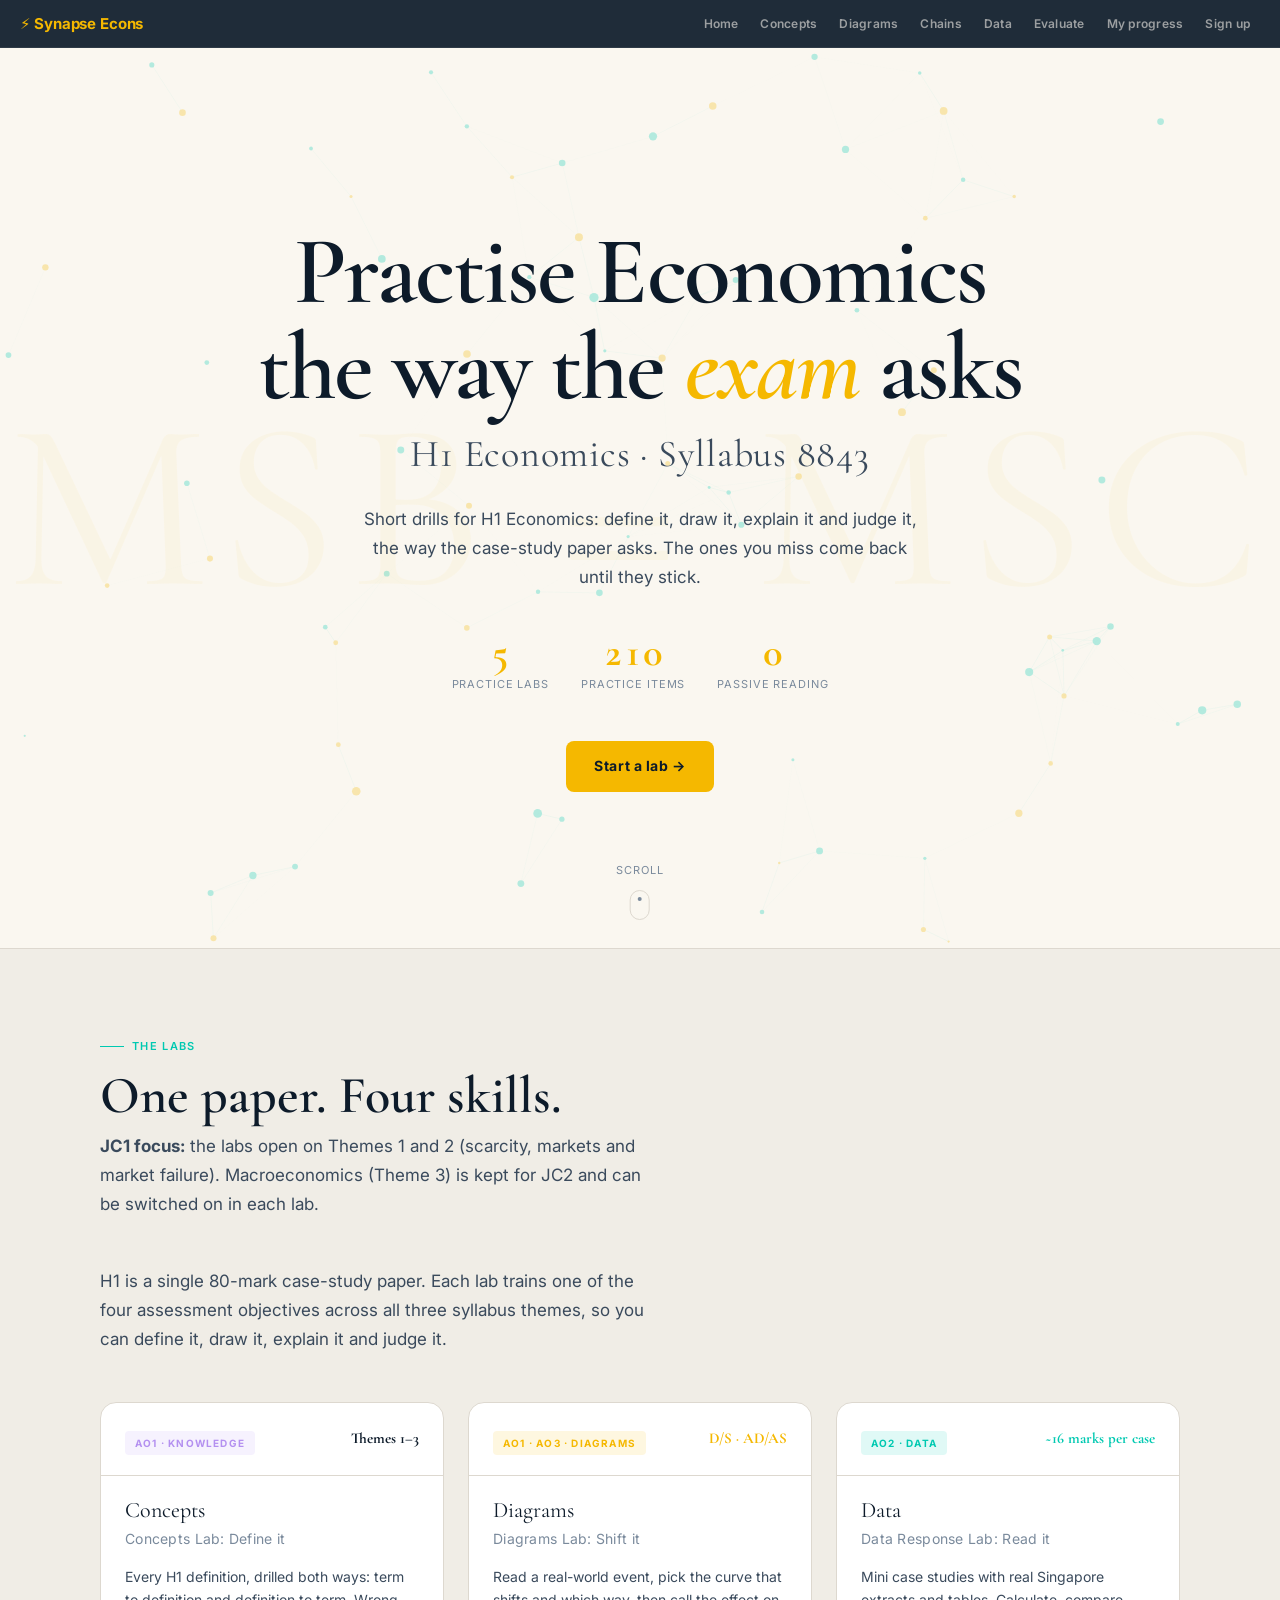
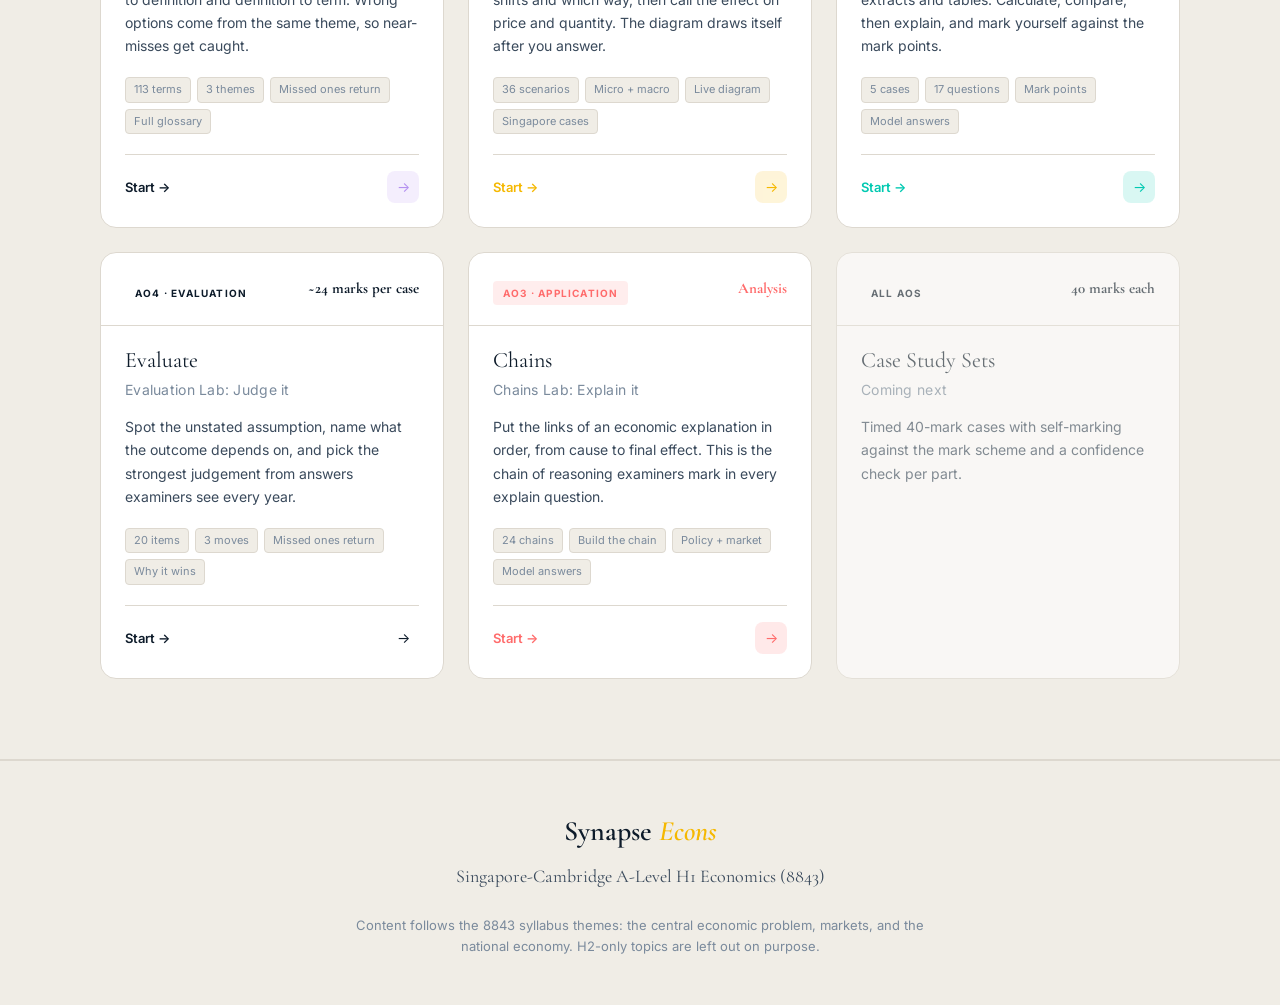
<file: index.html>
<!DOCTYPE html>
<html lang="en-SG">
<head>
<meta charset="UTF-8">
<meta name="viewport" content="width=device-width,initial-scale=1,viewport-fit=cover">
<meta name="description" content="Short drills for Singapore A-Level H1 Economics (8843): define it, draw it, explain it and judge it.">
<meta property="og:title" content="Synapse Econs">
<meta property="og:description" content="Short drills for Singapore A-Level H1 Economics (8843): define it, draw it, explain it and judge it.">
<meta property="og:type" content="website">
<link rel="icon" href="favicon.svg" type="image/svg+xml">

<style id="nav-shared">
#site-nav{
  position:sticky;top:0;z-index:100;
  background:rgba(13,27,42,0.92);
  backdrop-filter:blur(12px);
  -webkit-backdrop-filter:blur(12px);
  border-bottom:1px solid rgba(255,255,255,0.07);
  padding:0 20px;
  display:flex;align-items:center;gap:0;
  height:48px;
  font-family:'Inter','Catamaran',system-ui,sans-serif;
}
.nav-logo{
  font-size:15px;font-weight:700;color:#F5B800;
  text-decoration:none;letter-spacing:-0.01em;
  margin-right:auto;white-space:nowrap;
  font-family:'Inter',system-ui,sans-serif;
}
.nav-links{display:flex;gap:2px;overflow-x:auto;scrollbar-width:none}
.nav-links::-webkit-scrollbar{display:none}
.nav-links a{
  font-size:12px;font-weight:600;
  color:rgba(240,237,230,0.6);
  text-decoration:none;
  padding:6px 10px;border-radius:6px;
  white-space:nowrap;
  transition:color .15s,background .15s;
  letter-spacing:0.02em;
  font-family:'Inter',system-ui,sans-serif;
}
.nav-links a:hover{color:#F0EDE6;background:rgba(255,255,255,0.08)}
.nav-links a.active{color:#F5B800;background:rgba(245,184,0,0.1)}
@media(max-width:480px){
  .nav-logo{font-size:13px;margin-right:12px}
  .nav-links a{font-size:11px;padding:5px 8px}
}
/* Override nav bg for light pages */
body.light-nav #site-nav{
  background:rgba(250,247,240,0.95);
  border-bottom:1px solid #DDD8CF;
}
body.light-nav .nav-logo{color:#A8741A}
body.light-nav .nav-links a{color:rgba(21,48,46,0.5)}
body.light-nav .nav-links a:hover{color:#15302E;background:rgba(0,0,0,0.05)}
body.light-nav .nav-links a.active{color:#A8741A;background:rgba(168,116,26,0.1)}
</style>

<title>Synapse Econs</title>
<link rel="preconnect" href="https://fonts.googleapis.com">
<link rel="preconnect" href="https://fonts.gstatic.com" crossorigin>
<link rel="stylesheet" href="https://fonts.googleapis.com/css2?family=Cormorant+Garamond:ital,wght@0,400;0,500;0,600;0,700;1,400;1,600&family=Inter:wght@300;400;500;600;700&display=swap">
<style>
/* ─── TOKENS ─────────────────────────────────────────── */
:root {
  --bg:         #0D1B2A;
  --bg2:        #132233;
  --card:       #1A2E42;
  --card2:      #1F3550;
  --border:     #2A4060;
  --gold:       #F5B800;
  --gold-soft:  #C99500;
  --teal:       #00C9B1;
  --teal-soft:  #009E8D;
  --text:       #F0EDE6;
  --text2:      #A8B8C8;
  --text3:      #6A7D90;
  --cream:      #FAF7F0;
  --red:        #FF6B6B;
  --green:      #52E3A1;
  color-scheme: dark;
}
@media (prefers-color-scheme: light) {
  :root:not([data-theme="dark"]) {
    --bg:         #FAF7F0;
    --bg2:        #F0EDE6;
    --card:       #FFFFFF;
    --card2:      #F5F2EB;
    --border:     #DDD8CF;
    --text:       #0D1B2A;
    --text2:      #3A4A5C;
    --text3:      #7A8A9C;
    color-scheme: light;
  }
}
:root[data-theme="light"] {
  --bg:         #FAF7F0;
  --bg2:        #F0EDE6;
  --card:       #FFFFFF;
  --card2:      #F5F2EB;
  --border:     #DDD8CF;
  --text:       #0D1B2A;
  --text2:      #3A4A5C;
  --text3:      #7A8A9C;
  color-scheme: light;
}

/* ─── RESET & BASE ───────────────────────────────────── */
*, *::before, *::after { box-sizing: border-box; margin: 0; padding: 0; }
html { scroll-behavior: smooth; }
body {
  background: var(--bg);
  color: var(--text);
  font-family: 'Inter', system-ui, sans-serif;
  font-size: 16px;
  line-height: 1.6;
  min-height: 100%;
  overflow-x: hidden;
}
.tamil { font-family: 'Cormorant Garamond', serif; }
.display { font-family: 'Cormorant Garamond', Georgia, serif; }

/* ─── HERO ───────────────────────────────────────────── */
.hero {
  position: relative;
  min-height: 100svh;
  display: flex;
  flex-direction: column;
  align-items: center;
  justify-content: center;
  text-align: center;
  padding: 80px 24px 60px;
  overflow: hidden;
}

#neural-canvas {
  position: absolute;
  inset: 0;
  width: 100%;
  height: 100%;
  opacity: 0.35;
}

.hero-badge {
  position: relative;
  display: inline-flex;
  align-items: center;
  gap: 8px;
  font-size: 11px;
  font-weight: 600;
  letter-spacing: 0.12em;
  text-transform: uppercase;
  color: var(--teal);
  border: 1px solid var(--teal);
  border-radius: 100px;
  padding: 5px 14px;
  margin-bottom: 28px;
}
.hero-badge::before {
  content: '';
  width: 6px; height: 6px;
  border-radius: 50%;
  background: var(--teal);
  animation: pulse-dot 2s ease-in-out infinite;
}
@keyframes pulse-dot {
  0%,100% { opacity: 1; transform: scale(1); }
  50% { opacity: 0.4; transform: scale(0.7); }
}

.hero-tamil-bg {
  position: absolute;
  font-family: 'Cormorant Garamond', serif;
  font-size: clamp(120px, 20vw, 240px);
  color: var(--gold);
  opacity: 0.04;
  letter-spacing: 0.05em;
  line-height: 1;
  pointer-events: none;
  user-select: none;
  white-space: nowrap;
}

.hero-title {
  position: relative;
  font-family: 'Cormorant Garamond', Georgia, serif;
  font-size: clamp(48px, 9vw, 96px);
  font-weight: 600;
  line-height: 1.0;
  letter-spacing: -0.02em;
  color: var(--text);
  text-wrap: balance;
  margin-bottom: 8px;
}
.hero-title em {
  font-style: italic;
  color: var(--gold);
}

.hero-subtitle-tamil {
  position: relative;
  font-family: 'Cormorant Garamond', serif;
  font-size: clamp(22px, 4vw, 38px);
  color: var(--text2);
  margin-bottom: 20px;
  letter-spacing: 0.02em;
}

.hero-desc {
  position: relative;
  max-width: 560px;
  font-size: clamp(15px, 2vw, 17px);
  color: var(--text2);
  line-height: 1.7;
  margin-bottom: 40px;
}

.hero-stats {
  position: relative;
  display: flex;
  gap: 32px;
  justify-content: center;
  flex-wrap: wrap;
  margin-bottom: 48px;
}
.stat {
  text-align: center;
}
.stat-num {
  font-family: 'Cormorant Garamond', serif;
  font-size: 40px;
  font-weight: 700;
  color: var(--gold);
  line-height: 1;
  font-variant-numeric: tabular-nums;
}
.stat-label {
  font-size: 11px;
  color: var(--text3);
  letter-spacing: 0.08em;
  text-transform: uppercase;
  margin-top: 4px;
}

.hero-cta {
  position: relative;
  display: flex;
  gap: 12px;
  flex-wrap: wrap;
  justify-content: center;
}
.btn-primary {
  display: inline-flex;
  align-items: center;
  gap: 8px;
  background: var(--gold);
  color: #0D1B2A;
  font-weight: 700;
  font-size: 14px;
  letter-spacing: 0.04em;
  padding: 14px 28px;
  border-radius: 8px;
  text-decoration: none;
  transition: transform 0.15s, box-shadow 0.15s;
}
.btn-primary:hover { transform: translateY(-2px); box-shadow: 0 8px 24px rgba(245,184,0,0.3); }
.btn-secondary {
  display: inline-flex;
  align-items: center;
  gap: 8px;
  background: transparent;
  color: var(--text);
  font-weight: 500;
  font-size: 14px;
  padding: 14px 28px;
  border-radius: 8px;
  border: 1px solid var(--border);
  text-decoration: none;
  transition: border-color 0.15s, background 0.15s;
}
.btn-secondary:hover { border-color: var(--text2); background: var(--card); }

/* ─── SCROLL ARROW ───────────────────────────────────── */
.scroll-hint {
  position: absolute;
  bottom: 28px;
  left: 50%;
  transform: translateX(-50%);
  display: flex;
  flex-direction: column;
  align-items: center;
  gap: 6px;
  color: var(--text3);
  font-size: 11px;
  letter-spacing: 0.1em;
  text-transform: uppercase;
}
.scroll-arrow {
  width: 20px;
  height: 30px;
  border: 1px solid var(--border);
  border-radius: 10px;
  position: relative;
  margin-top: 4px;
}
.scroll-arrow::after {
  content: '';
  position: absolute;
  width: 4px; height: 4px;
  background: var(--text3);
  border-radius: 50%;
  left: 50%; top: 6px;
  transform: translateX(-50%);
  animation: scroll-dot 1.5s ease-in-out infinite;
}
@keyframes scroll-dot {
  0%   { top: 6px; opacity: 1; }
  80%  { top: 16px; opacity: 0.2; }
  100% { top: 6px; opacity: 1; }
}

/* ─── SECTIONS ───────────────────────────────────────── */
section { padding: 80px 24px; }
.section-inner { max-width: 1080px; margin: 0 auto; }

.eyebrow {
  display: inline-flex;
  align-items: center;
  gap: 8px;
  font-size: 11px;
  font-weight: 600;
  letter-spacing: 0.12em;
  text-transform: uppercase;
  color: var(--teal);
  margin-bottom: 12px;
}
.eyebrow::before {
  content: '';
  display: block;
  width: 24px; height: 1px;
  background: var(--teal);
}
.section-title {
  font-family: 'Cormorant Garamond', serif;
  font-size: clamp(32px, 5vw, 52px);
  font-weight: 600;
  line-height: 1.1;
  color: var(--text);
  text-wrap: balance;
  margin-bottom: 16px;
}
.section-lead {
  font-size: 17px;
  color: var(--text2);
  max-width: 560px;
  line-height: 1.7;
  margin-bottom: 48px;
}

/* ─── LABS GRID ──────────────────────────────────────── */
.labs-grid {
  display: grid;
  grid-template-columns: repeat(auto-fill, minmax(280px, 1fr));
  gap: 24px;
  margin-top: 48px;
}
.lab-card {
  background: var(--card);
  border: 1px solid var(--border);
  border-radius: 16px;
  overflow: hidden;
  text-decoration: none;
  color: inherit;
  display: flex;
  flex-direction: column;
  transition: transform 0.2s, box-shadow 0.2s, border-color 0.2s;
}
.lab-card:hover {
  transform: translateY(-4px);
  box-shadow: 0 16px 40px rgba(0,0,0,0.25);
}
.lab-card[data-accent="gold"]:hover { border-color: var(--gold); }
.lab-card[data-accent="teal"]:hover { border-color: var(--teal); }
.lab-card[data-accent="red"]:hover  { border-color: var(--red); }
.lab-card[data-accent="green"]:hover{ border-color: var(--green); }

.lab-header {
  padding: 28px 24px 20px;
  border-bottom: 1px solid var(--border);
  display: flex;
  justify-content: space-between;
  align-items: flex-start;
}
.lab-section-tag {
  font-size: 10px;
  font-weight: 700;
  letter-spacing: 0.12em;
  text-transform: uppercase;
  padding: 4px 10px;
  border-radius: 4px;
}
.lab-card[data-accent="gold"] .lab-section-tag { color: var(--gold); background: rgba(245,184,0,0.12); }
.lab-card[data-accent="teal"] .lab-section-tag { color: var(--teal); background: rgba(0,201,177,0.12); }
.lab-card[data-accent="red"]  .lab-section-tag { color: var(--red);  background: rgba(255,107,107,0.12); }
.lab-card[data-accent="green"]. lab-section-tag { color: var(--green);background: rgba(82,227,161,0.12); }

.lab-marks {
  font-family: 'Cormorant Garamond', serif;
  font-size: 32px;
  font-weight: 700;
  line-height: 1;
}
.lab-card[data-accent="gold"] .lab-marks { color: var(--gold); }
.lab-card[data-accent="teal"] .lab-marks { color: var(--teal); }
.lab-card[data-accent="red"]  .lab-marks { color: var(--red); }
.lab-card[data-accent="green"].lab-marks { color: var(--green); }

.lab-marks span {
  font-family: 'Inter', sans-serif;
  font-size: 11px;
  font-weight: 500;
  color: var(--text3);
  letter-spacing: 0.05em;
  text-transform: uppercase;
  display: block;
  margin-top: 2px;
}

.lab-body { padding: 20px 24px 24px; flex: 1; display: flex; flex-direction: column; }
.lab-name-tamil {
  font-family: 'Cormorant Garamond', serif;
  font-size: 22px;
  color: var(--text);
  margin-bottom: 4px;
  line-height: 1.3;
}
.lab-name-en {
  font-size: 14px;
  color: var(--text3);
  margin-bottom: 14px;
  letter-spacing: 0.02em;
}
.lab-desc {
  font-size: 14px;
  color: var(--text2);
  line-height: 1.65;
  flex: 1;
  margin-bottom: 20px;
}
.lab-features {
  display: flex;
  flex-wrap: wrap;
  gap: 6px;
  margin-bottom: 20px;
}
.lab-feature {
  font-size: 11px;
  color: var(--text3);
  background: var(--bg2);
  border: 1px solid var(--border);
  border-radius: 4px;
  padding: 3px 8px;
}
.lab-action {
  display: flex;
  align-items: center;
  justify-content: space-between;
  padding-top: 16px;
  border-top: 1px solid var(--border);
}
.lab-action-text {
  font-size: 13px;
  font-weight: 600;
  color: var(--text);
}
.lab-card[data-accent="gold"] .lab-action-text { color: var(--gold); }
.lab-card[data-accent="teal"] .lab-action-text { color: var(--teal); }
.lab-card[data-accent="red"]  .lab-action-text { color: var(--red); }
.lab-card[data-accent="green"].lab-action-text { color: var(--green); }
.lab-arrow {
  width: 32px; height: 32px;
  border-radius: 8px;
  display: flex; align-items: center; justify-content: center;
  font-size: 14px;
  transition: transform 0.2s;
}
.lab-card[data-accent="gold"] .lab-arrow { background: rgba(245,184,0,0.15); color: var(--gold); }
.lab-card[data-accent="teal"] .lab-arrow { background: rgba(0,201,177,0.15); color: var(--teal); }
.lab-card[data-accent="red"]  .lab-arrow { background: rgba(255,107,107,0.15); color: var(--red); }
.lab-card[data-accent="green"].lab-arrow { background: rgba(82,227,161,0.15); color: var(--green); }
.lab-card:hover .lab-arrow { transform: translateX(3px); }

/* ─── COMING SOON CARD ───────────────────────────────── */
.lab-card.coming-soon {
  opacity: 0.6;
  pointer-events: none;
  border-style: dashed;
}
.coming-soon .lab-action-text { color: var(--text3) !important; }
.coming-soon .lab-arrow { background: var(--card2) !important; color: var(--text3) !important; }

/* ─── HOW IT WORKS ───────────────────────────────────── */
.how-section { background: var(--bg2); border-top: 1px solid var(--border); border-bottom: 1px solid var(--border); }
.steps { display: grid; grid-template-columns: repeat(auto-fill, minmax(220px, 1fr)); gap: 2px; margin-top: 48px; border: 1px solid var(--border); border-radius: 16px; overflow: hidden; }
.step {
  background: var(--card);
  padding: 32px 24px;
  position: relative;
}
.step-num {
  font-family: 'Cormorant Garamond', serif;
  font-size: 52px;
  font-weight: 700;
  line-height: 1;
  color: var(--border);
  margin-bottom: 16px;
}
.step-title { font-size: 16px; font-weight: 700; color: var(--text); margin-bottom: 10px; }
.step-body { font-size: 14px; color: var(--text2); line-height: 1.65; }

/* ─── FOOTER ─────────────────────────────────────────── */
footer {
  background: var(--bg2);
  border-top: 1px solid var(--border);
  padding: 48px 24px;
  text-align: center;
}
.footer-inner { max-width: 600px; margin: 0 auto; }
.footer-logo {
  font-family: 'Cormorant Garamond', serif;
  font-size: 28px;
  font-weight: 600;
  color: var(--text);
  margin-bottom: 8px;
}
.footer-logo em { color: var(--gold); font-style: italic; }
.footer-tagline {
  font-family: 'Cormorant Garamond', serif;
  font-size: 18px;
  color: var(--text2);
  margin-bottom: 24px;
}
.footer-note { font-size: 13px; color: var(--text3); line-height: 1.65; }
.footer-links { display: flex; gap: 16px; justify-content: center; flex-wrap: wrap; margin-top: 32px; padding-top: 32px; border-top: 1px solid var(--border); }
.footer-links a { font-size: 13px; color: var(--text3); text-decoration: none; transition: color 0.15s; }
.footer-links a:hover { color: var(--text); }

/* ─── FADE IN OBSERVER ───────────────────────────────── */
.fade-in { opacity: 0; transform: translateY(20px); transition: opacity 0.6s ease, transform 0.6s ease; }
.fade-in.visible { opacity: 1; transform: none; }
@media (prefers-reduced-motion: reduce) {
  .fade-in { opacity: 1; transform: none; transition: none; }
}
</style>
</head>
<body>

<nav id="site-nav" aria-label="Synapse Econs navigation">
  <a class="nav-logo" href="index.html">⚡ Synapse Econs</a>
  <div class="nav-links">
    <a href="index.html" data-page="home">Home</a>
    <a href="concepts.html" data-page="concepts">Concepts</a>
    <a href="shifts.html" data-page="shifts">Diagrams</a>
    <a href="chains.html" data-page="chains">Chains</a>
    <a href="data.html" data-page="data">Data</a>
    <a href="evaluate.html" data-page="evaluate">Evaluate</a>
    <a href="progress.html" data-page="progress">My progress</a>
  </div>
</nav>
<script>
(function(){
  var p=document.currentScript.closest('body').querySelectorAll('[data-page]');
  var cur=location.pathname.split('/').pop().replace('.html','');
  if(!cur||cur==='')cur='home';
  p.forEach(function(a){if(a.dataset.page===cur)a.classList.add('active')});
})();
</script>

<!-- ═══ HERO ═══════════════════════════════════════════════════ -->
<div class="hero">
  <canvas id="neural-canvas" aria-hidden="true"></canvas>
  <div class="hero-tamil-bg" aria-hidden="true">MSB = MSC</div>

  <h1 class="hero-title">
    Practise Economics<br>the way the <em>exam</em> asks
  </h1>
  <p class="hero-subtitle-tamil">H1 Economics · Syllabus 8843</p>
  <p class="hero-desc">
    Short drills for H1 Economics: define it, draw it, explain it and judge it, the way the case-study paper asks. The ones you miss come back until they stick.
  </p>

  <div class="hero-stats">
    <div class="stat">
      <div class="stat-num" id="stat-labs">5</div>
      <div class="stat-label">practice labs</div>
    </div>
    <div class="stat">
      <div class="stat-num" id="stat-items">210</div>
      <div class="stat-label">practice items</div>
    </div>
    <div class="stat">
      <div class="stat-num">0</div>
      <div class="stat-label">passive reading</div>
    </div>
  </div>

  <div class="hero-cta">
    <a href="#labs" class="btn-primary">Start a lab →</a>
  </div>

  <div class="scroll-hint" aria-hidden="true">
    <span>scroll</span>
    <div class="scroll-arrow"></div>
  </div>
</div>

<!-- ═══ THE LABS ══════════════════════════════════════════════════ -->
<section id="labs" style="background:var(--bg2); border-top:1px solid var(--border); border-bottom:1px solid var(--border);">
  <div class="section-inner">
    <div class="eyebrow">The Labs</div>
    <h2 class="section-title fade-in">One paper. Four skills.</h2>
    <p class="section-lead fade-in" style="margin-top:-8px"><b>JC1 focus:</b> the labs open on Themes 1 and 2 (scarcity, markets and market failure). Macroeconomics (Theme 3) is kept for JC2 and can be switched on in each lab.</p>
    <p class="section-lead fade-in">H1 is a single 80-mark case-study paper. Each lab trains one of the four assessment objectives across all three syllabus themes, so you can define it, draw it, explain it and judge it.</p>
    <div class="labs-grid">
      <a href="concepts.html" class="lab-card fade-in" data-accent="purple">
        <div class="lab-header">
          <div class="lab-section-tag" style="color:#B490F0;background:rgba(180,144,240,0.12)">AO1 · Knowledge</div>
          <div class="lab-marks" style="font-size:15px">Themes 1–3</div>
        </div>
        <div class="lab-body">
          <div class="lab-name-tamil">Concepts</div>
          <div class="lab-name-en">Concepts Lab: Define it</div>
          <p class="lab-desc">Every H1 definition, drilled both ways: term to definition and definition to term. Wrong options come from the same theme, so near-misses get caught.</p>
          <div class="lab-features">
            <span class="lab-feature">113 terms</span><span class="lab-feature">3 themes</span><span class="lab-feature">Missed ones return</span><span class="lab-feature">Full glossary</span>
          </div>
          <div class="lab-action">
            <span class="lab-action-text">Start →</span>
            <div class="lab-arrow" style="background:rgba(180,144,240,0.15);color:#B490F0">→</div>
          </div>
        </div>
      </a>
      <a href="shifts.html" class="lab-card fade-in" data-accent="gold">
        <div class="lab-header">
          <div class="lab-section-tag">AO1 · AO3 · Diagrams</div>
          <div class="lab-marks" style="font-size:15px">D/S · AD/AS</div>
        </div>
        <div class="lab-body">
          <div class="lab-name-tamil">Diagrams</div>
          <div class="lab-name-en">Diagrams Lab: Shift it</div>
          <p class="lab-desc">Read a real-world event, pick the curve that shifts and which way, then call the effect on price and quantity. The diagram draws itself after you answer.</p>
          <div class="lab-features">
            <span class="lab-feature">36 scenarios</span><span class="lab-feature">Micro + macro</span><span class="lab-feature">Live diagram</span><span class="lab-feature">Singapore cases</span>
          </div>
          <div class="lab-action">
            <span class="lab-action-text">Start →</span>
            <div class="lab-arrow">→</div>
          </div>
        </div>
      </a>
      <a href="data.html" class="lab-card fade-in" data-accent="teal">
        <div class="lab-header">
          <div class="lab-section-tag">AO2 · Data</div>
          <div class="lab-marks" style="font-size:15px">~16 marks per case</div>
        </div>
        <div class="lab-body">
          <div class="lab-name-tamil">Data</div>
          <div class="lab-name-en">Data Response Lab: Read it</div>
          <p class="lab-desc">Mini case studies with real Singapore extracts and tables. Calculate, compare, then explain, and mark yourself against the mark points.</p>
          <div class="lab-features">
            <span class="lab-feature">5 cases</span><span class="lab-feature">17 questions</span><span class="lab-feature">Mark points</span><span class="lab-feature">Model answers</span>
          </div>
          <div class="lab-action">
            <span class="lab-action-text">Start →</span>
            <div class="lab-arrow">→</div>
          </div>
        </div>
      </a>
      <a href="evaluate.html" class="lab-card fade-in" data-accent="green">
        <div class="lab-header">
          <div class="lab-section-tag">AO4 · Evaluation</div>
          <div class="lab-marks" style="font-size:15px">~24 marks per case</div>
        </div>
        <div class="lab-body">
          <div class="lab-name-tamil">Evaluate</div>
          <div class="lab-name-en">Evaluation Lab: Judge it</div>
          <p class="lab-desc">Spot the unstated assumption, name what the outcome depends on, and pick the strongest judgement from answers examiners see every year.</p>
          <div class="lab-features">
            <span class="lab-feature">20 items</span><span class="lab-feature">3 moves</span><span class="lab-feature">Missed ones return</span><span class="lab-feature">Why it wins</span>
          </div>
          <div class="lab-action">
            <span class="lab-action-text">Start →</span>
            <div class="lab-arrow">→</div>
          </div>
        </div>
      </a>
      <a href="chains.html" class="lab-card fade-in" data-accent="red">
        <div class="lab-header">
          <div class="lab-section-tag">AO3 · Application</div>
          <div class="lab-marks" style="font-size:15px">Analysis</div>
        </div>
        <div class="lab-body">
          <div class="lab-name-tamil">Chains</div>
          <div class="lab-name-en">Chains Lab: Explain it</div>
          <p class="lab-desc">Put the links of an economic explanation in order, from cause to final effect. This is the chain of reasoning examiners mark in every explain question.</p>
          <div class="lab-features">
            <span class="lab-feature">24 chains</span><span class="lab-feature">Build the chain</span><span class="lab-feature">Policy + market</span><span class="lab-feature">Model answers</span>
          </div>
          <div class="lab-action">
            <span class="lab-action-text">Start →</span>
            <div class="lab-arrow">→</div>
          </div>
        </div>
      </a>
      <div class="lab-card fade-in" data-accent="purple" style="opacity:.6;cursor:default" aria-disabled="true">
        <div class="lab-header">
          <div class="lab-section-tag">All AOs</div>
          <div class="lab-marks" style="font-size:15px">40 marks each</div>
        </div>
        <div class="lab-body">
          <div class="lab-name-tamil">Case Study Sets</div>
          <div class="lab-name-en">Coming next</div>
          <p class="lab-desc">Timed 40-mark cases with self-marking against the mark scheme and a confidence check per part.</p>
        </div>
      </div>
    </div>
  </div>
</section>

<footer>
  <div class="footer-inner">
    <div class="footer-logo">Synapse <em>Econs</em></div>
    <div class="footer-tagline">Singapore-Cambridge A-Level H1 Economics (8843)</div>
    <p class="footer-note">Content follows the 8843 syllabus themes: the central economic problem, markets, and the national economy. H2-only topics are left out on purpose.</p>
  </div>
</footer>

<!-- ═══ NEURAL CANVAS ════════════════════════════════════════════ -->
<script>
(function() {
  const canvas = document.getElementById('neural-canvas');
  const ctx = canvas.getContext('2d');
  let W, H, nodes = [], animId;

  function resize() {
    W = canvas.offsetWidth;
    H = canvas.offsetHeight;
    canvas.width = W * devicePixelRatio;
    canvas.height = H * devicePixelRatio;
    ctx.scale(devicePixelRatio, devicePixelRatio);
  }

  function mkNode() {
    return {
      x: Math.random() * W,
      y: Math.random() * H,
      vx: (Math.random() - 0.5) * 0.3,
      vy: (Math.random() - 0.5) * 0.3,
      r: Math.random() * 2.5 + 1,
      pulse: Math.random() * Math.PI * 2,
      col: Math.random() > 0.6 ? '#F5B800' : '#00C9B1'
    };
  }

  function init() {
    resize();
    const count = Math.min(Math.floor(W * H / 9000), 80);
    nodes = Array.from({ length: count }, mkNode);
  }

  function draw(ts) {
    ctx.clearRect(0, 0, W, H);
    const t = ts * 0.001;

    // edges
    for (let i = 0; i < nodes.length; i++) {
      for (let j = i + 1; j < nodes.length; j++) {
        const dx = nodes[i].x - nodes[j].x;
        const dy = nodes[i].y - nodes[j].y;
        const dist = Math.sqrt(dx*dx + dy*dy);
        if (dist < 130) {
          const alpha = (1 - dist/130) * 0.22;
          ctx.strokeStyle = `rgba(0,201,177,${alpha})`;
          ctx.lineWidth = 0.8;
          ctx.beginPath();
          ctx.moveTo(nodes[i].x, nodes[i].y);
          ctx.lineTo(nodes[j].x, nodes[j].y);
          ctx.stroke();
        }
      }
    }

    // nodes
    nodes.forEach(n => {
      n.x += n.vx; n.y += n.vy; n.pulse += 0.04;
      if (n.x < 0 || n.x > W) n.vx *= -1;
      if (n.y < 0 || n.y > H) n.vy *= -1;
      const glow = Math.sin(n.pulse) * 0.5 + 0.5;
      ctx.beginPath();
      ctx.arc(n.x, n.y, n.r * (1 + glow * 0.4), 0, Math.PI * 2);
      ctx.fillStyle = n.col + 'CC';
      ctx.fill();
    });

    animId = requestAnimationFrame(draw);
  }

  init();
  window.addEventListener('resize', () => { init(); });
  requestAnimationFrame(draw);
})();
</script>

<!-- ═══ INTERSECTION OBSERVER (fade-in) ════════════════════════ -->
<script>
(function() {
  if (!window.IntersectionObserver) {
    document.querySelectorAll('.fade-in').forEach(el => el.classList.add('visible'));
    return;
  }
  const observer = new IntersectionObserver((entries) => {
    entries.forEach(e => {
      if (e.isIntersecting) {
        e.target.classList.add('visible');
        observer.unobserve(e.target);
      }
    });
  }, { threshold: 0.1, rootMargin: '0px 0px -40px 0px' });
  document.querySelectorAll('.fade-in').forEach(el => observer.observe(el));
})();
</script>
<script src="assets/config.js"></script>
<script src="assets/track.js" defer></script>
<script src="assets/pay.js" defer></script>
</body>
</html>
</file>
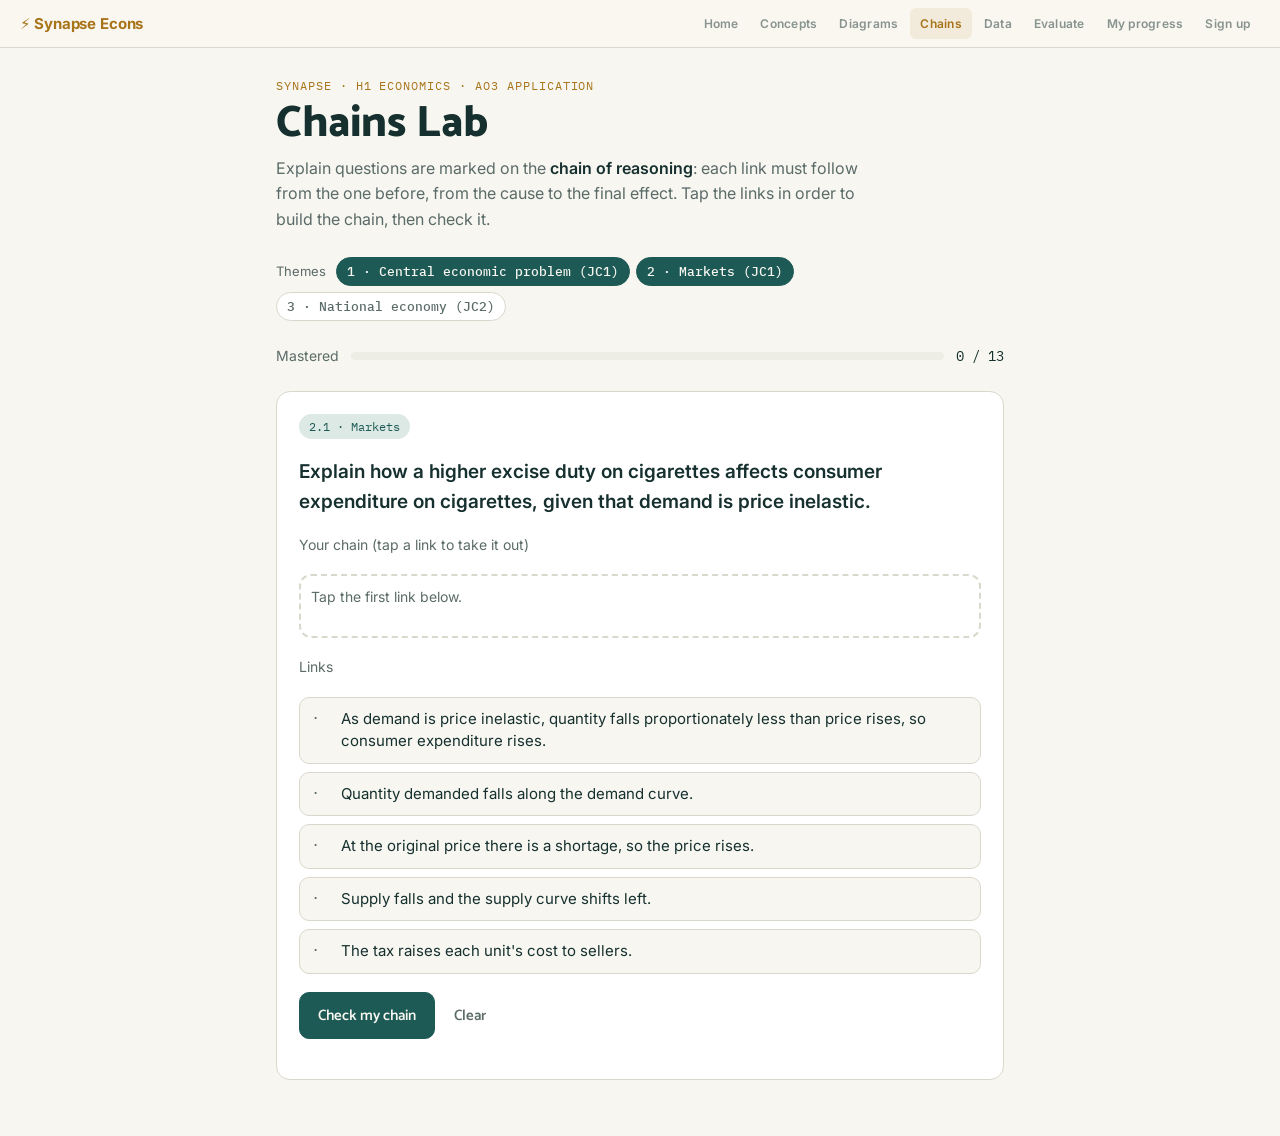
<file: chains.html>
<!DOCTYPE html>
<html lang="en-SG">
<head>
<meta charset="UTF-8">
<meta name="viewport" content="width=device-width,initial-scale=1,viewport-fit=cover">
<meta name="description" content="Build the chain of reasoning for H1 Economics explain questions, link by link.">
<meta property="og:title" content="Synapse Chains Lab">
<meta property="og:description" content="Build the chain of reasoning for H1 Economics explain questions, link by link.">
<meta property="og:type" content="website">
<link rel="icon" href="favicon.svg" type="image/svg+xml">
<title>Synapse Chains Lab</title>
<link rel="preconnect" href="https://fonts.googleapis.com">
<link rel="preconnect" href="https://fonts.gstatic.com" crossorigin>
<link rel="stylesheet" href="https://fonts.googleapis.com/css2?family=Catamaran:wght@500;700;800&family=Inter:wght@400;500;600&family=IBM+Plex+Mono:wght@500&display=swap">
<link rel="stylesheet" href="assets/lab.css">
</head>
<body class="light-nav">

<nav id="site-nav" aria-label="Synapse Econs navigation">
  <a class="nav-logo" href="index.html">⚡ Synapse Econs</a>
  <div class="nav-links">
    <a href="index.html" data-page="home">Home</a>
    <a href="concepts.html" data-page="concepts">Concepts</a>
    <a href="shifts.html" data-page="shifts">Diagrams</a>
    <a href="chains.html" data-page="chains">Chains</a>
    <a href="data.html" data-page="data">Data</a>
    <a href="evaluate.html" data-page="evaluate">Evaluate</a>
    <a href="progress.html" data-page="progress">My progress</a>
  </div>
</nav>
<script>
(function(){
  var p=document.currentScript.closest('body').querySelectorAll('[data-page]');
  var cur=location.pathname.split('/').pop().replace('.html','');
  if(!cur||cur==='')cur='home';
  p.forEach(function(a){if(a.dataset.page===cur)a.classList.add('active')});
})();
</script>

<div class="wrap">
  <header>
    <div class="eyebrow">Synapse · H1 Economics · AO3 Application</div>
    <h1>Chains Lab</h1>
    <p class="lede">Explain questions are marked on the <b>chain of reasoning</b>: each link must follow from the one before, from the cause to the final effect. Tap the links in order to build the chain, then check it.</p>
  </header>

  <div class="levels" id="themes"><span class="lab">Themes</span></div>
  <div class="meter"><span>Mastered</span><div class="bar"><i class="mbar"></i></div><span class="num mnum"></span></div>
  <div class="card" id="dcard"></div>
</div>

<script>
const esc=t=>String(t).replace(/[&<>"]/g,c=>({"&":"&amp;","<":"&lt;",">":"&gt;",'"':"&quot;"}[c]));
const shuffle=a=>{a=a.slice();for(let i=a.length-1;i>0;i--){const j=Math.random()*(i+1)|0;[a[i],a[j]]=[a[j],a[i]]}return a};
const pick=a=>a[Math.random()*a.length|0];
const ARCH=(()=>{try{return new URLSearchParams(location.search).get('view')==='architect'||localStorage.getItem('synapse-architect')==='1'}catch(e){return false}})();
const CHAINS=[
 {k:"2.1",q:"Explain how a higher excise duty on cigarettes affects consumer expenditure on cigarettes, given that demand is price inelastic.",x:[
  "The tax raises each unit's cost to sellers.",
  "Supply falls and the supply curve shifts left.",
  "At the original price there is a shortage, so the price rises.",
  "Quantity demanded falls along the demand curve.",
  "As demand is price inelastic, quantity falls proportionately less than price rises, so consumer expenditure rises."]},
 {k:"2.1",q:"Explain how the price mechanism responds to a rise in demand for electric vehicles.",x:[
  "Demand rises and creates a shortage at the original price.",
  "The price of EVs rises, signalling that consumers want more of them.",
  "Higher prices raise expected profits, giving firms an incentive to produce more.",
  "Resources move into EV production from other uses.",
  "The higher price also rations the available EVs among buyers willing and able to pay."]},
 {k:"2.1",q:"Explain how a maximum rent set below equilibrium affects the rental housing market.",x:[
  "The government sets the maximum rent below the equilibrium rent.",
  "Quantity demanded rises while quantity supplied falls.",
  "A shortage of rental housing results.",
  "Price can no longer ration, so units go by queues, ballots or connections.",
  "Some low-income tenants still cannot find housing, and illegal side payments may appear."]},
 {k:"2.1",q:"Explain how a minimum wage set above the equilibrium wage affects low-wage workers.",x:[
  "The minimum wage is set above the equilibrium wage.",
  "Firms demand less labour as it is now dearer.",
  "More people want to work at the higher wage, so labour supplied rises.",
  "A surplus of labour appears: unemployment among low-wage workers.",
  "Workers who keep their jobs earn more, which improves equity for them."]},
 {k:"2.2",q:"Explain why a free market over-produces goods that generate pollution.",x:[
  "Producers decide output where MPB = MPC, ignoring third parties.",
  "Production imposes an external cost (MEC) on third parties, such as poorer air quality.",
  "So MSC lies above MPC.",
  "Market output exceeds the social optimum where MSB = MSC.",
  "Too many resources go to the good, creating a deadweight loss: market failure."]},
 {k:"2.2",q:"Explain why a free market under-consumes education.",x:[
  "Individuals consume education where MPB = MPC.",
  "Education gives external benefits (MEB), such as a more productive workforce.",
  "So MSB lies above MPB.",
  "Market output is below the social optimum where MSB = MSC.",
  "Too few resources go to education, creating a deadweight loss: market failure."]},
 {k:"2.2",q:"Explain why the free market will not provide street lighting.",x:[
  "Street lighting is non-excludable: non-payers cannot be stopped from benefiting.",
  "Consumers free-ride and do not reveal their willingness to pay.",
  "Firms cannot charge or make a profit from providing it.",
  "It is also non-rivalrous, so it is efficient for all to use it once it exists.",
  "The market fails to provide it at all, so the government provides it directly, funded by taxes."]},
 {k:"2.2",q:"Explain why people may consume too little health screening without government help.",x:[
  "People under-estimate the benefit of early detection: information failure.",
  "Their perceived MPB is below the true MPB.",
  "They consume less than the amount that best serves their own interest.",
  "Society also loses the external benefit of a healthier workforce.",
  "Consumption is below the social optimum, creating a deadweight loss."]},
 {k:"2.3",q:"Explain how a per-unit tax can correct over-production of a good with a negative externality.",x:[
  "The government sets a tax equal to the MEC at the social optimum.",
  "Producers' costs rise, so the MPC curve shifts up to the MSC.",
  "Producers now take the external cost into account.",
  "Output falls to where MSB = MSC.",
  "The deadweight loss is removed and allocative efficiency is restored."]},
 {k:"2.3",q:"Explain how a subsidy on vaccinations moves consumption towards the social optimum.",x:[
  "The government pays producers a subsidy for each vaccination given.",
  "Costs of providing vaccinations fall, so supply shifts right.",
  "The price to consumers falls.",
  "Quantity demanded rises along the demand curve.",
  "Consumption moves towards the social optimum, reducing the deadweight loss."]},
 {k:"2.3",q:"Explain how tradeable permits limit carbon emissions at the lowest cost.",x:[
  "The government caps total emissions and issues permits up to the cap.",
  "Firms that can cut emissions cheaply do so and sell their spare permits.",
  "Firms with high costs of cutting emissions buy permits instead.",
  "Emissions are cut where it is cheapest to do so.",
  "Total pollution is held at the cap, and firms have an ongoing incentive to adopt cleaner technology."]},
 {k:"2.3",q:"Explain how public education reduces the over-consumption of sugary drinks.",x:[
  "Consumers under-estimate the health costs of sugary drinks.",
  "A campaign gives them accurate information on those costs.",
  "Their perceived benefit falls closer to the true benefit.",
  "Demand for sugary drinks falls.",
  "Consumption moves towards the social optimum, though change may be slow."]},
 {k:"1.1",q:"Explain the opportunity cost of higher government healthcare spending for an ageing population.",x:[
  "The government's budget is limited: resources are scarce.",
  "Spending more on healthcare means choosing to allocate funds there.",
  "Less is then available for other uses such as education or defence.",
  "The opportunity cost is the next best use of those funds that is forgone.",
  "The government must weigh this trade-off against the benefits of better healthcare."]},
 {k:"3.4",q:"Explain how expansionary fiscal policy can reduce demand-deficient unemployment.",x:[
  "The government raises spending on infrastructure.",
  "Government spending (G) rises, so AD shifts right.",
  "Firms raise output and hire more workers to meet the extra demand.",
  "Higher incomes raise consumption, a multiplied rise in national income.",
  "Real output rises and demand-deficient unemployment falls."]},
 {k:"3.3",q:"Explain how strong demand can cause demand-pull inflation.",x:[
  "Rising consumer confidence and export demand increase spending.",
  "AD shifts right.",
  "The economy is near full employment, so output cannot rise much further.",
  "Firms compete for scarce resources and raise prices.",
  "The general price level rises: demand-pull inflation."]},
 {k:"3.3",q:"Explain how a rise in world oil prices can cause cost-push inflation in Singapore.",x:[
  "World oil prices rise sharply.",
  "Firms' costs of production rise, as oil is a key input.",
  "AS shifts left.",
  "The general price level rises while real output falls.",
  "This is cost-push inflation, with higher unemployment too."]},
 {k:"3.4",q:"Explain how MAS can use the exchange rate to dampen imported inflation.",x:[
  "MAS allows the S$NEER to appreciate at a faster rate.",
  "Imports become cheaper in S$ terms.",
  "Costs of imported inputs and consumer goods fall.",
  "Cost-push pressure eases and AS is helped.",
  "The general price level rises less: imported inflation is dampened."]},
 {k:"3.4",q:"Explain how SkillsFuture can raise Singapore's potential growth.",x:[
  "The government subsidises training for workers.",
  "Workers gain new skills, raising the quality of labour.",
  "Labour productivity rises.",
  "Productive capacity rises, so AS shifts right.",
  "Potential growth rises and structural unemployment falls."]},
 {k:"3.3",q:"Explain how a global recession can raise unemployment in Singapore.",x:[
  "Incomes in Singapore's trading partners fall.",
  "Demand for Singapore's exports falls.",
  "AD shifts left.",
  "Firms cut output and need fewer workers.",
  "Demand-deficient unemployment rises."]},
 {k:"3.3",q:"Explain how automation can cause structural unemployment.",x:[
  "Firms adopt technology that automates tasks such as checkout.",
  "Demand for workers with those skills falls.",
  "Displaced workers lack the skills new jobs require.",
  "This occupational immobility prevents them from filling vacancies.",
  "Unemployment persists due to the mismatch: structural unemployment."]},
 {k:"3.2",q:"Explain how inflation can lower the material standard of living.",x:[
  "The general price level rises faster than nominal incomes.",
  "Real incomes fall.",
  "Households can afford fewer goods and services.",
  "The material standard of living falls.",
  "Those on fixed incomes, such as retirees, are hit hardest."]},
 {k:"3.4",q:"Explain how transfer payments can support inclusive growth.",x:[
  "The government collects more tax from higher-income groups.",
  "It gives transfers such as GST Vouchers and Workfare to lower-income households.",
  "Disposable incomes of poorer households rise relative to richer ones.",
  "The income gap narrows and the Gini coefficient falls.",
  "The benefits of growth are shared more widely: more inclusive growth."]},
 {k:"3.4",q:"Explain how a cut in interest rates raises output in an economy that uses interest-rate policy.",x:[
  "The central bank lowers interest rates.",
  "The cost of borrowing falls.",
  "Firms invest more and households borrow to consume more.",
  "AD shifts right.",
  "Real output and employment rise."]},
 {k:"3.1",q:"Explain how trade affects Singapore's standard of living through AD and AS.",x:[
  "Strong external demand raises Singapore's exports.",
  "Net exports rise, so AD rises.",
  "Imports of cheaper inputs and capital goods lower firms' costs and raise capacity.",
  "AS also rises.",
  "Real national income per capita rises, raising the material standard of living."]}
];

const THEME_NAMES={1:"Central economic problem",2:"Markets",3:"National economy"};
const YEAR={1:"JC1",2:"JC1",3:"JC2"};
CHAINS.forEach((v,i)=>{v.id=i;v.th=+v.k[0]});
const KEY='synapse-econs-chains-v2';let st={box:{},th:[1,2]};
try{const s=JSON.parse(localStorage.getItem(KEY)||'null');if(s&&s.box)st=Object.assign(st,s)}catch(e){}
const save=()=>{try{localStorage.setItem(KEY,JSON.stringify(st))}catch(e){}};
const MASTER=3;const pool=()=>CHAINS.filter(v=>st.th.includes(v.th));
const thEl=document.getElementById('themes');
[1,2,3].forEach(t=>{const b=document.createElement('button');b.className='lv';b.textContent=`${t} · ${THEME_NAMES[t]} (${YEAR[t]})`;b.setAttribute('aria-pressed',st.th.includes(t));
  b.onclick=()=>{const on=st.th.includes(t);if(on&&st.th.length===1)return;st.th=on?st.th.filter(x=>x!==t):[...st.th,t].sort();b.setAttribute('aria-pressed',!on);save();meter();startDrill()};thEl.appendChild(b)});
/* mastered count for the My progress page */
function synM(k,m,n){try{const K='synapse-econs-mastery-v1',p=JSON.parse(localStorage.getItem(K)||'{}')||{};p[k]={m:m,n:n,at:Date.now()};localStorage.setItem(K,JSON.stringify(p))}catch(e){}}
function meter(){synM('chains',CHAINS.filter(v=>(st.box[v.id]||0)>=MASTER).length,CHAINS.length);const P=pool(),m=P.filter(v=>(st.box[v.id]||0)>=MASTER).length;
  document.querySelector('.mbar').style.width=(P.length?m/P.length*100:0)+'%';document.querySelector('.mnum').textContent=`${m} / ${P.length}`}

let dq=[],cur=null,round={seen:0,first:0},firstSet=new Set();
function startDrill(){dq=shuffle(pool()).sort((a,b)=>(st.box[a.id]||0)-(st.box[b.id]||0)).slice(0,6);round={seen:0,first:0};firstSet=new Set();next()}
function next(){
  const el=document.getElementById('dcard');
  if(!dq.length){window.synTrack&&synTrack('round',{lab:'chains',score:round.first,of:round.seen});
    const P=pool(),m=P.filter(v=>(st.box[v.id]||0)>=MASTER).length;
    el.innerHTML=`<div class="chips"><span class="chip">Round complete</span></div><div class="score">${round.first} / ${round.seen}<small>chains right on the first try</small></div>
      <p class="hint">${m} of ${P.length} chains mastered in the selected themes.</p><div class="row"><button class="btn primary" id="again">Next round</button></div>`;
    document.getElementById('again').onclick=startDrill;return}
  const v=dq.shift();let order=shuffle(v.x.map((_,i)=>i));
  while(v.x.length>1&&order.every((o,i)=>o===i))order=shuffle(order);
  cur={v,order,placed:[],done:false};render();
}
function render(){
  const {v,order,placed,done}=cur,el=document.getElementById('dcard');
  el.innerHTML=`<div class="chips"><span class="chip">${v.k} · ${THEME_NAMES[v.th]}</span>${ARCH?`<span class="arch">id ${v.id} · box ${st.box[v.id]||0}</span>`:''}</div>
    <p class="prompt">${esc(v.q)}</p>
    <p class="hint" style="margin:0">Your chain${done?'':' (tap a link to take it out)'}</p>
    <div class="steps slots" id="slots">${placed.length?placed.map((i,p)=>`<button class="step placed${done?(i===p?' good':' bad'):''}" data-i="${i}" ${done?'disabled':''}><span class="k">${p+1}</span>${esc(v.x[i])}</button>`).join(''):'<span class="hint">Tap the first link below.</span>'}</div>
    ${done?'':`<p class="hint" style="margin:0">Links</p><div class="steps pool">${order.map(i=>`<button class="step" data-i="${i}" ${placed.includes(i)?'disabled':''}><span class="k">·</span>${esc(v.x[i])}</button>`).join('')}</div>
    <div class="row"><button class="btn primary" id="chk" ${placed.length<v.x.length?'disabled':''}>Check my chain</button><button class="btn ghost" id="clr">Clear</button></div>`}
    <div id="fb"></div>`;
  if(done)return;
  el.querySelectorAll('.pool .step').forEach(b=>b.onclick=()=>{if(window.synAllow&&!synAllow('chains:'+cur.v.id,()=>b.click()))return;cur.placed.push(+b.dataset.i);render()});
  el.querySelectorAll('#slots .step').forEach(b=>b.onclick=()=>{cur.placed=cur.placed.filter(i=>i!==+b.dataset.i);render()});
  document.getElementById('clr').onclick=()=>{cur.placed=[];render()};
  document.getElementById('chk').onclick=check;
}
function check(){
  const {v,placed}=cur;cur.done=true;const ok=placed.every((i,p)=>i===p);render();
  if(!firstSet.has(v.id)){firstSet.add(v.id);round.seen++;if(ok)round.first++}
  const model=`<ol style="margin:0;padding-left:20px;display:flex;flex-direction:column;gap:4px">${v.x.map(s=>`<li>${esc(s)}</li>`).join('')}</ol>`;
  const fb=document.getElementById('fb');
  if(ok){fb.innerHTML=`<div class="fb good"><h3>Every link in order.</h3><p class="ask">Were you sure, or did you guess?</p><div class="row"><button class="btn primary" id="s">I was sure</button><button class="btn" id="g">I guessed</button></div></div>`;
    document.getElementById('s').onclick=()=>{st.box[v.id]=Math.min(MASTER,(st.box[v.id]||0)+1);save();meter();next()};
    document.getElementById('g').onclick=()=>{st.box[v.id]=Math.max(1,st.box[v.id]||0);save();meter();dq.splice(Math.min(3,dq.length),0,v);next()};document.getElementById('s').focus();}
  else{st.box[v.id]=0;save();meter();dq.splice(Math.min(3,dq.length),0,v);
    const n=placed.filter((i,p)=>i===p).length;
    fb.innerHTML=`<div class="fb bad"><h3>${n} of ${v.x.length} links in the right place. The model chain:</h3>${model}<p class="ask">This chain comes back in three cards.</p><div class="row"><button class="btn primary" id="n">Next</button></div></div>`;
    document.getElementById('n').onclick=next;document.getElementById('n').focus();}
}
meter();startDrill();

</script>
<script src="assets/config.js"></script>
<script src="assets/track.js" defer></script>
<script src="assets/pay.js" defer></script>
</body>
</html>
</file>
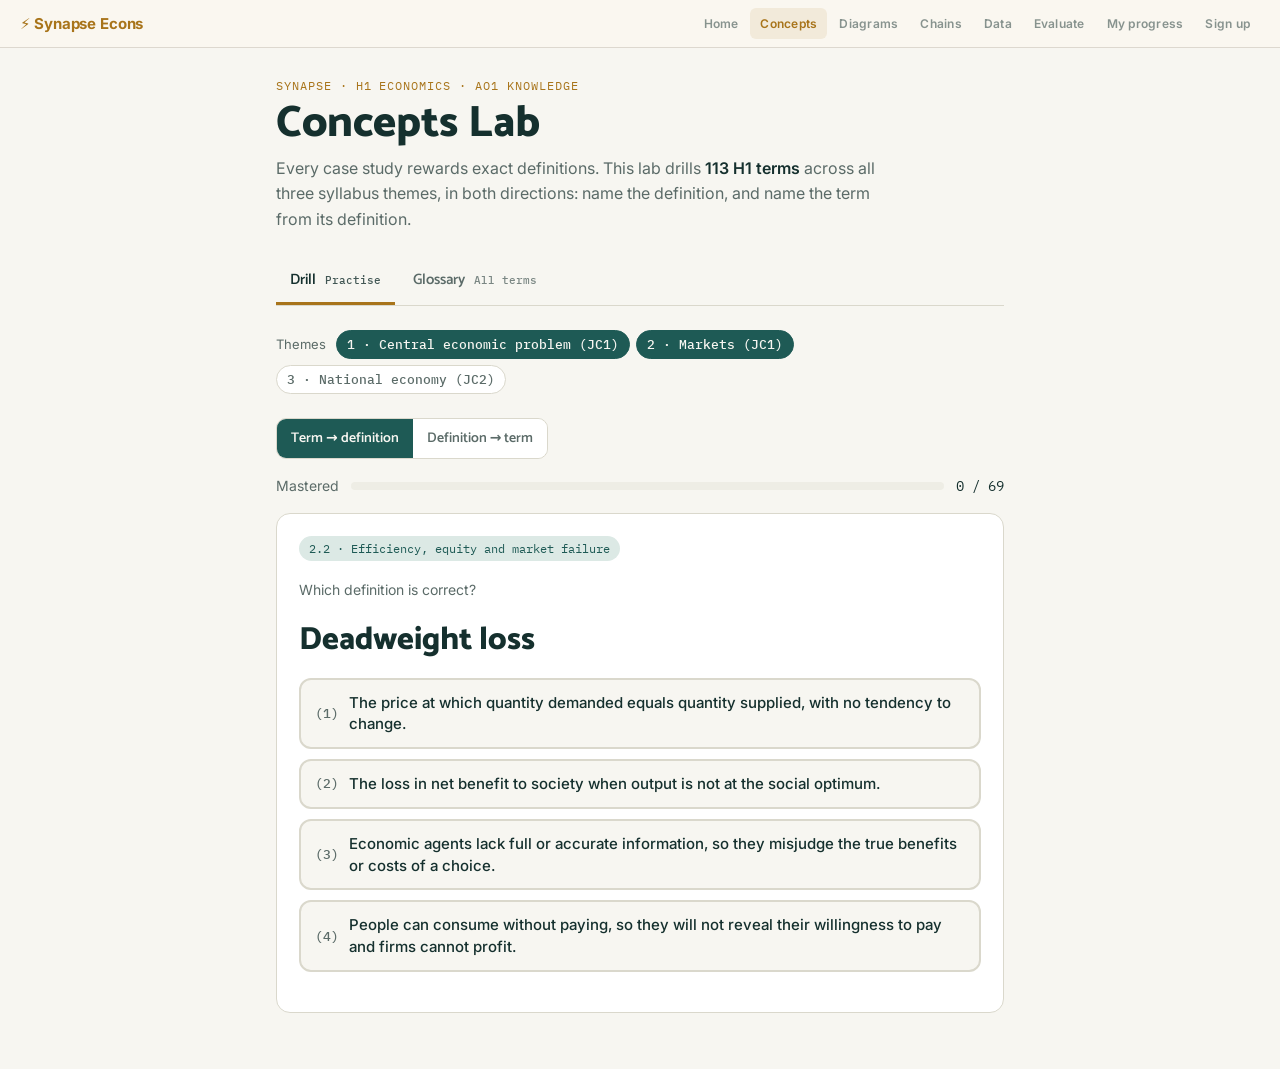
<file: concepts.html>
<!DOCTYPE html>
<html lang="en-SG">
<head>
<meta charset="UTF-8">
<meta name="viewport" content="width=device-width,initial-scale=1,viewport-fit=cover">
<meta name="description" content="Every H1 Economics (8843) definition, drilled both ways.">
<meta property="og:title" content="Synapse Concepts Lab">
<meta property="og:description" content="Every H1 Economics (8843) definition, drilled both ways.">
<meta property="og:type" content="website">
<link rel="icon" href="favicon.svg" type="image/svg+xml">
<title>Synapse Concepts Lab</title>
<link rel="preconnect" href="https://fonts.googleapis.com">
<link rel="preconnect" href="https://fonts.gstatic.com" crossorigin>
<link rel="stylesheet" href="https://fonts.googleapis.com/css2?family=Catamaran:wght@500;700;800&family=Inter:wght@400;500;600&family=IBM+Plex+Mono:wght@500&display=swap">
<link rel="stylesheet" href="assets/lab.css">
</head>
<body class="light-nav">

<nav id="site-nav" aria-label="Synapse Econs navigation">
  <a class="nav-logo" href="index.html">⚡ Synapse Econs</a>
  <div class="nav-links">
    <a href="index.html" data-page="home">Home</a>
    <a href="concepts.html" data-page="concepts">Concepts</a>
    <a href="shifts.html" data-page="shifts">Diagrams</a>
    <a href="chains.html" data-page="chains">Chains</a>
    <a href="data.html" data-page="data">Data</a>
    <a href="evaluate.html" data-page="evaluate">Evaluate</a>
    <a href="progress.html" data-page="progress">My progress</a>
  </div>
</nav>
<script>
(function(){
  var p=document.currentScript.closest('body').querySelectorAll('[data-page]');
  var cur=location.pathname.split('/').pop().replace('.html','');
  if(!cur||cur==='')cur='home';
  p.forEach(function(a){if(a.dataset.page===cur)a.classList.add('active')});
})();
</script>

<div class="wrap">
  <header>
    <div class="eyebrow">Synapse · H1 Economics · AO1 Knowledge</div>
    <h1>Concepts Lab</h1>
    <p class="lede">Every case study rewards exact definitions. This lab drills <b><span id="nterms"></span> H1 terms</b> across all three syllabus themes, in both directions: name the definition, and name the term from its definition.</p>
  </header>

  <nav class="tabs" role="tablist">
    <button class="tab" role="tab" aria-selected="true" data-p="drill">Drill <small>Practise</small></button>
    <button class="tab" role="tab" aria-selected="false" data-p="list">Glossary <small>All terms</small></button>
  </nav>

  <div class="levels" id="themes"><span class="lab">Themes</span></div>

  <section id="p-drill" role="tabpanel" style="display:flex;flex-direction:column;gap:16px">
    <div class="row" style="justify-content:space-between">
      <div class="seg2" role="group" aria-label="Direction"><button id="d-fwd" aria-pressed="true">Term → definition</button><button id="d-rev" aria-pressed="false">Definition → term</button></div>
    </div>
    <div class="meter"><span>Mastered</span><div class="bar"><i class="mbar"></i></div><span class="num mnum"></span></div>
    <div class="card" id="dcard"></div>
  </section>

  <section id="p-list" role="tabpanel" hidden style="display:flex;flex-direction:column;gap:8px">
    <div class="row"><button class="btn" id="cover" aria-pressed="false">Cover the definitions</button><span class="hint">Say the definition, then tap to check.</span></div>
    <div id="vlist"></div>
  </section>
</div>

<script>
const esc=t=>String(t).replace(/[&<>"]/g,c=>({"&":"&amp;","<":"&lt;",">":"&gt;",'"':"&quot;"}[c]));
const shuffle=a=>{a=a.slice();for(let i=a.length-1;i>0;i--){const j=Math.random()*(i+1)|0;[a[i],a[j]]=[a[j],a[i]]}return a};
const pick=a=>a[Math.random()*a.length|0];
const ARCH=(()=>{try{return new URLSearchParams(location.search).get('view')==='architect'||localStorage.getItem('synapse-architect')==='1'}catch(e){return false}})();
const TOPICS={
 "1.1":"Scarcity, choice and decision-making",
 "2.1":"Price mechanism, demand and supply",
 "2.2":"Efficiency, equity and market failure",
 "2.3":"Microeconomic policies",
 "3.1":"Aggregate demand and aggregate supply",
 "3.2":"Standard of living and indicators",
 "3.3":"Macroeconomic issues",
 "3.4":"Macroeconomic policies"
};
const TERMS=[
 // Theme 1
 {t:"Scarcity",d:"The situation where resources are limited relative to unlimited human wants.",k:"1.1"},
 {t:"Central economic problem",d:"How to allocate limited resources among unlimited wants: what, how and for whom to produce.",k:"1.1"},
 {t:"Opportunity cost",d:"The value of the next best alternative forgone when a choice is made.",k:"1.1"},
 {t:"Trade-off",d:"Giving up some of one thing in order to get more of another.",k:"1.1"},
 {t:"Factors of production",d:"Land, labour, capital and enterprise used to produce goods and services.",k:"1.1"},
 {t:"Production possibility curve (PPC)",d:"Shows the maximum combinations of two goods an economy can produce when all resources are fully and efficiently employed, given technology.",k:"1.1"},
 {t:"Productive efficiency (on the PPC)",d:"Producing on the PPC, so that more of one good can only be produced by giving up some of the other.",k:"1.1"},
 {t:"Point inside the PPC",d:"Resources are unemployed or under-utilised, so actual output is below the economy's potential.",k:"1.1"},
 {t:"Outward shift of the PPC",d:"An increase in productive capacity from more or better resources or improved technology.",k:"1.1"},
 {t:"Marginalist principle",d:"Carry out more of an activity as long as its marginal benefit exceeds its marginal cost; the optimum is where MB = MC.",k:"1.1"},
 {t:"Rational decision-making",d:"Weighing benefits against costs, given constraints and information, to best achieve one's objective.",k:"1.1"},
 {t:"Utility",d:"The satisfaction a consumer gains from consuming a good or service.",k:"1.1"},
 {t:"Constraint",d:"A limit on an economic agent's choices, such as income, budget, time or information.",k:"1.1"},
 {t:"Unintended consequence",d:"An outcome of a decision that was not its aim, which may be good or bad.",k:"1.1"},
 {t:"Ceteris paribus",d:"Assuming all other factors are held constant.",k:"1.1"},
 // Theme 2: markets
 {t:"Price mechanism",d:"The interaction of demand and supply in free markets that sets prices, which in turn allocate scarce resources.",k:"2.1"},
 {t:"Signalling function of price",d:"Price changes give information to buyers and sellers about where resources are wanted.",k:"2.1"},
 {t:"Incentive function of price",d:"A higher price raises potential profit, encouraging producers to supply more.",k:"2.1"},
 {t:"Rationing function of price",d:"A rising price limits demand so that a scarce good goes to those willing and able to pay.",k:"2.1"},
 {t:"Demand",d:"The quantity of a good consumers are willing and able to buy at each price over a period, ceteris paribus.",k:"2.1"},
 {t:"Law of demand",d:"Price and quantity demanded are inversely related, ceteris paribus.",k:"2.1"},
 {t:"Change in quantity demanded",d:"A movement along the demand curve caused by a change in the good's own price.",k:"2.1"},
 {t:"Change in demand",d:"A shift of the whole demand curve caused by a non-price determinant such as income or tastes.",k:"2.1"},
 {t:"Supply",d:"The quantity of a good producers are willing and able to sell at each price over a period, ceteris paribus.",k:"2.1"},
 {t:"Change in quantity supplied",d:"A movement along the supply curve caused by a change in the good's own price.",k:"2.1"},
 {t:"Change in supply",d:"A shift of the whole supply curve caused by a non-price determinant such as costs of production.",k:"2.1"},
 {t:"Substitutes",d:"Goods that can be used in place of each other, so a rise in the price of one raises demand for the other.",k:"2.1"},
 {t:"Complements",d:"Goods consumed together, so a rise in the price of one reduces demand for the other.",k:"2.1"},
 {t:"Normal good",d:"A good whose demand rises when consumers' incomes rise.",k:"2.1"},
 {t:"Inferior good",d:"A good whose demand falls when consumers' incomes rise, as buyers switch to better alternatives.",k:"2.1"},
 {t:"Market equilibrium",d:"The price at which quantity demanded equals quantity supplied, with no tendency to change.",k:"2.1"},
 {t:"Shortage",d:"Quantity demanded exceeds quantity supplied at a price below equilibrium.",k:"2.1"},
 {t:"Surplus",d:"Quantity supplied exceeds quantity demanded at a price above equilibrium.",k:"2.1"},
 {t:"Price elasticity of demand (PED)",d:"The responsiveness of quantity demanded to a change in the good's own price, ceteris paribus.",k:"2.1"},
 {t:"Price elastic demand",d:"|PED| > 1: quantity demanded changes by a larger proportion than price.",k:"2.1"},
 {t:"Price inelastic demand",d:"|PED| < 1: quantity demanded changes by a smaller proportion than price.",k:"2.1"},
 {t:"Price elasticity of supply (PES)",d:"The responsiveness of quantity supplied to a change in the good's own price, ceteris paribus.",k:"2.1"},
 {t:"Consumer expenditure",d:"Price multiplied by quantity bought; it equals producers' total revenue.",k:"2.1"},
 {t:"Derived demand",d:"Demand for a factor of production that arises from demand for the goods and services it helps produce.",k:"2.1"},
 {t:"Indirect tax",d:"A tax on spending on a good that raises producers' unit costs, shifting supply left.",k:"2.1"},
 {t:"Subsidy",d:"A payment by the government to producers that lowers unit costs, shifting supply right.",k:"2.1"},
 {t:"Maximum price (price ceiling)",d:"A legal price set below equilibrium that sellers may not exceed, which causes a shortage.",k:"2.1"},
 {t:"Minimum price (price floor)",d:"A legal price set above equilibrium that buyers may not pay below, which causes a surplus.",k:"2.1"},
 {t:"Quota",d:"A legal limit on the quantity of a good that can be produced, sold or imported.",k:"2.1"},
 // efficiency, equity, market failure
 {t:"Allocative efficiency",d:"Output where marginal social benefit equals marginal social cost (MSB = MSC), maximising society's welfare.",k:"2.2"},
 {t:"Social optimum",d:"The output level at which MSB = MSC.",k:"2.2"},
 {t:"Private (market) optimum",d:"The output level a free market produces, where MPB = MPC.",k:"2.2"},
 {t:"Deadweight loss",d:"The loss in net benefit to society when output is not at the social optimum.",k:"2.2"},
 {t:"Equity",d:"Fairness in the distribution of essential goods and services.",k:"2.2"},
 {t:"Market failure",d:"When the free market fails to allocate resources efficiently.",k:"2.2"},
 {t:"Public good",d:"A good that is non-rivalrous and non-excludable, so the free market will not provide it.",k:"2.2"},
 {t:"Non-rivalry",d:"One person's consumption does not reduce the amount available to others.",k:"2.2"},
 {t:"Non-excludability",d:"It is impossible or too costly to stop non-payers from consuming the good.",k:"2.2"},
 {t:"Free-rider problem",d:"People can consume without paying, so they will not reveal their willingness to pay and firms cannot profit.",k:"2.2"},
 {t:"Externality",d:"A cost or benefit to a third party not involved in a transaction, which is not reflected in the price.",k:"2.2"},
 {t:"Negative externality",d:"An external cost on third parties, so marginal social cost exceeds marginal private cost (MSC > MPC).",k:"2.2"},
 {t:"Positive externality",d:"An external benefit to third parties, so marginal social benefit exceeds marginal private benefit (MSB > MPB).",k:"2.2"},
 {t:"Marginal private benefit (MPB)",d:"The additional benefit to the consumer from consuming one more unit.",k:"2.2"},
 {t:"Marginal private cost (MPC)",d:"The additional cost to the producer of producing one more unit.",k:"2.2"},
 {t:"Marginal external benefit (MEB)",d:"The additional benefit to third parties from one more unit being consumed or produced.",k:"2.2"},
 {t:"Marginal external cost (MEC)",d:"The additional cost imposed on third parties by one more unit being consumed or produced.",k:"2.2"},
 {t:"Marginal social benefit (MSB)",d:"MPB plus MEB: the total benefit to society of one more unit.",k:"2.2"},
 {t:"Marginal social cost (MSC)",d:"MPC plus MEC: the total cost to society of one more unit.",k:"2.2"},
 {t:"Information failure",d:"Economic agents lack full or accurate information, so they misjudge the true benefits or costs of a choice.",k:"2.2"},
 // micro policies
 {t:"Tradeable permits",d:"Permits that allow a fixed total amount of pollution, which firms can buy and sell among themselves.",k:"2.3"},
 {t:"Direct provision",d:"The government produces and supplies a good itself, funded through taxes.",k:"2.3"},
 {t:"Joint provision",d:"The government and private firms share the provision of a good, for example with public funding and private delivery.",k:"2.3"},
 {t:"Rules and regulations",d:"Legal requirements or bans that directly limit what consumers or producers may do.",k:"2.3"},
 {t:"Public education",d:"Government campaigns that give people accurate information to correct information failure.",k:"2.3"},
 // Theme 3
 {t:"Aggregate demand (AD)",d:"Total planned spending on an economy's goods and services at each general price level: C + I + G + (X − M).",k:"3.1"},
 {t:"Consumption (C)",d:"Spending by households on goods and services.",k:"3.1"},
 {t:"Investment (I)",d:"Spending by firms on capital goods such as machinery and buildings.",k:"3.1"},
 {t:"Government spending (G)",d:"Spending by the government on goods and services such as infrastructure, healthcare and defence.",k:"3.1"},
 {t:"Net exports (X − M)",d:"Spending by foreigners on domestic goods minus domestic spending on foreign goods.",k:"3.1"},
 {t:"Aggregate supply (AS)",d:"The total output producers are willing and able to produce at each general price level.",k:"3.1"},
 {t:"General price level",d:"The weighted average of prices of all goods and services in an economy.",k:"3.1"},
 {t:"Full-employment output",d:"The maximum output when all resources are fully employed: the economy's productive capacity.",k:"3.1"},
 {t:"Equilibrium national output",d:"The output level where AD equals AS.",k:"3.1"},
 {t:"Multiplier effect",d:"An initial rise in AD leads to a more than proportionate rise in national income.",k:"3.1"},
 {t:"Standard of living",d:"The material and non-material well-being of the people in an economy.",k:"3.2"},
 {t:"Material standard of living",d:"Well-being from the quantity of goods and services people can consume.",k:"3.2"},
 {t:"Non-material standard of living",d:"Well-being from things not bought in markets, such as leisure, health, environmental quality and freedom.",k:"3.2"},
 {t:"Gross domestic product (GDP)",d:"The total market value of all final goods and services produced within a country's borders in a period.",k:"3.2"},
 {t:"Gross national income (GNI)",d:"The total income earned by a country's residents, at home or abroad, in a period.",k:"3.2"},
 {t:"Nominal GDP",d:"GDP measured at current prices, not adjusted for inflation.",k:"3.2"},
 {t:"Real GDP",d:"GDP measured at constant prices, adjusted for inflation.",k:"3.2"},
 {t:"Real GDP per capita",d:"Real GDP divided by the population: the average real output per person.",k:"3.2"},
 {t:"Consumer price index (CPI)",d:"An index of the average price of a fixed basket of goods and services bought by a typical household, relative to a base year.",k:"3.2"},
 {t:"Base year",d:"The reference year for an index number, whose value is set at 100.",k:"3.2"},
 {t:"Human Development Index (HDI)",d:"A composite indicator of life expectancy, education and GNI per capita.",k:"3.2"},
 {t:"Lorenz curve",d:"A curve showing the cumulative share of income received by cumulative shares of the population.",k:"3.2"},
 {t:"Gini coefficient",d:"A measure of income inequality from 0 (perfect equality) to 1 (perfect inequality).",k:"3.2"},
 {t:"Unemployment rate",d:"The percentage of the labour force that is willing and able to work but has no job.",k:"3.2"},
 {t:"Actual economic growth",d:"An increase in real national output, shown as a movement towards the PPC.",k:"3.3"},
 {t:"Potential economic growth",d:"An increase in an economy's productive capacity, shown as an outward shift of the PPC.",k:"3.3"},
 {t:"Sustainable growth",d:"Growth that meets present needs without compromising future generations' ability to meet theirs.",k:"3.3"},
 {t:"Inclusive growth",d:"Growth whose benefits are shared widely across the population.",k:"3.3"},
 {t:"Inflation",d:"A sustained increase in the general price level.",k:"3.3"},
 {t:"Demand-pull inflation",d:"Inflation caused by AD rising faster than the economy's productive capacity.",k:"3.3"},
 {t:"Cost-push inflation",d:"Inflation caused by rising costs of production, which shift AS left.",k:"3.3"},
 {t:"Deflation",d:"A sustained fall in the general price level.",k:"3.3"},
 {t:"Demand-deficient unemployment",d:"Unemployment caused by a fall in AD, so firms need fewer workers.",k:"3.3"},
 {t:"Structural unemployment",d:"Unemployment from a mismatch between workers' skills or location and the jobs available, often after a change in the economy's structure.",k:"3.3"},
 {t:"Frictional unemployment",d:"Short-term unemployment while workers move between jobs.",k:"3.3"},
 {t:"Fiscal policy",d:"The use of government spending and taxation to influence economic activity.",k:"3.4"},
 {t:"Expansionary fiscal policy",d:"Raising government spending or cutting taxes to increase AD.",k:"3.4"},
 {t:"Contractionary fiscal policy",d:"Cutting government spending or raising taxes to reduce AD.",k:"3.4"},
 {t:"Supply-side policies",d:"Policies that raise the quantity, quality or mobility of factors of production to increase productive capacity.",k:"3.4"},
 {t:"Monetary policy",d:"The use of interest rates or the exchange rate to influence economic activity.",k:"3.4"},
 {t:"Exchange-rate-centred monetary policy",d:"Singapore's approach: MAS manages the S$NEER within an undisclosed policy band to keep prices stable.",k:"3.4"},
 {t:"Appreciation of the S$",d:"A rise in the S$'s value, which lowers import prices in S$ but makes exports less price-competitive.",k:"3.4"},
 {t:"Transfer payments",d:"Payments from the government to individuals with no good or service in return, such as GST Vouchers and Workfare.",k:"3.4"},
 {t:"Fiscal sustainability",d:"The government's ability to keep up its spending and tax policies in the long run without unsustainable debt.",k:"3.4"}
];

const THEME_NAMES={1:"Central economic problem",2:"Markets",3:"National economy"};
const YEAR={1:"JC1",2:"JC1",3:"JC2"};
TERMS.forEach((v,i)=>{v.id=i;v.th=+v.k[0]});
document.getElementById('nterms').textContent=TERMS.length;
const KEY='synapse-econs-concepts-v2';let st={box:{},th:[1,2],dir:'fwd'};
try{const s=JSON.parse(localStorage.getItem(KEY)||'null');if(s&&s.box)st=Object.assign(st,s)}catch(e){}
const save=()=>{try{localStorage.setItem(KEY,JSON.stringify(st))}catch(e){}};
const MASTER=3;const pool=()=>TERMS.filter(v=>st.th.includes(v.th));

const thEl=document.getElementById('themes');
[1,2,3].forEach(t=>{const b=document.createElement('button');b.className='lv';b.textContent=`${t} · ${THEME_NAMES[t]} (${YEAR[t]})`;b.setAttribute('aria-pressed',st.th.includes(t));
  b.onclick=()=>{const on=st.th.includes(t);if(on&&st.th.length===1)return;st.th=on?st.th.filter(x=>x!==t):[...st.th,t].sort();b.setAttribute('aria-pressed',!on);save();meter();startDrill();renderList()};thEl.appendChild(b)});

/* mastered count for the My progress page */
function synM(k,m,n){try{const K='synapse-econs-mastery-v1',p=JSON.parse(localStorage.getItem(K)||'{}')||{};p[k]={m:m,n:n,at:Date.now()};localStorage.setItem(K,JSON.stringify(p))}catch(e){}}
function meter(){synM('concepts',TERMS.filter(v=>(st.box[v.id]||0)>=MASTER).length,TERMS.length);const P=pool(),m=P.filter(v=>(st.box[v.id]||0)>=MASTER).length;
  document.querySelector('.mbar').style.width=(P.length?m/P.length*100:0)+'%';document.querySelector('.mnum').textContent=`${m} / ${P.length}`}

let dq=[],cur=null,round={seen:0,first:0},firstSet=new Set();
function startDrill(){dq=shuffle(pool()).sort((a,b)=>(st.box[a.id]||0)-(st.box[b.id]||0)).slice(0,10);round={seen:0,first:0};firstSet=new Set();next()}
function distractors(v){
  const same=shuffle(TERMS.filter(o=>o.id!==v.id&&o.k===v.k));
  const theme=shuffle(TERMS.filter(o=>o.id!==v.id&&o.k!==v.k&&o.th===v.th));
  return [...same.slice(0,2),...theme,...same.slice(2)].slice(0,3);
}
function makeQ(v){
  const ds=distractors(v);
  return st.dir==='fwd'
    ?{prompt:v.t,ans:v.d,opts:shuffle([v.d,...ds.map(o=>o.d)]),hint:'Which definition is correct?',big:true}
    :{prompt:v.d,ans:v.t,opts:shuffle([v.t,...ds.map(o=>o.t)]),hint:'Which term is being defined?',big:false};
}
function next(){
  const el=document.getElementById('dcard');
  if(!dq.length){window.synTrack&&synTrack('round',{lab:'concepts',score:round.first,of:round.seen});
    const P=pool(),m=P.filter(v=>(st.box[v.id]||0)>=MASTER).length;
    el.innerHTML=`<div class="chips"><span class="chip">Round complete</span></div><div class="score">${round.first} / ${round.seen}<small>right on the first try</small></div>
      <p class="hint">${m} of ${P.length} terms mastered in the selected themes.</p><div class="row"><button class="btn primary" id="again">Next round</button></div>`;
    document.getElementById('again').onclick=startDrill;return}
  const v=dq.shift();const q=makeQ(v);cur={v,q,done:false};
  el.innerHTML=`<div class="chips"><span class="chip">${v.k} · ${esc(TOPICS[v.k])}</span>${ARCH?`<span class="arch">id ${v.id} · box ${st.box[v.id]||0}</span>`:''}</div>
    <p class="hint" style="margin:0">${q.hint}</p>${q.big?`<p class="term">${esc(q.prompt)}</p>`:`<p class="prompt">${esc(q.prompt)}</p>`}
    <div class="opts4" style="grid-template-columns:1fr">${q.opts.map((o,k)=>`<button class="opt${q.big?' def':''}" data-w="${esc(o)}"><span class="n">(${k+1})</span>${esc(o)}</button>`).join('')}</div><div id="fb"></div>`;
  el.querySelectorAll('.opt').forEach(b=>b.onclick=()=>answer(b.dataset.w));
}
function answer(w){
  if(cur.done)return;if(window.synAllow&&!synAllow('concepts:'+cur.v.id,()=>answer(w)))return;cur.done=true;const {v,q}=cur,ok=w===q.ans;
  document.querySelectorAll('#dcard .opt').forEach(b=>{b.disabled=true;if(b.dataset.w===q.ans)b.classList.add('good');else if(b.dataset.w===w)b.classList.add('bad')});
  if(!firstSet.has(v.id)){firstSet.add(v.id);round.seen++;if(ok)round.first++}
  const card=`<p class="term" style="font-size:20px">${esc(v.t)}</p><p class="meaning">${esc(v.d)}</p>`;
  const fb=document.getElementById('fb');
  if(ok){fb.innerHTML=`<div class="fb good"><h3>Correct.</h3>${card}<p class="ask">Were you sure, or did you guess?</p><div class="row"><button class="btn primary" id="s">I was sure</button><button class="btn" id="g">I guessed</button></div></div>`;
    document.getElementById('s').onclick=()=>{st.box[v.id]=Math.min(MASTER,(st.box[v.id]||0)+1);save();meter();next()};
    document.getElementById('g').onclick=()=>{st.box[v.id]=Math.max(1,st.box[v.id]||0);save();meter();dq.splice(Math.min(3,dq.length),0,v);next()};document.getElementById('s').focus();}
  else{st.box[v.id]=0;save();meter();dq.splice(Math.min(3,dq.length),0,v);
    fb.innerHTML=`<div class="fb bad"><h3>Not quite. Here is the right pair.</h3>${card}<p class="ask">This term comes back in three cards.</p><div class="row"><button class="btn primary" id="n">Next</button></div></div>`;
    document.getElementById('n').onclick=next;document.getElementById('n').focus();}
}
function setDir(d){st.dir=d;save();document.getElementById('d-fwd').setAttribute('aria-pressed',d==='fwd');document.getElementById('d-rev').setAttribute('aria-pressed',d==='rev');startDrill()}
document.getElementById('d-fwd').onclick=()=>setDir('fwd');document.getElementById('d-rev').onclick=()=>setDir('rev');
document.getElementById('d-fwd').setAttribute('aria-pressed',st.dir==='fwd');document.getElementById('d-rev').setAttribute('aria-pressed',st.dir==='rev');

function renderList(){
  document.getElementById('vlist').innerHTML=Object.keys(TOPICS).filter(k=>st.th.includes(+k[0])).map(k=>`<h3 class="lvhead">${k} ${esc(TOPICS[k])}<span>${TERMS.filter(v=>v.k===k).length} terms</span></h3>`+
    TERMS.filter(v=>v.k===k).map((v,i)=>`<div class="vrow"><span class="n">${i+1}</span><span class="w">${esc(v.t)}</span><span class="d" tabindex="0">${esc(v.d)}${(st.box[v.id]||0)>=MASTER?'<small>Mastered</small>':''}</span></div>`).join('')).join('');
  document.querySelectorAll('#vlist .d').forEach(d=>{const t=()=>d.classList.toggle('show');d.onclick=t;d.onkeydown=e=>{if(e.key==='Enter'||e.key===' '){e.preventDefault();t()}}});
}
document.getElementById('cover').onclick=e=>{const on=document.body.classList.toggle('cover');e.currentTarget.setAttribute('aria-pressed',on);e.currentTarget.textContent=on?'Show all definitions':'Cover the definitions'};
function show(p){
  document.querySelectorAll('.tab').forEach(t=>t.setAttribute('aria-selected',t.dataset.p===p));
  ['drill','list'].forEach(x=>{const el=document.getElementById('p-'+x);el.hidden=x!==p;el.style.display=x===p?'flex':''});
  if(p==='list')renderList();
}
document.querySelectorAll('.tab').forEach(t=>t.onclick=()=>show(t.dataset.p));
meter();startDrill();renderList();

</script>
<script src="assets/config.js"></script>
<script src="assets/track.js" defer></script>
<script src="assets/pay.js" defer></script>
</body>
</html>
</file>
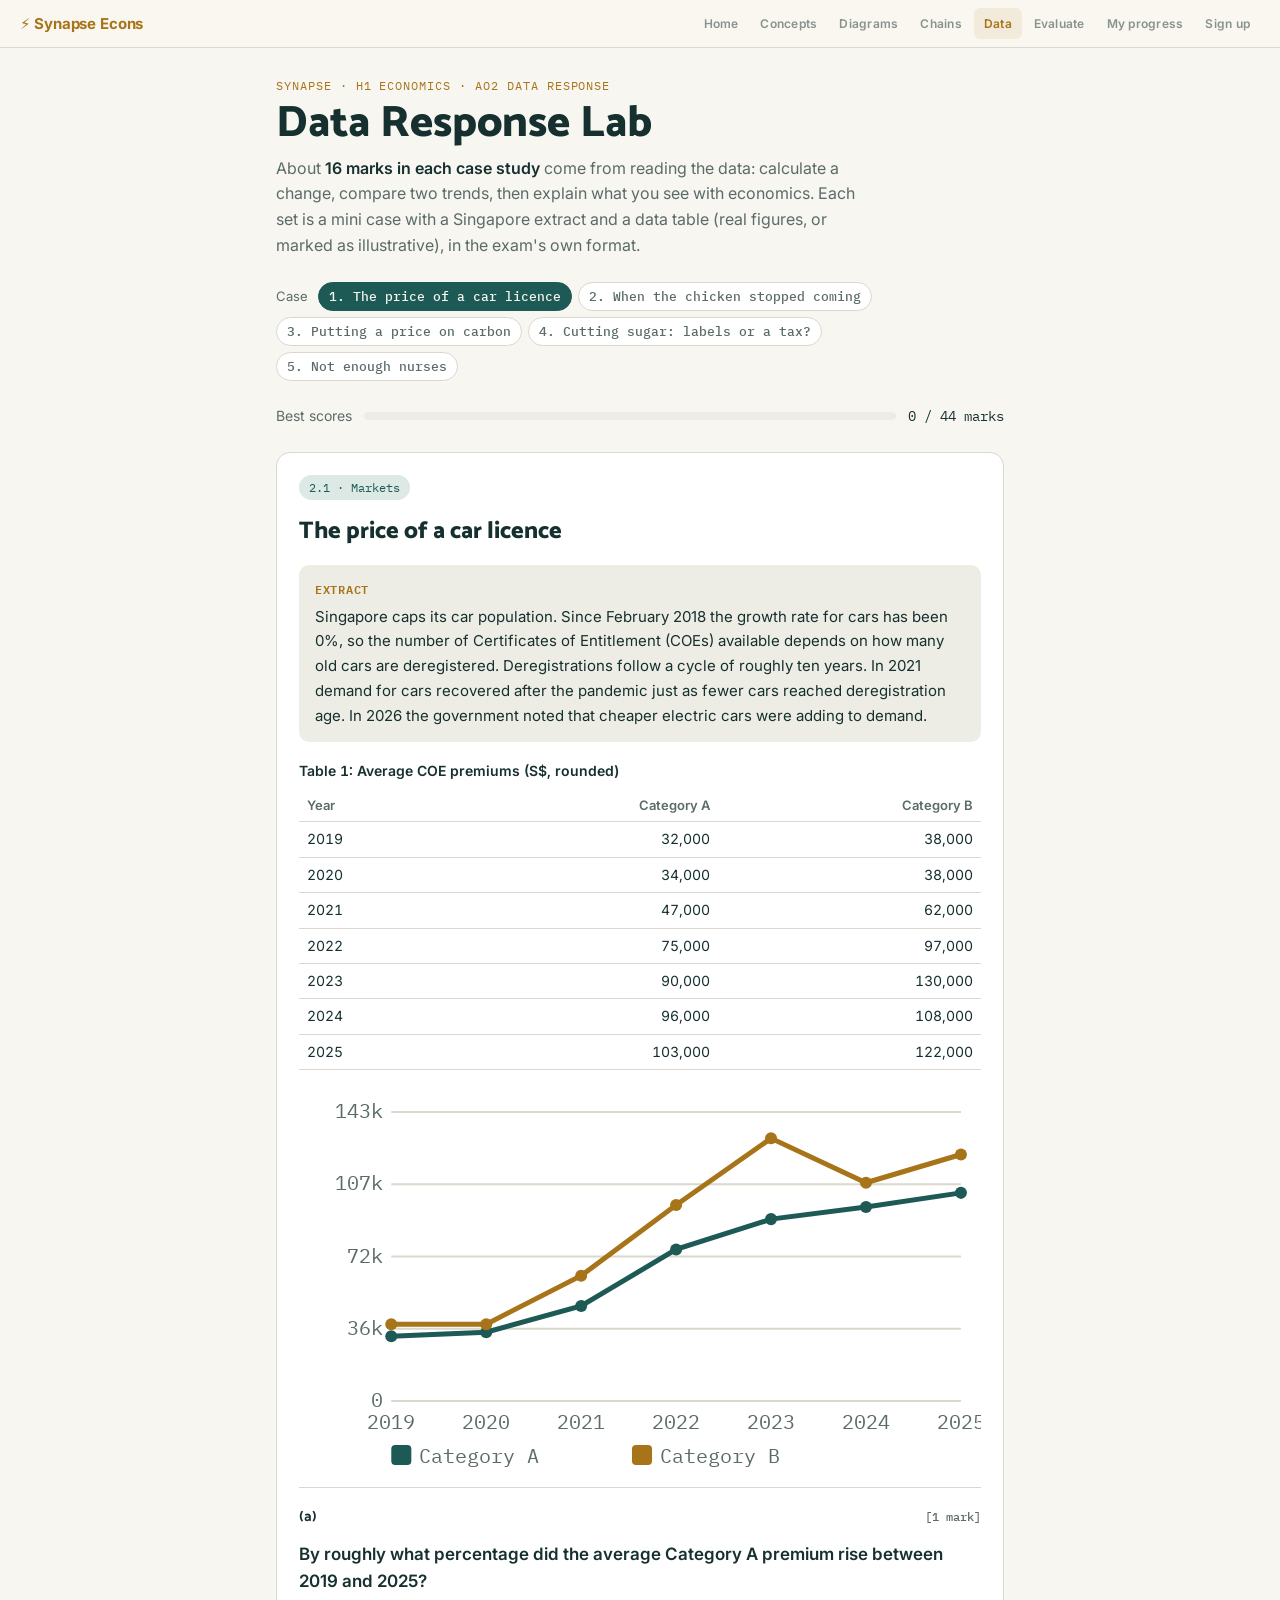
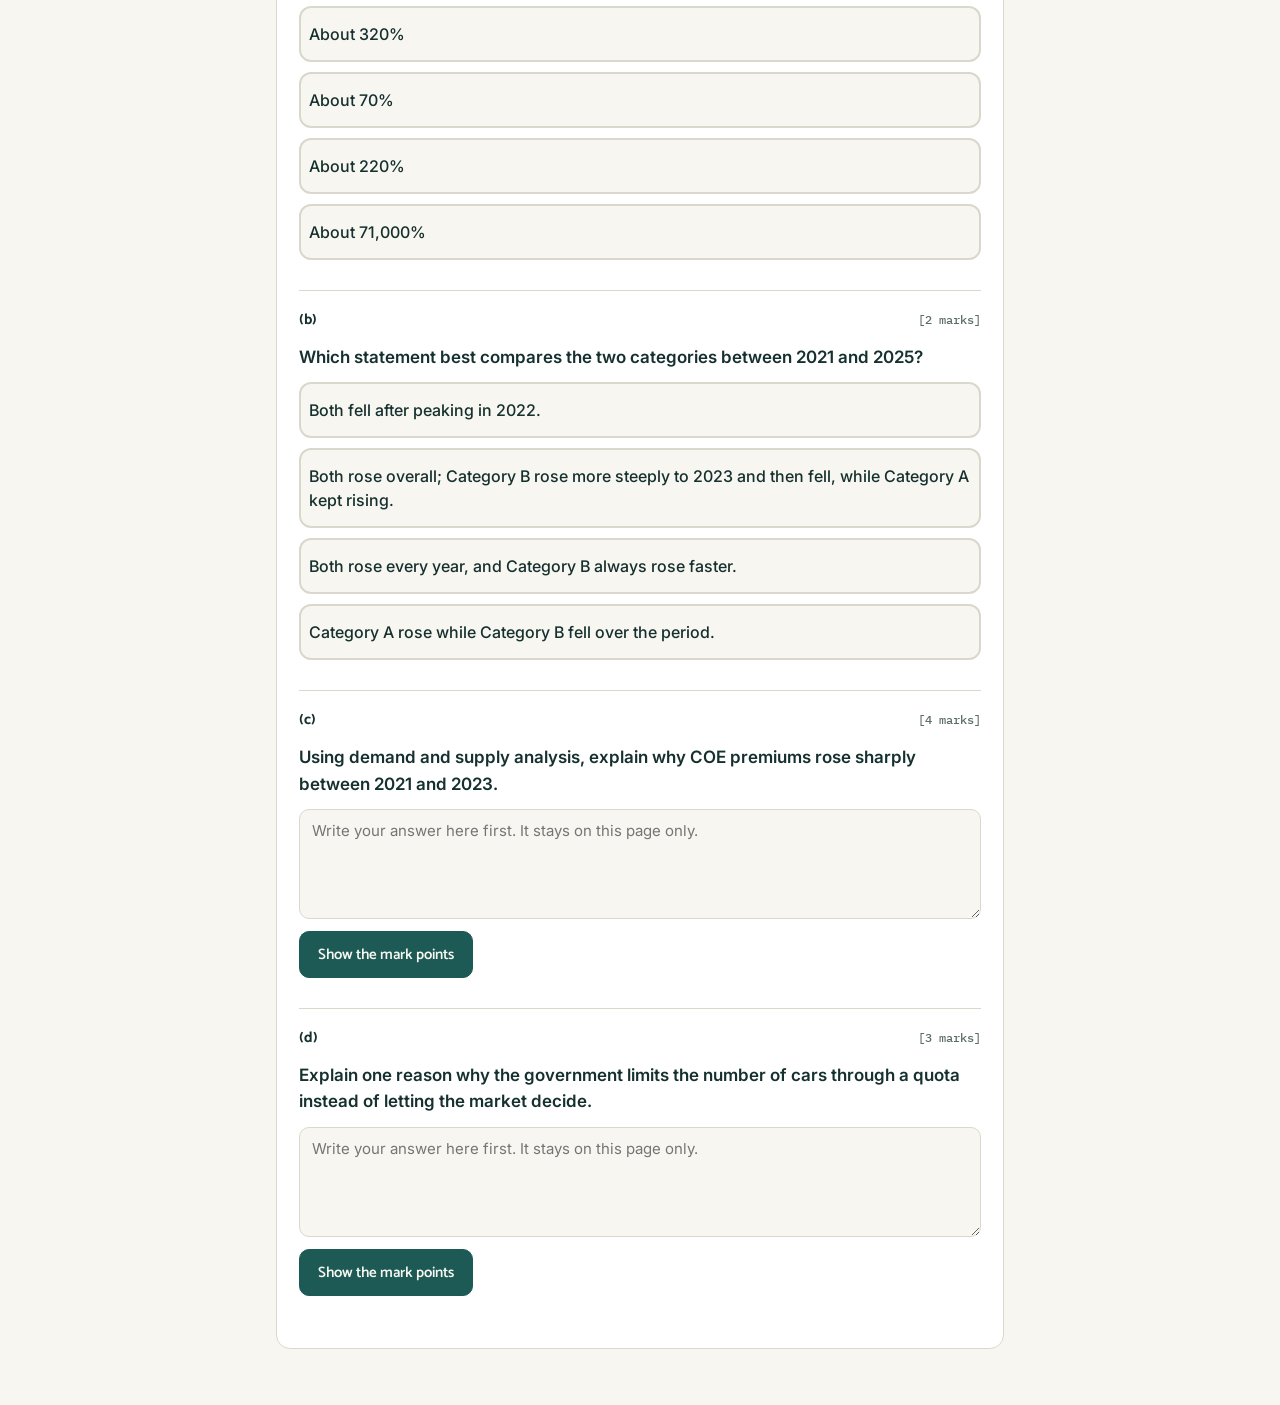
<file: data.html>
<!DOCTYPE html>
<html lang="en-SG">
<head>
<meta charset="UTF-8">
<meta name="viewport" content="width=device-width,initial-scale=1,viewport-fit=cover">
<meta name="description" content="Mini case studies with Singapore data: calculate, compare and explain, marked against mark points.">
<meta property="og:title" content="Synapse Data Response Lab">
<meta property="og:description" content="Mini case studies with Singapore data: calculate, compare and explain, marked against mark points.">
<meta property="og:type" content="website">
<link rel="icon" href="favicon.svg" type="image/svg+xml">
<title>Synapse Data Response Lab</title>
<link rel="preconnect" href="https://fonts.googleapis.com">
<link rel="preconnect" href="https://fonts.gstatic.com" crossorigin>
<link rel="stylesheet" href="https://fonts.googleapis.com/css2?family=Catamaran:wght@500;700;800&family=Inter:wght@400;500;600&family=IBM+Plex+Mono:wght@500&display=swap">
<link rel="stylesheet" href="assets/lab.css">
</head>
<body class="light-nav">

<nav id="site-nav" aria-label="Synapse Econs navigation">
  <a class="nav-logo" href="index.html">⚡ Synapse Econs</a>
  <div class="nav-links">
    <a href="index.html" data-page="home">Home</a>
    <a href="concepts.html" data-page="concepts">Concepts</a>
    <a href="shifts.html" data-page="shifts">Diagrams</a>
    <a href="chains.html" data-page="chains">Chains</a>
    <a href="data.html" data-page="data">Data</a>
    <a href="evaluate.html" data-page="evaluate">Evaluate</a>
    <a href="progress.html" data-page="progress">My progress</a>
  </div>
</nav>
<script>
(function(){
  var p=document.currentScript.closest('body').querySelectorAll('[data-page]');
  var cur=location.pathname.split('/').pop().replace('.html','');
  if(!cur||cur==='')cur='home';
  p.forEach(function(a){if(a.dataset.page===cur)a.classList.add('active')});
})();
</script>

<div class="wrap">
  <header>
    <div class="eyebrow">Synapse · H1 Economics · AO2 Data response</div>
    <h1>Data Response Lab</h1>
    <p class="lede">About <b>16 marks in each case study</b> come from reading the data: calculate a change, compare two trends, then explain what you see with economics. Each set is a mini case with a Singapore extract and a data table (real figures, or marked as illustrative), in the exam's own format.</p>
  </header>

  <div class="levels" id="sets"><span class="lab">Case</span></div>
  <div class="meter"><span>Best scores</span><div class="bar"><i class="mbar"></i></div><span class="num mnum"></span></div>
  <div class="card" id="case"></div>
</div>

<script>
const esc=t=>String(t).replace(/[&<>"]/g,c=>({"&":"&amp;","<":"&lt;",">":"&gt;",'"':"&quot;"}[c]));
const shuffle=a=>{a=a.slice();for(let i=a.length-1;i>0;i--){const j=Math.random()*(i+1)|0;[a[i],a[j]]=[a[j],a[i]]}return a};
const pick=a=>a[Math.random()*a.length|0];
const ARCH=(()=>{try{return new URLSearchParams(location.search).get('view')==='architect'||localStorage.getItem('synapse-architect')==='1'}catch(e){return false}})();
const SETS=[
 {id:"coe",k:"2.1",title:"The price of a car licence",
  ext:"Singapore caps its car population. Since February 2018 the growth rate for cars has been 0%, so the number of Certificates of Entitlement (COEs) available depends on how many old cars are deregistered. Deregistrations follow a cycle of roughly ten years. In 2021 demand for cars recovered after the pandemic just as fewer cars reached deregistration age. In 2026 the government noted that cheaper electric cars were adding to demand.",
  table:{title:"Table 1: Average COE premiums (S$, rounded)",cols:["Year","Category A","Category B"],rows:[[2019,32000,38000],[2020,34000,38000],[2021,47000,62000],[2022,75000,97000],[2023,90000,130000],[2024,96000,108000],[2025,103000,122000]]},
  chart:"line",src:"Approximate annual averages (smartcalculator.sg); MOT, May 2026",
  qs:[
   {t:"mcq",m:1,q:"By roughly what percentage did the average Category A premium rise between 2019 and 2025?",o:["About 70%","About 220%","About 320%","About 71,000%"],a:1,why:"(103,000 − 32,000) ÷ 32,000 × 100 ≈ 222%. Always divide the change by the starting value."},
   {t:"mcq",m:2,q:"Which statement best compares the two categories between 2021 and 2025?",o:["Both rose every year, and Category B always rose faster.","Both rose overall; Category B rose more steeply to 2023 and then fell, while Category A kept rising.","Category A rose while Category B fell over the period.","Both fell after peaking in 2022."],a:1,why:"A good comparison states the common trend (both rose overall) and then the key difference (B peaked in 2023 and fell; A rose every year)."},
   {t:"open",m:4,q:"Using demand and supply analysis, explain why COE premiums rose sharply between 2021 and 2023.",pts:["Demand for COEs rose (demand curve shifts right), e.g. car demand recovered after the pandemic or higher incomes.","Supply of COEs fell (supply curve shifts left) as fewer cars were deregistered and the growth rate is 0%.","Supply of COEs is fixed by quota, so supply is perfectly price-inelastic: the whole rise in demand shows up as a higher price.","Both shifts push the equilibrium premium up; reference to the rise in Table 1 (e.g. Cat B from about S$62,000 to S$130,000)."],
    model:"Demand for COEs rose as car demand recovered after the pandemic, shifting demand right. At the same time, fewer cars reached deregistration age and the car growth rate is 0%, so the quota of COEs fell and supply shifted left. Because the quota fixes supply, it is perfectly price-inelastic, so the rise in demand and fall in supply push the premium sharply higher, as seen in Category B's rise from about S$62,000 in 2021 to S$130,000 in 2023."},
   {t:"open",m:3,q:"Explain one reason why the government limits the number of cars through a quota instead of letting the market decide.",pts:["Car use creates negative externalities (congestion, pollution) borne by third parties.","So MSC > MPC and the free market would over-consume cars relative to the social optimum.","A quota caps the quantity near the social optimum, reducing the deadweight loss (and suits land-scarce Singapore)."],
    model:"Driving creates external costs such as congestion and pollution for third parties, so MSC lies above MPC. A free market would produce where MPB = MPC, leading to more cars than the socially optimal level. A quota limits the number of cars directly, moving output closer to where MSB = MSC and reducing the deadweight loss, which matters especially in land-scarce Singapore."}
  ]},
 {id:"chicken",k:"2.1",title:"When the chicken stopped coming",
  ext:"On 1 June 2022 Malaysia stopped exporting up to 3.6 million live chickens a month to protect its own supply. About one-third of Singapore's chicken came from Malaysia, mostly as fresh chilled chicken. Suppliers expected fresh chicken prices to rise by about S$1.20 per kg within a week. FairPrice held around four months of frozen chicken and the government encouraged consumers to switch to frozen chicken and other proteins.",
  table:{title:"Table 2: Sources of Singapore's chicken imports, 2022 (approximate shares)",cols:["Source","Share (%)"],rows:[["Brazil",48],["Malaysia",34],["United States",8],["Others",10]]},
  chart:"bar",src:"NZ MFAT market report, June 2022 (approximate shares)",
  qs:[
   {t:"mcq",m:1,q:"Using Table 2, what share of Singapore's chicken imports did NOT come from Malaysia?",o:["34%","48%","66%","90%"],a:2,why:"100% − 34% = 66%."},
   {t:"open",m:4,q:"With the help of a diagram, explain the likely effect of the export ban on the market for fresh chicken in Singapore.",pts:["Supply of fresh chicken falls: supply curve shifts left, as about one-third of supply came from Malaysia.","At the original price there is a shortage, so price rises (Extract: about S$1.20/kg).","Quantity demanded falls along the demand curve; new equilibrium at higher price and lower quantity.","Diagram drawn correctly: S shifts left, P0 to P1 up, Q0 to Q1 down."],
    model:"The ban removed a large source of fresh chicken, so supply fell and the supply curve shifted left. At the original price there was a shortage, which pushed the price up, by about S$1.20 per kg according to the extract. As the price rose, quantity demanded fell along the demand curve, so the new equilibrium has a higher price and a lower quantity of fresh chicken."},
   {t:"mcq",m:2,q:"In the week after the ban, the price of fresh chicken rose by 10% and the quantity bought fell by 3%. What is the PED and what happened to consumer expenditure on fresh chicken?",o:["−3.3, elastic; expenditure fell","−0.3, inelastic; expenditure rose","−0.3, inelastic; expenditure fell","−3.3, elastic; expenditure rose"],a:1,why:"PED = %ΔQd ÷ %ΔP = −3 ÷ 10 = −0.3. Demand is price inelastic, so price rises by proportionately more than quantity falls and expenditure (P × Q) rises. (Illustrative figures.)"},
   {t:"open",m:3,q:"Explain how the ban was likely to affect the market for frozen chicken.",pts:["Frozen chicken is a substitute for fresh chicken.","The rise in the price of fresh chicken raises demand for frozen chicken: demand curve shifts right.","Price and quantity of frozen chicken rise; the rise in price is smaller if supply is elastic, e.g. because of stockpiles."],
    model:"Frozen chicken is a close substitute for fresh chicken. As fresh chicken became dearer, consumers switched, so demand for frozen chicken rose and its demand curve shifted right. This raises both the price and quantity of frozen chicken, although stockpiles like FairPrice's four months of supply make supply more price-elastic, which limits the price rise."}
  ]},
 {id:"carbon",k:"2.3",title:"Putting a price on carbon",
  ext:"Singapore taxes facilities that emit at least 25,000 tonnes of greenhouse gases a year, about 50 facilities covering roughly 70% of national emissions. Firms may offset up to 5% of taxable emissions with eligible international carbon credits, and emissions-intensive firms that compete abroad receive transitional allowances. Households receive U-Save rebates to help with higher utility bills.",
  table:{title:"Table 3: Singapore's carbon tax rate (S$ per tonne CO2e)",cols:["Period","Rate"],rows:[["2019–23",5],["2024–25",25],["2026–27",45],["2030 target (upper)",80]]},
  chart:"bar",src:"National Climate Change Secretariat",
  qs:[
   {t:"mcq",m:1,q:"By what percentage did the carbon tax rate rise from 2024–25 to 2026–27?",o:["20%","44%","80%","180%"],a:2,why:"(45 − 25) ÷ 25 × 100 = 80%."},
   {t:"open",m:4,q:"Explain how a carbon tax can achieve a more efficient allocation of resources.",pts:["Emissions impose external costs (MEC) on third parties, e.g. climate damage, so MSC > MPC.","The free market produces where MPB = MPC, above the social optimum: over-production and deadweight loss.","A tax per tonne equal to the MEC raises firms' private costs, shifting MPC up towards MSC (internalising the externality).","Output falls towards the social optimum where MSB = MSC, reducing the deadweight loss."],
    model:"Emissions impose external costs on third parties, so MSC lies above MPC and a free market over-produces where MPB = MPC, causing a deadweight loss. A carbon tax set equal to the marginal external cost raises firms' private costs, shifting MPC up to MSC. Firms now face the full social cost, so output falls to where MSB = MSC and the deadweight loss is removed."},
   {t:"open",m:3,q:"Using the extract, explain one reason why the government gives transitional allowances to some firms.",pts:["Emissions-intensive firms that sell abroad compete with firms in countries with no or lower carbon tax.","A sharp rise in costs could make them uncompetitive, so they may relocate or lose sales: carbon leakage, with no global cut in emissions.","Allowances give them time to decarbonise while protecting jobs and output in Singapore."],
    model:"Trade-exposed, emissions-intensive firms compete with producers in countries that have lower or no carbon taxes. A large tax could make them uncompetitive, leading them to cut output or move abroad, so emissions simply shift elsewhere (carbon leakage) while Singapore loses jobs. Transitional allowances give these firms time to invest in cleaner technology."}
  ]},
 {id:"sugar",k:"2.3",title:"Cutting sugar: labels or a tax?",illus:true,
  ext:"Singapore requires Nutri-Grade labels on pre-packed drinks, graded A to D by sugar and saturated fat, and bans advertising of D-grade drinks. Some countries tax sugary drinks instead. The table shows illustrative data for a market for high-sugar drinks before and after a policy change.",
  table:{title:"Table 4: Illustrative market for high-sugar drinks",cols:["","Before","After"],rows:[["Price per bottle (S$)",2.00,2.40],["Bottles sold per week (thousands)",500,450]]},
  chart:null,src:"Illustrative figures for practice; policy facts from HPB Nutri-Grade",
  qs:[
   {t:"mcq",m:2,q:"Using Table 4, calculate the PED for high-sugar drinks.",o:["−0.5","−2.0","−0.1","−5.0"],a:0,why:"%ΔQd = (450 − 500) ÷ 500 = −10%. %ΔP = (2.40 − 2.00) ÷ 2.00 = +20%. PED = −10 ÷ 20 = −0.5."},
   {t:"mcq",m:1,q:"What happened to consumer expenditure on high-sugar drinks?",o:["Fell from S$1.0m to S$0.9m a week","Rose from S$1.0m to S$1.08m a week","Stayed at S$1.0m a week","Rose from S$0.9m to S$1.2m a week"],a:1,why:"Before: 2.00 × 500,000 = S$1.0m. After: 2.40 × 450,000 = S$1.08m. Demand is inelastic, so expenditure rose."},
   {t:"open",m:4,q:"Explain why consumers may drink more sugary drinks than is good for them, and how Nutri-Grade labels address this.",pts:["Information failure: consumers under-estimate the long-term health costs (e.g. diabetes), so perceived MPB exceeds true MPB.","They consume more than the amount that best serves their own interest (and society bears healthcare costs).","Labels give clear, simple information at the point of sale, lowering perceived benefit / demand.","Demand shifts left towards the socially optimal level; the D-grade ad ban reduces demand further."],
    model:"Consumers often under-estimate the long-term health costs of sugar, so the benefit they perceive is higher than the true benefit and they over-consume. Nutri-Grade labels give simple information at the point of sale, so consumers' perceived benefit falls closer to the true benefit. Demand for high-sugar drinks falls and consumption moves towards the socially optimal level."}
  ]},
 {id:"nurses",k:"2.1",title:"Not enough nurses",illus:true,
  ext:"Singapore's population is ageing quickly, raising the need for healthcare. Hospitals report difficulty filling nursing posts, and many nurses leave for jobs abroad or outside healthcare. The government has expanded nursing places at polytechnics and universities, raised nurses' pay, and recruited nurses from overseas. The table shows illustrative data.",
  table:{title:"Table 5: Illustrative data for the labour market for nurses",cols:["Year","Median monthly wage (S$)","Unfilled nursing vacancies"],rows:[[2021,3800,4200],[2022,4000,4600],[2023,4300,4400],[2024,4500,3900]]},
  chart:"line",src:"Illustrative figures for practice",
  qs:[
   {t:"mcq",m:2,q:"Which statement best describes the relationship between wages and unfilled vacancies in Table 5?",o:["Wages and vacancies both rose every year.","Wages rose every year; vacancies rose until 2022 and then fell.","Vacancies fell every year as wages rose.","Wages fell while vacancies rose."],a:1,why:"State each trend precisely: wages rose every year (3,800 to 4,500); vacancies rose to a peak of 4,600 in 2022 and then fell to 3,900."},
   {t:"open",m:4,q:"Using demand and supply analysis, explain why there was a shortage of nurses.",pts:["Demand for nurses rose as the ageing population raised demand for healthcare: derived demand, so the demand curve shifts right.","Supply did not keep up: nurses left for jobs abroad or other sectors, and training takes years (supply is price-inelastic in the short run).","At the prevailing wage, quantity of nurses demanded exceeded quantity supplied: a shortage, shown by unfilled vacancies.","Wages rise over time to clear the shortage, as Table 5 shows."],
    model:"An ageing population raised the demand for healthcare and hence the derived demand for nurses, shifting the demand curve right. Supply did not keep pace because training takes years and some nurses left, so labour supply was price-inelastic in the short run. At the existing wage, more nurses were demanded than supplied, creating a shortage shown by the rise in unfilled vacancies to 4,600 in 2022. Wages then rose, which helped reduce vacancies."},
   {t:"open",m:3,q:"Explain why vacancies fell after 2022 even though demand for healthcare kept rising.",pts:["Higher wages attracted more people into nursing and kept existing nurses: movement along / rise in quantity supplied.","More training places and overseas recruitment increased the supply of nurses: supply shifts right.","Supply grew faster than demand, so the shortage narrowed."],
    model:"Rising wages raised the quantity of nurses supplied by attracting new entrants and keeping existing nurses. At the same time, more training places and overseas recruitment shifted the supply of nurses to the right. Because supply grew faster than demand after 2022, the gap between quantity demanded and supplied narrowed, so vacancies fell."}
  ]}
];

const KEY='synapse-econs-data-v1';let st={best:{},cur:SETS[0].id};
try{const s=JSON.parse(localStorage.getItem(KEY)||'null');if(s&&s.best)st=Object.assign(st,s)}catch(e){}
const save=()=>{try{localStorage.setItem(KEY,JSON.stringify(st))}catch(e){}};
const total=s=>s.qs.reduce((a,q)=>a+q.m,0);
const setEl=document.getElementById('sets');
SETS.forEach((s,i)=>{const b=document.createElement('button');b.className='lv';b.textContent=`${i+1}. ${s.title}`;b.dataset.k=s.id;b.setAttribute('aria-pressed',st.cur===s.id);
  b.onclick=()=>{st.cur=s.id;save();setEl.querySelectorAll('.lv').forEach(x=>x.setAttribute('aria-pressed',x.dataset.k===s.id));render()};setEl.appendChild(b)});
/* mastered count for the My progress page */
function synM(k,m,n){try{const K='synapse-econs-mastery-v1',p=JSON.parse(localStorage.getItem(K)||'{}')||{};p[k]={m:m,n:n,at:Date.now()};localStorage.setItem(K,JSON.stringify(p))}catch(e){}}
function meter(){const got=SETS.reduce((a,s)=>a+(st.best[s.id]||0),0),all=SETS.reduce((a,s)=>a+total(s),0);synM('data',got,all);
  document.querySelector('.mbar').style.width=(got/all*100)+'%';document.querySelector('.mnum').textContent=`${got} / ${all} marks`}
const fmt=v=>typeof v==='number'&&v>=1000?v.toLocaleString('en-SG'):v;
function chart(s){
  const T=s.table;if(!s.chart)return'';
  const W=340,H=190,L=46,R=10,Tp=12,B=34,pw=W-L-R,ph=H-Tp-B;
  const series=T.cols.slice(1).map((c,j)=>({name:c,vals:T.rows.map(r=>r[j+1])}));
  const max=Math.max(...series.flatMap(x=>x.vals))*1.1;const y=v=>Tp+ph-(v/max)*ph;
  const cols=['var(--teal)','var(--accent)'];let g='';
  for(let k=0;k<=4;k++){const v=max*k/4;g+=`<line x1="${L}" x2="${W-R}" y1="${y(v)}" y2="${y(v)}" stroke="var(--line)"/><text x="${L-4}" y="${y(v)+3}" text-anchor="end">${v>=1000?Math.round(v/1000)+'k':Math.round(v)}</text>`}
  const n=T.rows.length;
  if(s.chart==='line'){const x=i=>L+pw*(i/(n-1));
    T.rows.forEach((r,i)=>g+=`<text x="${x(i)}" y="${H-B+14}" text-anchor="middle">${r[0]}</text>`);
    series.forEach((se,j)=>{g+=`<polyline fill="none" stroke="${cols[j]}" stroke-width="2.5" points="${se.vals.map((v,i)=>x(i)+','+y(v)).join(' ')}"/>`+se.vals.map((v,i)=>`<circle cx="${x(i)}" cy="${y(v)}" r="3" fill="${cols[j]}"/>`).join('')});
  }else{const bw=pw/n;
    T.rows.forEach((r,i)=>{g+=`<rect x="${L+bw*i+bw*.18}" y="${y(r[1])}" width="${bw*.64}" height="${Tp+ph-y(r[1])}" rx="3" fill="var(--teal)"/><text x="${L+bw*i+bw/2}" y="${H-B+14}" text-anchor="middle">${esc(String(r[0]).slice(0,12))}</text><text x="${L+bw*i+bw/2}" y="${y(r[1])-4}" text-anchor="middle" style="fill:var(--ink)">${fmt(r[1])}</text>`})}
  const legend=series.length>1?series.map((se,j)=>`<rect x="${L+j*120}" y="${H-12}" width="10" height="10" rx="2" fill="${cols[j]}"/><text x="${L+j*120+14}" y="${H-3}">${esc(se.name)}</text>`).join(''):'';
  return `<svg class="chart" viewBox="0 0 ${W} ${H}" role="img" aria-label="${esc(T.title)}">${g}${legend}</svg>`;
}
let score={};
function render(){
  const s=SETS.find(x=>x.id===st.cur),T=s.table;score={};
  const el=document.getElementById('case');
  el.innerHTML=`<div class="chips"><span class="chip">${s.k} · ${s.k[0]==='1'?'Central economic problem':'Markets'}</span>${s.illus?'<span class="chip src">Illustrative data</span>':''}${(st.best[s.id]!=null)?`<span class="chip src">Best ${st.best[s.id]} / ${total(s)}</span>`:''}${ARCH?`<span class="arch">set ${s.id}</span>`:''}</div>
    <h2 style="font:800 24px/1.2 var(--display);margin:0">${esc(s.title)}</h2>
    <p class="extract"><b>Extract</b>${esc(s.ext)}</p>
    <div class="tblwrap"><table class="dt"><caption>${esc(T.title)}</caption><tr>${T.cols.map(c=>`<th>${esc(c)}</th>`).join('')}</tr>${T.rows.map(r=>`<tr>${r.map((v,ci)=>`<td>${esc(ci?fmt(v):v)}</td>`).join('')}</tr>`).join('')}</table></div>
    ${chart(s)}${ARCH?`<p class="srcnote">Source: ${esc(s.src)}</p>`:''}
    ${s.qs.map((q,i)=>`<div class="qbox" id="q${i}"><div class="qhead"><b>(${String.fromCharCode(97+i)})</b><span>[${q.m} mark${q.m>1?'s':''}]</span></div><p class="prompt" style="font-size:17px">${esc(q.q)}</p>${q.t==='mcq'?mcqHTML(q,i):openHTML(q,i)}<div class="qfb"></div></div>`).join('')}
    <div id="sum"></div>`;
  s.qs.forEach((q,i)=>q.t==='mcq'?wireMcq(s,q,i):wireOpen(s,q,i));
}
function mcqHTML(q,i){q._o=shuffle(q.o.map((t,j)=>({t,j})));return `<div class="opts1">${q._o.map(o=>`<button class="opt def" data-j="${o.j}">${esc(o.t)}</button>`).join('')}</div>`}
function openHTML(q,i){return `<textarea class="ans" placeholder="Write your answer here first. It stays on this page only."></textarea><div class="row"><button class="btn primary ck">Show the mark points</button></div>`}
function wireMcq(s,q,i){const box=document.getElementById('q'+i);
  box.querySelectorAll('.opt').forEach(b=>b.onclick=()=>{if(score[i]!=null)return;if(window.synAllow&&!synAllow('data:'+s.id+':'+i,()=>b.click()))return;const ok=+b.dataset.j===q.a;score[i]=ok?q.m:0;
    box.querySelectorAll('.opt').forEach(c=>{c.disabled=true;if(+c.dataset.j===q.a)c.classList.add('good');else if(c===b)c.classList.add('bad')});
    box.querySelector('.qfb').innerHTML=`<div class="fb ${ok?'good':'bad'}"><h3>${ok?'Correct.':'Not quite.'}</h3><p class="meaning">${esc(q.why)}</p></div>`;done(s)})}
function wireOpen(s,q,i){const box=document.getElementById('q'+i);
  const ta=box.querySelector('textarea'),gk='data:'+s.id+':'+i;
  ta.addEventListener('focus',()=>{if(window.synAllow&&!synAllow(gk,()=>ta.focus()))ta.blur()});
  box.querySelector('.ck').onclick=e=>{e.currentTarget.parentNode.remove();box.querySelector('textarea').readOnly=true;
    const fb=box.querySelector('.qfb');
    fb.innerHTML=`<div class="fb" style="background:var(--teal-soft)"><h3 style="color:var(--teal)">Tick each point your answer made</h3><ul class="pts">${q.pts.map((p,k)=>`<li><label><input type="checkbox" data-k="${k}">${esc(p)}</label></li>`).join('')}</ul>
      <div class="row"><button class="btn primary sc">Score my answer</button></div></div>`;
    fb.querySelector('.sc').onclick=()=>{const n=fb.querySelectorAll('input:checked').length;score[i]=Math.min(q.m,n);fb.querySelectorAll('input').forEach(c=>c.disabled=true);
      fb.querySelector('.sc').parentNode.outerHTML=`<p class="ask">${score[i]} / ${q.m} marks.</p><p class="meaning"><b>Model answer.</b> ${esc(q.model)}</p>`;done(s)}}}
function done(s){if(Object.keys(score).length<s.qs.length)return;const got=s.qs.reduce((a,q,i)=>a+score[i],0);
  st.best[s.id]=Math.max(st.best[s.id]||0,got);save();meter();window.synTrack&&synTrack('case',{lab:'data',set:s.id,score:got,of:total(s)});
  const i=SETS.indexOf(s),nx=SETS[(i+1)%SETS.length];
  document.getElementById('sum').innerHTML=`<div class="qbox"><div class="score">${got} / ${total(s)}<small>marks on this case</small></div><div class="row"><button class="btn primary" id="nx">Next case: ${esc(nx.title)}</button><button class="btn" id="re">Try this case again</button></div></div>`;
  document.getElementById('nx').onclick=()=>{setEl.querySelector(`[data-k="${nx.id}"]`).click();scrollTo(0,0)};document.getElementById('re').onclick=()=>{render();scrollTo(0,0)}}
meter();render();

</script>
<script src="assets/config.js"></script>
<script src="assets/track.js" defer></script>
<script src="assets/pay.js" defer></script>
</body>
</html>
</file>
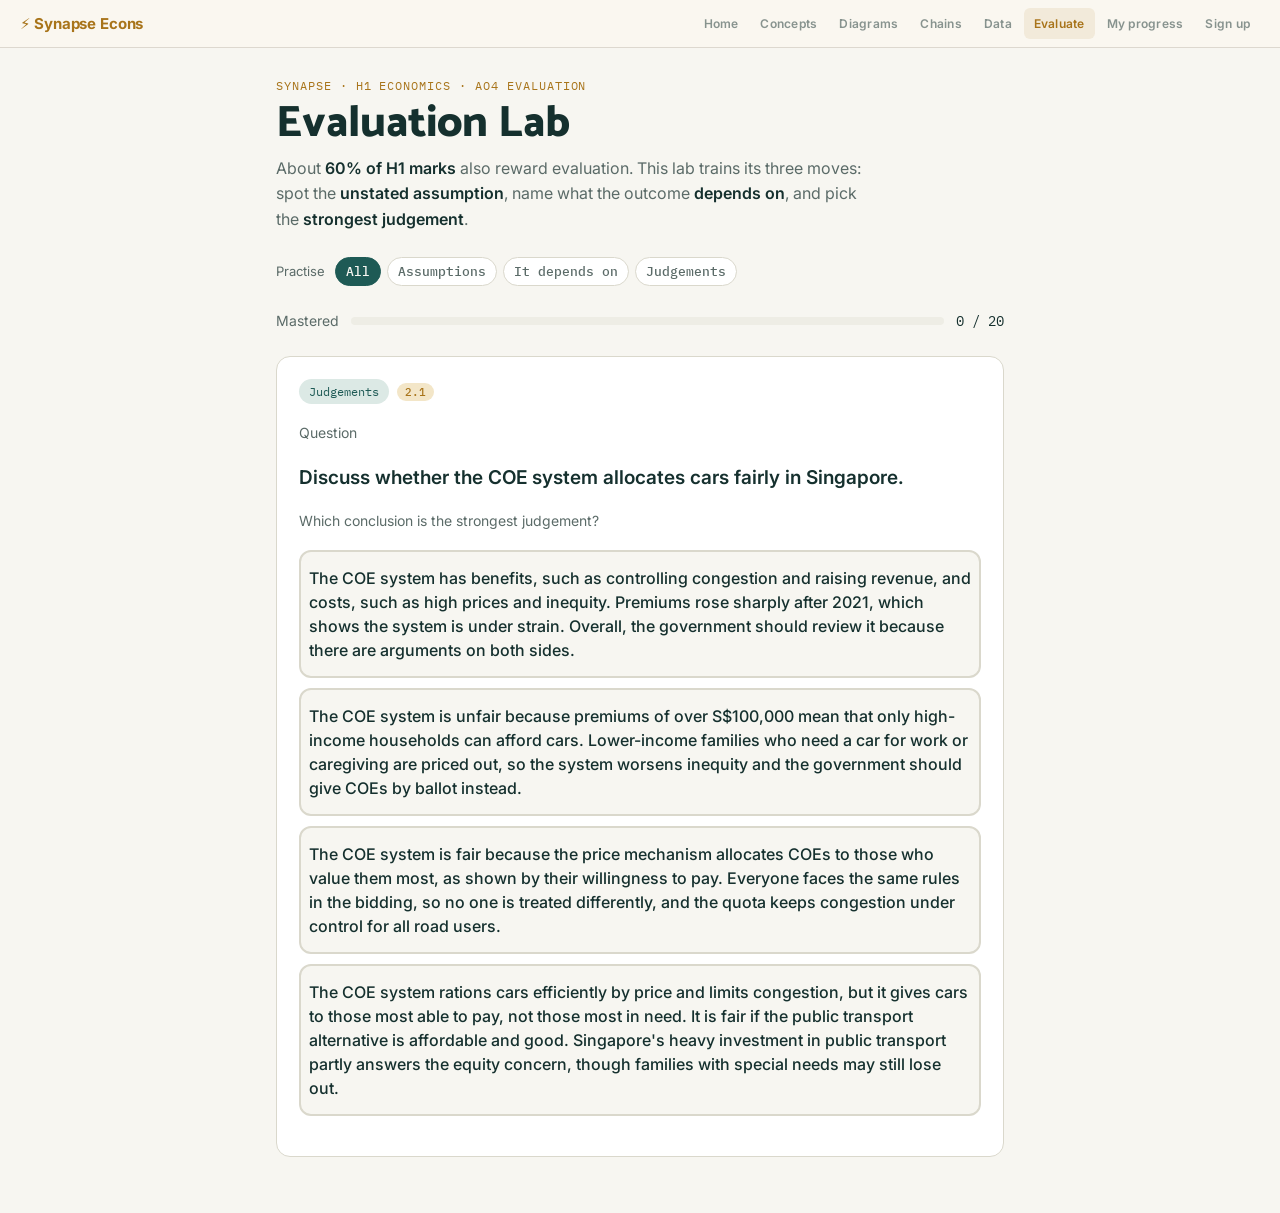
<file: evaluate.html>
<!DOCTYPE html>
<html lang="en-SG">
<head>
<meta charset="UTF-8">
<meta name="viewport" content="width=device-width,initial-scale=1,viewport-fit=cover">
<meta name="description" content="Train H1 Economics evaluation: unstated assumptions, what outcomes depend on, and the strongest judgement.">
<meta property="og:title" content="Synapse Evaluation Lab">
<meta property="og:description" content="Train H1 Economics evaluation: unstated assumptions, what outcomes depend on, and the strongest judgement.">
<meta property="og:type" content="website">
<link rel="icon" href="favicon.svg" type="image/svg+xml">
<title>Synapse Evaluation Lab</title>
<link rel="preconnect" href="https://fonts.googleapis.com">
<link rel="preconnect" href="https://fonts.gstatic.com" crossorigin>
<link rel="stylesheet" href="https://fonts.googleapis.com/css2?family=Catamaran:wght@500;700;800&family=Inter:wght@400;500;600&family=IBM+Plex+Mono:wght@500&display=swap">
<link rel="stylesheet" href="assets/lab.css">
</head>
<body class="light-nav">

<nav id="site-nav" aria-label="Synapse Econs navigation">
  <a class="nav-logo" href="index.html">⚡ Synapse Econs</a>
  <div class="nav-links">
    <a href="index.html" data-page="home">Home</a>
    <a href="concepts.html" data-page="concepts">Concepts</a>
    <a href="shifts.html" data-page="shifts">Diagrams</a>
    <a href="chains.html" data-page="chains">Chains</a>
    <a href="data.html" data-page="data">Data</a>
    <a href="evaluate.html" data-page="evaluate">Evaluate</a>
    <a href="progress.html" data-page="progress">My progress</a>
  </div>
</nav>
<script>
(function(){
  var p=document.currentScript.closest('body').querySelectorAll('[data-page]');
  var cur=location.pathname.split('/').pop().replace('.html','');
  if(!cur||cur==='')cur='home';
  p.forEach(function(a){if(a.dataset.page===cur)a.classList.add('active')});
})();
</script>

<div class="wrap">
  <header>
    <div class="eyebrow">Synapse · H1 Economics · AO4 Evaluation</div>
    <h1>Evaluation Lab</h1>
    <p class="lede">About <b>60% of H1 marks</b> also reward evaluation. This lab trains its three moves: spot the <b>unstated assumption</b>, name what the outcome <b>depends on</b>, and pick the <b>strongest judgement</b>.</p>
  </header>

  <div class="levels" id="types"><span class="lab">Practise</span></div>
  <div class="meter"><span>Mastered</span><div class="bar"><i class="mbar"></i></div><span class="num mnum"></span></div>
  <div class="card" id="dcard"></div>
</div>

<script>
const esc=t=>String(t).replace(/[&<>"]/g,c=>({"&":"&amp;","<":"&lt;",">":"&gt;",'"':"&quot;"}[c]));
const shuffle=a=>{a=a.slice();for(let i=a.length-1;i>0;i--){const j=Math.random()*(i+1)|0;[a[i],a[j]]=[a[j],a[i]]}return a};
const pick=a=>a[Math.random()*a.length|0];
const ARCH=(()=>{try{return new URLSearchParams(location.search).get('view')==='architect'||localStorage.getItem('synapse-architect')==='1'}catch(e){return false}})();
const EVALS=[
 // unstated assumptions
 {t:"assume",k:"2.3",s:"\"Raising the tax on cigarettes will sharply cut smoking.\"",o:["Smokers' demand for cigarettes is price elastic.","Cigarettes create negative externalities.","The government needs more tax revenue.","Cigarettes are a normal good."],a:0,why:"A sharp fall in quantity needs demand to be price elastic. Cigarettes are addictive and demand is usually inelastic, so the claim rests on a doubtful assumption."},
 {t:"assume",k:"2.3",s:"\"A carbon tax set at S$45 per tonne will bring emissions to the socially optimal level.\"",o:["S$45 equals the marginal external cost of emissions at the social optimum.","Firms will pass the whole tax on to consumers.","Demand for electricity is price inelastic.","All countries charge the same carbon tax."],a:0,why:"A tax reaches the social optimum only if it equals the MEC there. The MEC is very hard to measure, so the tax may be too high or too low."},
 {t:"assume",k:"2.1",s:"\"Subsidising electric cars will quickly replace petrol cars on Singapore's roads.\"",o:["Supply of electric cars and charging points is price elastic and can expand quickly.","Electric cars are inferior goods.","Petrol prices will fall.","The COE quota will be removed."],a:0,why:"A subsidy only raises EV numbers quickly if output and the charging network can expand quickly. Supply limits, and the fixed COE quota, may slow the switch."},
 {t:"assume",k:"2.2",s:"\"Public education about the harm of sugar will cut sugary drink consumption.\"",o:["Consumers act on the new information and change their behaviour.","Sugary drinks are public goods.","Sugar prices are rising worldwide.","Sugary drinks have positive externalities."],a:0,why:"Information only changes consumption if people act on it. Habit and taste can mean consumers know the risks but carry on."},
 {t:"assume",k:"2.1",s:"\"A maximum price on rents will make housing more affordable for low-income families.\"",o:["Low-income families will be the ones who obtain the limited rental units.","Rental housing is a public good.","Landlords will build more homes at the lower price.","Demand for rental housing will fall."],a:0,why:"A ceiling creates a shortage. Affordability improves for low-income families only if they actually get the scarce units, which depends on how units are allocated."},
 {t:"assume",k:"1.1",s:"\"Consumers will always choose the healthier option if it is cheaper.\"",o:["Consumers make decisions rationally, based only on price and health benefits.","Healthy food is an inferior good.","The government provides all healthy food.","Supply of healthy food is fixed."],a:0,why:"The claim assumes rational choice on price and health alone. Tastes, convenience and habits also drive choices."},
 {t:"assume",k:"2.3",s:"\"Direct provision of public healthcare is the most efficient way to raise health standards.\"",o:["The government has enough information and resources to provide care at the right quantity and quality.","Healthcare is non-excludable.","Healthcare has no external benefits.","Private hospitals do not exist."],a:0,why:"Direct provision is efficient only if the government knows the right amount to provide and runs it well. Information gaps and high costs can lead to over- or under-provision."},
 // it depends on
 {t:"depends",k:"2.1",s:"Will a rise in the price of chicken raise sellers' total revenue?",o:["The price elasticity of demand for chicken","The number of chicken farms in Brazil","Whether chicken is a public good","The price of COEs"],a:0,why:"Revenue rises after a price increase only if demand is price inelastic. If demand is elastic, revenue falls."},
 {t:"depends",k:"2.1",s:"How much will a tax on sugary drinks raise their price for consumers?",o:["The price elasticities of demand and supply","The number of Nutri-Grade labels","The colour of the bottle","The level of the carbon tax"],a:0,why:"When demand is more inelastic than supply, more of the tax is passed on to consumers as a higher price. (Tax incidence is not required at H1, but the role of elasticity is.)"},
 {t:"depends",k:"2.3",s:"Will a ban on advertising D-grade drinks reduce consumption much?",o:["How much consumers' choices are driven by advertising compared with habit and taste","The PES of sugar","The government's budget surplus","Whether drinks are excludable"],a:0,why:"An ad ban works through information and persuasion. If consumption is driven mainly by habit and taste, the effect will be small."},
 {t:"depends",k:"2.1",s:"Will expanding nursing places quickly end the shortage of nurses?",o:["The time lag before new students graduate and join the workforce","The price of medicine","Whether healthcare is non-rival","The CPI base year"],a:0,why:"Training takes years, so labour supply is inelastic in the short run. The shortage may persist until new nurses qualify."},
 {t:"depends",k:"2.3",s:"Will tradeable permits cut pollution at a low cost?",o:["Whether firms' costs of cutting emissions differ, and permits are monitored and enforced","Whether pollution is a merit good","The level of household income","The price of durians"],a:0,why:"Permits save costs when firms with cheap ways to cut emissions sell permits to firms with costly ones. They also need strict monitoring to work."},
 {t:"depends",k:"2.2",s:"Should the government provide street lighting directly?",o:["Whether the good is non-excludable and non-rivalrous, so the market will not provide it","Whether street lights are made locally","The PED for electricity","The number of car owners"],a:0,why:"Direct provision is justified when the good is a public good that the free market will not provide because of free riders."},
 {t:"depends",k:"2.1",s:"Will a minimum wage raise the incomes of low-wage workers as a group?",o:["How price elastic firms' demand for low-wage labour is","How many public goods exist","Whether wages are nominal","The size of the carbon tax"],a:0,why:"If demand for labour is inelastic, few jobs are lost and total income rises. If it is elastic, job losses may cancel out the higher wage."},
 // best judgement
 {t:"judge",k:"2.3",s:"Discuss whether a carbon tax is the best way for Singapore to reduce emissions.",o:[
   "A carbon tax is the best policy because it makes polluters pay the full social cost of emissions. Firms will face MSC instead of MPC, so output falls to where MSB = MSC and the deadweight loss disappears. This is why many economists support carbon pricing, so Singapore should rely on it.",
   "A carbon tax is the best policy for Singapore's large emitters, since it is market-based and covers about 70% of emissions. But because the MEC is hard to measure and firms may relocate, it works best alongside regulations and support for clean technology. Its success depends on the tax rising on schedule.",
   "A carbon tax has clear advantages, such as internalising the externality and raising revenue. It also has disadvantages, such as hurting firms' competitiveness and raising household utility bills. Therefore whether it is the best policy depends on many factors, and both sides have merit.",
   "A carbon tax is not the best policy because firms will simply pass the higher cost on to consumers through higher electricity prices, so emissions may not fall much. Regulations that cap emissions directly would therefore be more certain, and the government should replace the tax with strict rules."],a:1,why:"The strongest judgement takes a clear stand, ties it to Singapore's context (coverage of large emitters), weighs the main limitation (the MEC is hard to measure, carbon leakage) and says what success depends on. \"It depends\" with no criteria is not a judgement."},
 {t:"judge",k:"2.3",s:"Discuss whether Nutri-Grade labels are more effective than a sugar tax in reducing sugar consumption.",o:[
   "Labels are better because sugar over-consumption is caused by information failure. Nutri-Grade labels give consumers clear information at the point of sale, so their perceived benefit falls to the true benefit and demand falls to the social optimum. A tax does not address the cause, so labels are clearly more effective.",
   "A tax is better because it raises the price of sugary drinks immediately, and consumers respond to prices more than to information. Countries that taxed sugary drinks saw sales fall. Since price is what really changes behaviour, Singapore should replace labels with a sugar tax.",
   "In the short run a tax may cut consumption more, because price changes act immediately even when habits are strong. Labels tackle the root cause, information failure, without hurting low-income consumers, and they push firms to reformulate. For Singapore, which values equity, labels plus reformulation are likely more effective over time, especially with the D-grade advertising ban.",
   "Both policies have strengths. Labels inform consumers and a tax raises prices. Labels are cheaper for the government, while a tax raises revenue. Each also has limits, as habits are hard to change. Overall, both policies are good and the government should use both of them together."],a:2,why:"This answer compares the policies on clear criteria (speed, root cause, equity), separates the short run from the long run, and reaches a judgement for Singapore's context."},
 {t:"judge",k:"2.1",s:"Discuss whether the COE system allocates cars fairly in Singapore.",o:[
   "The COE system is unfair because premiums of over S$100,000 mean that only high-income households can afford cars. Lower-income families who need a car for work or caregiving are priced out, so the system worsens inequity and the government should give COEs by ballot instead.",
   "The COE system rations cars efficiently by price and limits congestion, but it gives cars to those most able to pay, not those most in need. It is fair if the public transport alternative is affordable and good. Singapore's heavy investment in public transport partly answers the equity concern, though families with special needs may still lose out.",
   "The COE system is fair because the price mechanism allocates COEs to those who value them most, as shown by their willingness to pay. Everyone faces the same rules in the bidding, so no one is treated differently, and the quota keeps congestion under control for all road users.",
   "The COE system has benefits, such as controlling congestion and raising revenue, and costs, such as high prices and inequity. Premiums rose sharply after 2021, which shows the system is under strain. Overall, the government should review it because there are arguments on both sides."],a:1,why:"It separates efficiency from equity, explains the trade-off, states what fairness depends on (the quality of public transport) and reaches a qualified judgement."},
 {t:"judge",k:"2.1",s:"Discuss whether a maximum price on essential food during a supply shock helps consumers.",o:[
   "A maximum price helps consumers because it stops sellers from raising prices during the shock. Consumers pay less for essential food, which protects low-income households who spend a large share of income on food, so the government should cap prices whenever supply falls.",
   "A maximum price harms consumers because at a price below equilibrium quantity demanded exceeds quantity supplied. The resulting shortage leads to queues, empty shelves and black markets, so consumers end up worse off and the government should never use price ceilings.",
   "A maximum price lowers the price for those who buy, but at a price below equilibrium it causes a shortage, queues and possibly black markets. It helps consumers only if it is temporary and paired with rationing or stockpile releases. In a short supply shock, such as the 2022 chicken export ban, releasing stockpiles and diversifying supply is likely to help more than a price cap.",
   "A maximum price has advantages, as it keeps food affordable, and disadvantages, as it can cause shortages and black markets. The outcome is different for different consumers. Therefore a maximum price may or may not help consumers, depending on the situation."],a:2,why:"It weighs who gains and who loses, identifies the condition under which the policy works (temporary, with rationing), and reaches a judgement in context."},
 {t:"judge",k:"2.2",s:"Discuss whether the government should fully fund university education.",o:[
   "Yes. University education creates positive externalities, such as a more productive workforce and more innovation, so MSB lies above MPB and the free market under-consumes it. Full funding removes the price barrier, so consumption rises to the social optimum and the deadweight loss is removed.",
   "Education creates external benefits, so the free market under-consumes it and a subsidy is justified. But graduates also gain high private returns, so full funding may over-subsidise and burden taxpayers. Partial subsidies with bursaries for low-income students are likely the best balance of efficiency and equity, as in Singapore's current approach.",
   "No. The government's budget is limited, and every dollar spent on universities has an opportunity cost in healthcare, defence or housing. Graduates should therefore pay their own fees, since they gain higher salaries, and the funds should go elsewhere.",
   "Full funding has benefits, as more students can attend and society gains from a skilled workforce, and costs, as it is expensive and some students may not need help. Whether the government should fully fund university education therefore depends on its priorities."],a:1,why:"It explains the market failure, weighs it against the private benefit and the opportunity cost of public funds, and reaches a specific, balanced recommendation."},
 {t:"judge",k:"1.1",s:"Discuss whether the government should spend more on healthcare for an ageing population.",o:[
   "Yes. An ageing population means more people with chronic illnesses, so healthcare needs will rise sharply. Better healthcare raises the non-material standard of living of the elderly and their families, so the government must increase spending to meet this need.",
   "The benefits are large: better health, a better quality of life and productive older workers. But with a limited budget, the opportunity cost may be lower spending on education or infrastructure. Spending more is justified if it targets preventive care, which reduces future costs, so how the money is spent matters more than how much.",
   "No. With a limited budget, more healthcare spending means less for education, infrastructure and defence. Since these build Singapore's future growth, the opportunity cost is too high, and families should bear more of their own healthcare costs instead.",
   "Higher healthcare spending has benefits, such as better health and longer lives, and costs, such as the opportunity cost of other spending and a higher tax burden. Both sides are important, so the government needs to weigh the benefits and the costs carefully."],a:1,why:"It uses the central economic problem (opportunity cost) and turns the evaluation into a decision rule: targeting preventive care. That is a reasoned judgement, not a list."}
];

const TYPES={all:'All',assume:'Assumptions',depends:'It depends on',judge:'Judgements'};
const ASK={assume:'Which unstated assumption does this claim rely on?',depends:'What does the answer depend on most?',judge:'Which conclusion is the strongest judgement?'};
EVALS.forEach((v,i)=>v.id=i);
const KEY='synapse-econs-eval-v1';let st={box:{},ty:'all'};
try{const s=JSON.parse(localStorage.getItem(KEY)||'null');if(s&&s.box)st=Object.assign(st,s)}catch(e){}
const save=()=>{try{localStorage.setItem(KEY,JSON.stringify(st))}catch(e){}};
const MASTER=3;const pool=()=>EVALS.filter(v=>st.ty==='all'||v.t===st.ty);
const tyEl=document.getElementById('types');
Object.entries(TYPES).forEach(([k,n])=>{const b=document.createElement('button');b.className='lv';b.textContent=n;b.dataset.k=k;b.setAttribute('aria-pressed',st.ty===k);
  b.onclick=()=>{st.ty=k;tyEl.querySelectorAll('.lv').forEach(x=>x.setAttribute('aria-pressed',x.dataset.k===k));save();meter();startDrill()};tyEl.appendChild(b)});
/* mastered count for the My progress page */
function synM(k,m,n){try{const K='synapse-econs-mastery-v1',p=JSON.parse(localStorage.getItem(K)||'{}')||{};p[k]={m:m,n:n,at:Date.now()};localStorage.setItem(K,JSON.stringify(p))}catch(e){}}
function meter(){synM('evaluate',EVALS.filter(v=>(st.box[v.id]||0)>=MASTER).length,EVALS.length);const P=pool(),m=P.filter(v=>(st.box[v.id]||0)>=MASTER).length;
  document.querySelector('.mbar').style.width=(P.length?m/P.length*100:0)+'%';document.querySelector('.mnum').textContent=`${m} / ${P.length}`}
let dq=[],cur=null,round={seen:0,first:0},firstSet=new Set();
function startDrill(){dq=shuffle(pool()).sort((a,b)=>(st.box[a.id]||0)-(st.box[b.id]||0)).slice(0,8);round={seen:0,first:0};firstSet=new Set();next()}
function next(){
  const el=document.getElementById('dcard');
  if(!dq.length){window.synTrack&&synTrack('round',{lab:'evaluate',score:round.first,of:round.seen});const P=pool(),m=P.filter(v=>(st.box[v.id]||0)>=MASTER).length;
    el.innerHTML=`<div class="chips"><span class="chip">Round complete</span></div><div class="score">${round.first} / ${round.seen}<small>right on the first try</small></div>
      <p class="hint">${m} of ${P.length} items mastered.</p><div class="row"><button class="btn primary" id="again">Next round</button></div>`;
    document.getElementById('again').onclick=startDrill;return}
  const v=dq.shift(),opts=shuffle(v.o.map((t,j)=>({t,j})));cur={v,done:false};
  el.innerHTML=`<div class="chips"><span class="chip">${esc(TYPES[v.t])}</span><span class="tag">${v.k}</span>${ARCH?`<span class="arch">id ${v.id} · box ${st.box[v.id]||0}</span>`:''}</div>
    ${v.t==='judge'?`<p class="hint" style="margin:0">Question</p><p class="prompt">${esc(v.s)}</p>`:`<p class="prompt">${esc(v.s)}</p>`}
    <p class="hint" style="margin:0">${ASK[v.t]}</p>
    <div class="opts1">${opts.map(o=>`<button class="opt def" data-j="${o.j}">${esc(o.t)}</button>`).join('')}</div><div id="fb"></div>`;
  el.querySelectorAll('.opt').forEach(b=>b.onclick=()=>answer(+b.dataset.j));
}
function answer(j){
  if(cur.done)return;if(window.synAllow&&!synAllow('evaluate:'+cur.v.id,()=>answer(j)))return;cur.done=true;const v=cur.v,ok=j===v.a;
  document.querySelectorAll('#dcard .opt').forEach(b=>{b.disabled=true;if(+b.dataset.j===v.a)b.classList.add('good');else if(+b.dataset.j===j)b.classList.add('bad')});
  if(!firstSet.has(v.id)){firstSet.add(v.id);round.seen++;if(ok)round.first++}
  const fb=document.getElementById('fb'),why=`<p class="meaning">${esc(v.why)}</p>`;
  if(ok){fb.innerHTML=`<div class="fb good"><h3>Correct.</h3>${why}<p class="ask">Were you sure, or did you guess?</p><div class="row"><button class="btn primary" id="s">I was sure</button><button class="btn" id="g">I guessed</button></div></div>`;
    document.getElementById('s').onclick=()=>{st.box[v.id]=Math.min(MASTER,(st.box[v.id]||0)+1);save();meter();next()};
    document.getElementById('g').onclick=()=>{st.box[v.id]=Math.max(1,st.box[v.id]||0);save();meter();dq.splice(Math.min(3,dq.length),0,v);next()};document.getElementById('s').focus();}
  else{st.box[v.id]=0;save();meter();dq.splice(Math.min(3,dq.length),0,v);
    fb.innerHTML=`<div class="fb bad"><h3>The strongest answer is highlighted.</h3>${why}<p class="ask">This item comes back in three cards.</p><div class="row"><button class="btn primary" id="n">Next</button></div></div>`;
    document.getElementById('n').onclick=next;document.getElementById('n').focus();}
}
meter();startDrill();

</script>
<script src="assets/config.js"></script>
<script src="assets/track.js" defer></script>
<script src="assets/pay.js" defer></script>
</body>
</html>
</file>
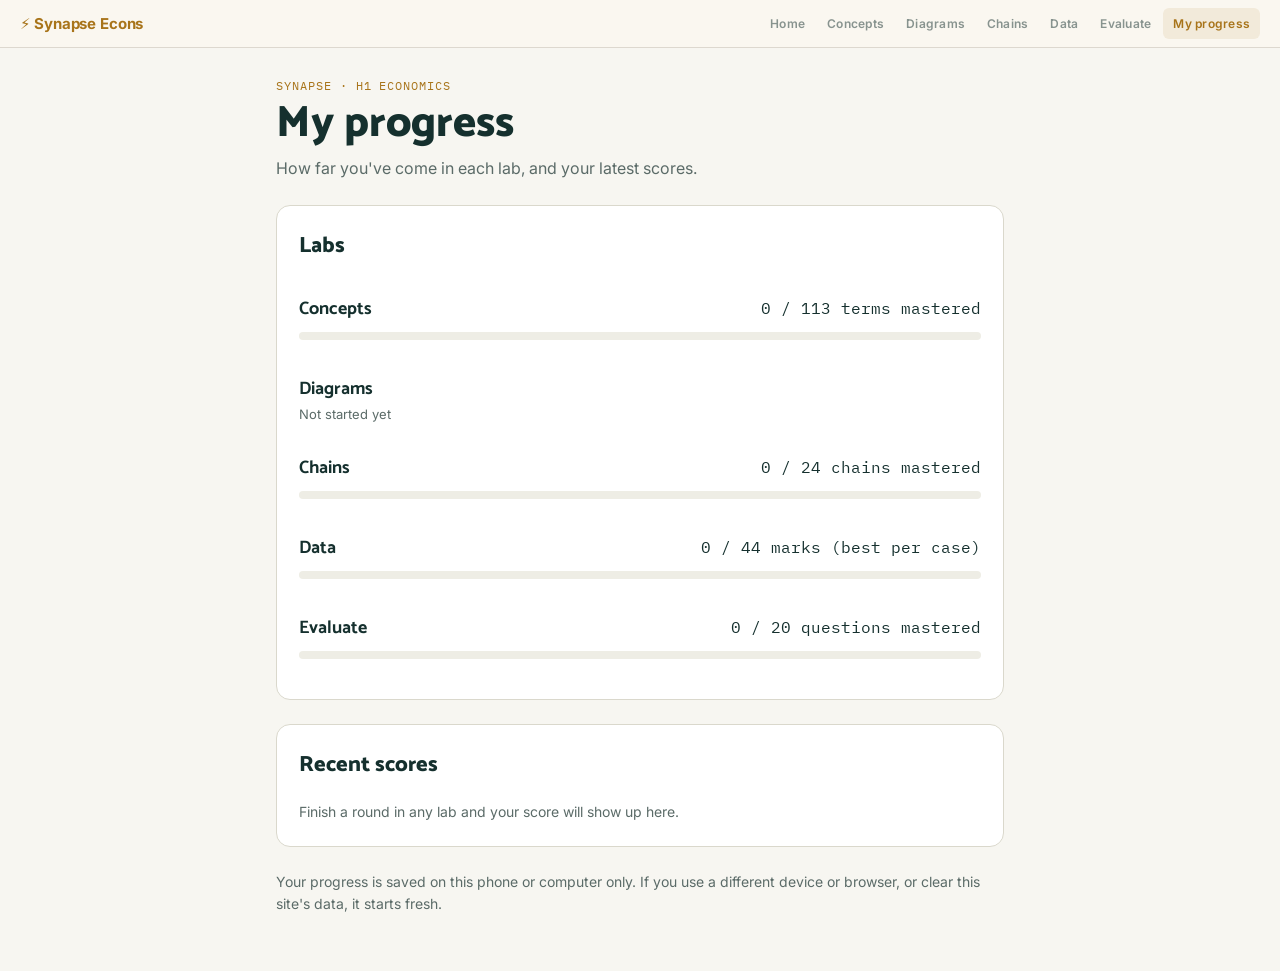
<file: progress.html>
<!DOCTYPE html>
<html lang="en-SG">
<head>
<meta charset="UTF-8">
<meta name="viewport" content="width=device-width,initial-scale=1,viewport-fit=cover">
<meta name="description" content="Your own progress in Synapse Econs: items mastered and recent scores.">
<meta property="og:title" content="My progress · Synapse Econs">
<meta property="og:description" content="Your own progress in Synapse Econs: items mastered and recent scores.">
<meta property="og:type" content="website">
<link rel="icon" href="favicon.svg" type="image/svg+xml">
<title>My progress · Synapse Econs</title>
<link rel="preconnect" href="https://fonts.googleapis.com">
<link rel="preconnect" href="https://fonts.gstatic.com" crossorigin>
<link rel="stylesheet" href="https://fonts.googleapis.com/css2?family=Catamaran:wght@500;700;800&family=Inter:wght@400;500;600&family=IBM+Plex+Mono:wght@500&display=swap">
<link rel="stylesheet" href="assets/lab.css">
</head>
<style>
.stack{display:flex;flex-direction:column;gap:4px}
.lab{display:block;padding:12px;margin:0 -12px;border-radius:10px;text-decoration:none;color:inherit}
.lab:hover{background:var(--sunk)}
.lab-top{display:flex;align-items:baseline;justify-content:space-between;gap:10px}
.lab-name{font:700 18px var(--display)}
.lab .bar{margin:8px 0 6px}
.lab-meta{font-size:13px;color:var(--muted)}
.spark{display:inline-flex;align-items:flex-end;gap:2px;height:16px;vertical-align:-3px;margin-left:6px}
.spark i{width:5px;background:var(--accent);border-radius:1px}
h2{font:800 22px var(--display);margin:0}
table{width:100%;border-collapse:collapse;font-size:14px}
td{padding:8px 4px;border-top:1px solid var(--line);vertical-align:top}
tr:first-child td{border-top:0}
td.r{text-align:right;font-family:var(--mono);font-variant-numeric:tabular-nums;white-space:nowrap}
td.d{color:var(--muted);white-space:nowrap;font-size:13px;width:1%;padding-right:16px}
td small{color:var(--muted)}
</style>
</head>
<body class="light-nav">

<nav id="site-nav" aria-label="Synapse Econs navigation">
  <a class="nav-logo" href="index.html">⚡ Synapse Econs</a>
  <div class="nav-links">
    <a href="index.html" data-page="home">Home</a>
    <a href="concepts.html" data-page="concepts">Concepts</a>
    <a href="shifts.html" data-page="shifts">Diagrams</a>
    <a href="chains.html" data-page="chains">Chains</a>
    <a href="data.html" data-page="data">Data</a>
    <a href="evaluate.html" data-page="evaluate">Evaluate</a>
    <a href="progress.html" data-page="progress" class="active">My progress</a>
  </div>
</nav>

<div class="wrap">
  <header>
    <div class="eyebrow">Synapse · H1 Economics</div>
    <h1>My progress</h1>
    <p class="lede">How far you've come in each lab, and your latest scores.</p>
  </header>

  <section class="card">
    <h2>Labs</h2>
    <div class="stack" id="labs"></div>
  </section>

  <section class="card">
    <h2>Recent scores</h2>
    <div id="recent"></div>
  </section>

  <p class="hint">Your progress is saved on this phone or computer only. If you use a different device or browser, or clear this site's data, it starts fresh.</p>
</div>

<script>
(function () {
  'use strict';
  var $ = function (id) { return document.getElementById(id); };
  function get(k, d) { try { var v = JSON.parse(localStorage.getItem(k) || 'null'); return v == null ? d : v; } catch (e) { return d; } }
  function esc(s) { return String(s).replace(/[&<>"]/g, function (c) { return { '&': '&amp;', '<': '&lt;', '>': '&gt;', '"': '&quot;' }[c]; }); }

  var LABS = [
    { k: 'concepts', name: 'Concepts', unit: 'terms mastered' },
    { k: 'shifts', name: 'Diagrams', unit: 'scenarios mastered' },
    { k: 'chains', name: 'Chains', unit: 'chains mastered' },
    { k: 'data', name: 'Data', unit: "marks (best per case)" },
    { k: 'evaluate', name: 'Evaluate', unit: 'questions mastered' }
  ];
  var NAME = {}; LABS.forEach(function (l) { NAME[l.k] = l.name; });
  var mastery = get('synapse-econs-mastery-v1', {});
  var hist = get('synapse-econs-history-v1', []);
  if (!Array.isArray(hist)) hist = [];

  function pct(x) { return Math.round(x.score / x.of * 100); }
  function spark(list) {
    return '<span class="spark" aria-hidden="true">' + list.map(function (x) {
      return '<i style="height:' + Math.max(2, Math.round(pct(x) / 100 * 16)) + 'px"></i>';
    }).join('') + '</span>';
  }

  $('labs').innerHTML = LABS.map(function (l) {
    var runs = hist.filter(function (x) { return x.lab === l.k; }), m = mastery[l.k], top = '', bar = '', meta = '';
    if (m && m.n) {
      top = m.m + ' / ' + m.n + ' ' + l.unit;
      bar = '<div class="bar"><i style="width:' + (m.m / m.n * 100) + '%"></i></div>';
    }
    if (runs.length) {
      var r = runs[runs.length - 1];
      meta = (r.e === 'case' ? 'Last case' : 'Last round') + ': ' + r.score + '/' + r.of + spark(runs.slice(-10));
    } else if (!top) meta = 'Not started yet';
    return '<a class="lab" href="' + l.k + '.html"><div class="lab-top"><span class="lab-name">' + l.name + '</span>' +
      '<span class="num">' + top + '</span></div>' + bar + (meta ? '<div class="lab-meta">' + meta + '</div>' : '') + '</a>';
  }).join('');

  var recent = hist.slice(-15).reverse();
  $('recent').innerHTML = recent.length ? '<table>' + recent.map(function (x) {
    var d = new Date(x.t).toLocaleDateString('en-SG', { day: 'numeric', month: 'short' });
    return '<tr><td class="d">' + d + '</td><td>' + esc(NAME[x.lab] || x.lab) + '<br><small>' + (x.e === 'case' ? 'Case' : 'Round') +
      (x.set ? ' · ' + esc(x.set) : '') + '</small></td><td class="r">' + x.score + '/' + x.of + '</td></tr>';
  }).join('') + '</table>' : '<p class="hint">Finish a round in any lab and your score will show up here.</p>';
})();
</script>
</body>
</html>
</file>
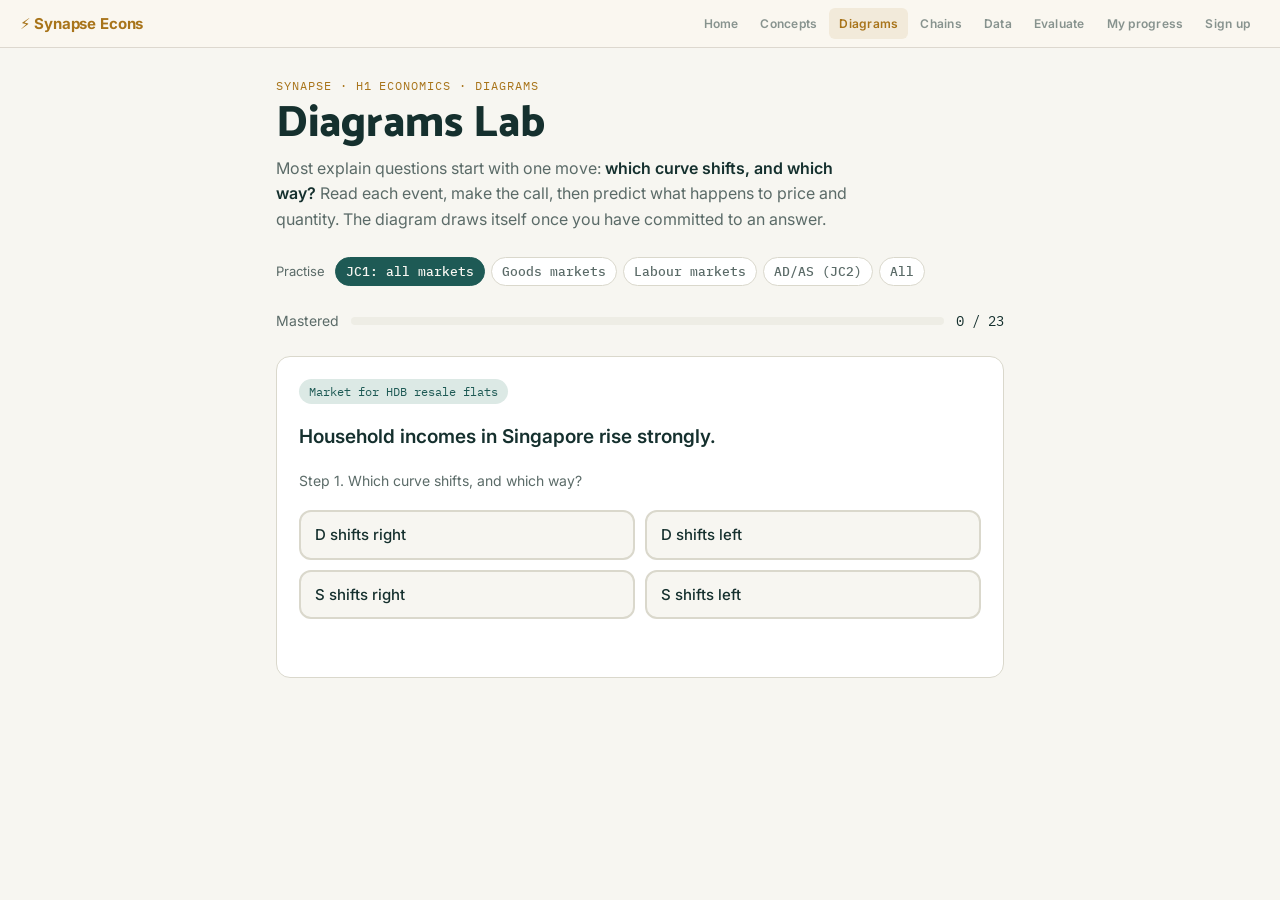
<file: shifts.html>
<!DOCTYPE html>
<html lang="en-SG">
<head>
<meta charset="UTF-8">
<meta name="viewport" content="width=device-width,initial-scale=1,viewport-fit=cover">
<meta name="description" content="Pick the curve that shifts, then predict the new equilibrium: demand and supply, labour markets and AD/AS for H1 Economics.">
<meta property="og:title" content="Synapse Diagrams Lab">
<meta property="og:description" content="Pick the curve that shifts, then predict the new equilibrium: demand and supply, labour markets and AD/AS for H1 Economics.">
<meta property="og:type" content="website">
<link rel="icon" href="favicon.svg" type="image/svg+xml">
<title>Synapse Diagrams Lab</title>
<link rel="preconnect" href="https://fonts.googleapis.com">
<link rel="preconnect" href="https://fonts.gstatic.com" crossorigin>
<link rel="stylesheet" href="https://fonts.googleapis.com/css2?family=Catamaran:wght@500;700;800&family=Inter:wght@400;500;600&family=IBM+Plex+Mono:wght@500&display=swap">
<link rel="stylesheet" href="assets/lab.css">
</head>
<body class="light-nav">

<nav id="site-nav" aria-label="Synapse Econs navigation">
  <a class="nav-logo" href="index.html">⚡ Synapse Econs</a>
  <div class="nav-links">
    <a href="index.html" data-page="home">Home</a>
    <a href="concepts.html" data-page="concepts">Concepts</a>
    <a href="shifts.html" data-page="shifts">Diagrams</a>
    <a href="chains.html" data-page="chains">Chains</a>
    <a href="data.html" data-page="data">Data</a>
    <a href="evaluate.html" data-page="evaluate">Evaluate</a>
    <a href="progress.html" data-page="progress">My progress</a>
  </div>
</nav>
<script>
(function(){
  var p=document.currentScript.closest('body').querySelectorAll('[data-page]');
  var cur=location.pathname.split('/').pop().replace('.html','');
  if(!cur||cur==='')cur='home';
  p.forEach(function(a){if(a.dataset.page===cur)a.classList.add('active')});
})();
</script>

<div class="wrap">
  <header>
    <div class="eyebrow">Synapse · H1 Economics · Diagrams</div>
    <h1>Diagrams Lab</h1>
    <p class="lede">Most explain questions start with one move: <b>which curve shifts, and which way?</b> Read each event, make the call, then predict what happens to price and quantity. The diagram draws itself once you have committed to an answer.</p>
  </header>

  <div class="levels" id="sets"><span class="lab">Practise</span></div>
  <div class="meter"><span>Mastered</span><div class="bar"><i class="mbar"></i></div><span class="num mnum"></span></div>
  <div class="card" id="dcard"></div>
</div>

<script>
const esc=t=>String(t).replace(/[&<>"]/g,c=>({"&":"&amp;","<":"&lt;",">":"&gt;",'"':"&quot;"}[c]));
const shuffle=a=>{a=a.slice();for(let i=a.length-1;i>0;i--){const j=Math.random()*(i+1)|0;[a[i],a[j]]=[a[j],a[i]]}return a};
const pick=a=>a[Math.random()*a.length|0];
const ARCH=(()=>{try{return new URLSearchParams(location.search).get('view')==='architect'||localStorage.getItem('synapse-architect')==='1'}catch(e){return false}})();
const SCEN=[
 // micro: demand
 {m:"Market for electric cars in Singapore",s:"The government doubles the number of public EV charging points.",c:"D",d:1,why:"Charging points are a complement to EVs. Easier charging raises the benefit of owning an EV, so demand rises at every price."},
 {m:"Market for petrol cars",s:"World oil prices surge, pushing up pump prices for petrol.",c:"D",d:-1,why:"Petrol is a complement to petrol cars. Dearer petrol raises the cost of running one, so demand for petrol cars falls."},
 {m:"Market for air travel",s:"Countries impose travel restrictions during a pandemic.",c:"D",d:-1,why:"Fewer people are able to travel, so demand for flights falls at every price."},
 {m:"Market for bubble tea",s:"A health campaign links sugary drinks to diabetes and changes young people's tastes.",c:"D",d:-1,why:"A change in tastes and preferences against the good reduces demand."},
 {m:"Market for HDB resale flats",s:"Household incomes in Singapore rise strongly.",c:"D",d:1,why:"Housing is a normal good, so higher income raises demand."},
 {m:"Market for instant noodles",s:"Household incomes rise and families switch to healthier meals.",c:"D",d:-1,why:"Here instant noodles behave as an inferior good: higher income lowers demand."},
 {m:"Market for HDB resale flats",s:"The government greatly increases the supply of new BTO flats.",c:"D",d:-1,why:"BTO flats are a substitute for resale flats. More BTO flats draw buyers away, so resale demand falls."},
 {m:"Market for umbrellas",s:"The weather service forecasts a long, heavy monsoon season.",c:"D",d:1,why:"Expected wet weather raises the benefit of owning an umbrella, so demand rises."},
 {m:"Market for rice",s:"Consumers expect rice prices to rise sharply next month.",c:"D",d:1,why:"Expectations of a future price rise make consumers buy more now, so current demand rises."},
 {m:"Market for sugary drinks",s:"The government runs a public education campaign on the harm of excess sugar.",c:"D",d:-1,why:"Better information lowers consumers' perceived benefit, so demand falls. This is how public education corrects information failure."},
 // micro: supply
 {m:"Market for hawker meals",s:"Rental costs for hawker stalls rise sharply.",c:"S",d:-1,why:"Higher rent raises costs of production, so hawkers supply less at every price."},
 {m:"Market for durians",s:"Durian farms in Malaysia enjoy an unusually good harvest.",c:"S",d:1,why:"Good weather raises output at every price, so supply increases."},
 {m:"Market for coffee",s:"A severe drought hits coffee farms in Brazil.",c:"S",d:-1,why:"Poor weather destroys crops, so supply falls at every price."},
 {m:"Market for cigarettes",s:"The government raises the excise duty on cigarettes.",c:"S",d:-1,why:"An indirect tax raises each unit's cost to sellers, so supply shifts left (upwards by the tax)."},
 {m:"Market for solar panels",s:"New technology makes solar panels much cheaper to manufacture.",c:"S",d:1,why:"Better technology lowers unit costs, so supply increases."},
 {m:"Market for solar panels",s:"The government pays producers a subsidy for every panel made.",c:"S",d:1,why:"A subsidy lowers producers' unit costs, so supply shifts right (downwards by the subsidy)."},
 {m:"Market for chicken in Singapore",s:"A major exporting country bans exports of live chicken.",c:"S",d:-1,why:"Fewer chickens reach Singapore, so supply falls at every price."},
 {m:"Market for laptops",s:"The price of computer chips, a key input, falls.",c:"S",d:1,why:"Cheaper inputs lower costs of production, so supply increases."},
 {m:"Market for cars in Singapore",s:"LTA reduces the number of COEs issued.",c:"S",d:-1,why:"A tighter quota limits how many cars can be registered, so supply falls."},
 // labour markets
 {m:"Labour market for nurses",s:"Polytechnics and universities double their places for nursing courses.",c:"S",d:1,lab:true,why:"More trained nurses means a larger supply of labour. Wages fall and employment rises."},
 {m:"Labour market for AI engineers",s:"Firms across the economy rush to adopt artificial intelligence.",c:"D",d:1,lab:true,why:"Demand for labour is derived demand. More demand for AI products raises demand for AI engineers, so wages and employment rise."},
 {m:"Labour market for delivery riders",s:"Many more people sign up for app-based gig work.",c:"S",d:1,lab:true,why:"A larger pool of willing riders increases labour supply, so the wage falls and employment rises."},
 {m:"Labour market for travel agents",s:"Most travellers now book flights and hotels online.",c:"D",d:-1,lab:true,why:"Demand for travel agents' services falls, so the derived demand for travel agents falls. Wages and employment fall."},
 // macro AD
 {m:"Singapore economy",s:"A global recession cuts demand for Singapore's exports.",c:"AD",d:-1,why:"Exports (X) fall, so AD = C + I + G + (X − M) falls. Output falls and the price level eases."},
 {m:"Singapore economy",s:"The government brings forward spending on new MRT lines and hospitals.",c:"AD",d:1,why:"Government spending (G) rises, so AD rises, with a multiplied effect on national income."},
 {m:"Singapore economy",s:"Consumer confidence falls sharply amid fears of job losses.",c:"AD",d:-1,why:"Households save more and spend less, so consumption (C) and AD fall."},
 {m:"Singapore economy",s:"S$ appreciation makes Singapore's exports less price-competitive abroad.",c:"AD",d:-1,why:"Net exports (X − M) fall, so AD falls. (The cheaper imported inputs also affect AS, but the question asks about competitiveness.)"},
 {m:"Singapore economy",s:"Global interest rates rise, raising the cost of borrowing for firms.",c:"AD",d:-1,why:"Investment (I) becomes costlier to finance, so I and AD fall."},
 {m:"Singapore economy",s:"The government cuts the corporate income tax rate.",c:"AD",d:1,why:"Higher expected after-tax profits raise investment (I), so AD rises."},
 {m:"Singapore economy",s:"Tourist arrivals rebound strongly after travel restrictions are lifted.",c:"AD",d:1,why:"Spending by foreign tourists counts as exports (X), so AD rises."},
 {m:"Singapore economy",s:"The GST rate is raised and household spending falls.",c:"AD",d:-1,why:"Higher GST reduces real disposable spending power, so consumption (C) and AD fall."},
 // macro AS
 {m:"Singapore economy",s:"World oil prices double.",c:"AS",d:-1,why:"Oil is a key input. Higher costs of production shift AS left: cost-push inflation and lower output."},
 {m:"Singapore economy",s:"SkillsFuture training raises labour productivity across industries.",c:"AS",d:1,why:"Better-quality labour raises productive capacity, so AS shifts right: more output at lower prices."},
 {m:"Singapore economy",s:"Wages rise much faster than labour productivity.",c:"AS",d:-1,why:"Unit labour costs rise, so AS shifts left."},
 {m:"Singapore economy",s:"An ageing population shrinks the labour force.",c:"AS",d:-1,why:"Fewer workers means less productive capacity, so AS shifts left."},
 {m:"Singapore economy",s:"A fully automated mega-port at Tuas raises efficiency in logistics.",c:"AS",d:1,why:"Better technology and capital raise productive capacity, so AS shifts right."}
];

SCEN.forEach((v,i)=>{v.id=i;v.macro=v.c==='AD'||v.c==='AS'});
const SETS={jc1:'JC1: all markets',micro:'Goods markets',labour:'Labour markets',macro:'AD/AS (JC2)',all:'All'};
const inSet=(v,s)=>s==='all'||(s==='jc1'&&!v.macro)||(s!=='jc1')&&(s==='macro'?v.macro:s==='labour'?!!v.lab:(!v.macro&&!v.lab));
const KEY='synapse-econs-shifts-v2';let st={box:{},set:'jc1'};
try{const s=JSON.parse(localStorage.getItem(KEY)||'null');if(s&&s.box)st=Object.assign(st,s)}catch(e){}
const save=()=>{try{localStorage.setItem(KEY,JSON.stringify(st))}catch(e){}};
const MASTER=3;const pool=()=>SCEN.filter(v=>inSet(v,st.set));
const setEl=document.getElementById('sets');
Object.entries(SETS).forEach(([k,n])=>{const b=document.createElement('button');b.className='lv';b.textContent=n;b.dataset.k=k;b.setAttribute('aria-pressed',st.set===k);
  b.onclick=()=>{st.set=k;setEl.querySelectorAll('.lv').forEach(x=>x.setAttribute('aria-pressed',x.dataset.k===k));save();meter();startDrill()};setEl.appendChild(b)});
/* mastered count for the My progress page */
function synM(k,m,n){try{const K='synapse-econs-mastery-v1',p=JSON.parse(localStorage.getItem(K)||'{}')||{};p[k]={m:m,n:n,at:Date.now()};localStorage.setItem(K,JSON.stringify(p))}catch(e){}}
function meter(){synM('shifts',SCEN.filter(v=>(st.box[v.id]||0)>=MASTER).length,SCEN.length);const P=pool(),m=P.filter(v=>(st.box[v.id]||0)>=MASTER).length;
  document.querySelector('.mbar').style.width=(P.length?m/P.length*100:0)+'%';document.querySelector('.mnum').textContent=`${m} / ${P.length}`}

const labels=v=>v.macro?{D:'AD',S:'AS',P:'General price level',Q:'Real output',p:'GPL',q:'Y'}:v.lab?{D:'DL',S:'SL',P:'Wage',Q:'Employment',p:'W',q:'L'}:{D:'D',S:'S',P:'Price',Q:'Quantity',p:'P',q:'Q'};
const curveOf=v=>v.macro?(v.c==='AD'?'D':'S'):v.c;
function outcome(v){const c=curveOf(v);return c==='D'?{p:v.d,q:v.d}:{p:-v.d,q:v.d}}
function shiftOpts(v){const L=labels(v);return [['D',1],['D',-1],['S',1],['S',-1]].map(([c,d])=>({key:c+d,text:`${L[c]} shifts ${d>0?'right':'left'}`,c,d}))}
function effOpts(v){const L=labels(v);const ar=x=>x>0?'rises':'falls';return [[1,1],[1,-1],[-1,1],[-1,-1]].map(([p,q])=>({key:p+','+q,text:`${L.P} ${ar(p)}, ${L.Q.toLowerCase()} ${ar(q)}`,p,q}))}

function diagram(v){
  const L=labels(v),c=curveOf(v),dx=50*v.d,b=160/220;
  const D=(x,s)=>40+(x-60-s)*b, S=(x,s)=>200-(x-60-s)*b;
  const eq=(sd,ss)=>{const x=(200+60*b+ss*b-40+60*b+sd*b)/(2*b);return [x,D(x,sd)]};
  const e0=eq(0,0),e1=c==='D'?eq(dx,0):eq(0,dx);
  const seg=(f,s)=>{let pts=[];for(let x=50;x<=300;x+=0.5){const y=f(x,s);if(y>=22&&y<=200)pts.push([x,y])}return [pts[0],pts[pts.length-1]]};
  const line=(f,s,cls)=>{const [a,z]=seg(f,s);return `<line x1="${a[0]}" y1="${a[1]}" x2="${z[0]}" y2="${z[1]}" ${cls}/>`};
  const base='stroke="var(--ink)" stroke-width="2"',sh='stroke="var(--accent)" stroke-width="2.5" stroke-dasharray="6 4"';
  const guide=([x,y],col)=>`<line x1="40" y1="${y}" x2="${x}" y2="${y}" stroke="${col}" stroke-dasharray="2 3"/><line x1="${x}" y1="${y}" x2="${x}" y2="215" stroke="${col}" stroke-dasharray="2 3"/><circle cx="${x}" cy="${y}" r="3.5" fill="${col}"/>`;
  const endD=seg(c==='D'?D:S,dx)[1];
  return `<svg class="diagram" viewBox="0 0 340 250" role="img" aria-label="${L[c]} shifts ${v.d>0?'right':'left'}">
  <line x1="40" y1="15" x2="40" y2="215" stroke="var(--muted)"/><line x1="40" y1="215" x2="315" y2="215" stroke="var(--muted)"/>
  <text x="44" y="14">${L.P}</text><text x="320" y="247" text-anchor="end">${L.Q}</text>
  ${line(D,0,base)}${line(S,0,base)}${c==='D'?line(D,dx,sh):line(S,dx,sh)}
  <text x="${seg(D,0)[1][0]+4}" y="${seg(D,0)[1][1]+4}" style="fill:var(--ink)">${L.D}${c==='D'?'₀':''}</text><text x="${seg(S,0)[1][0]+4}" y="${seg(S,0)[1][1]+4}" style="fill:var(--ink)">${L.S}${c==='S'?'₀':''}</text>
  <text x="${endD[0]+4}" y="${endD[1]+(c==='D'?14:-4)}" style="fill:var(--accent)">${L[c]}₁</text>
  ${guide(e0,'var(--muted)')}${guide(e1,'var(--accent)')}
  <text x="36" y="${e0[1]+4}" text-anchor="end">${L.p}₀</text><text x="36" y="${e1[1]+4}" text-anchor="end" style="fill:var(--accent)">${L.p}₁</text>
  <text x="${e0[0]}" y="228" text-anchor="middle">${L.q}₀</text><text x="${e1[0]}" y="242" text-anchor="middle" style="fill:var(--accent)">${L.q}₁</text>
  </svg>`;
}

let dq=[],cur=null,round={seen:0,first:0},firstSet=new Set();
function startDrill(){dq=shuffle(pool()).sort((a,b)=>(st.box[a.id]||0)-(st.box[b.id]||0)).slice(0,8);round={seen:0,first:0};firstSet=new Set();next()}
function next(){
  const el=document.getElementById('dcard');
  if(!dq.length){window.synTrack&&synTrack('round',{lab:'shifts',score:round.first,of:round.seen});
    const P=pool(),m=P.filter(v=>(st.box[v.id]||0)>=MASTER).length;
    el.innerHTML=`<div class="chips"><span class="chip">Round complete</span></div><div class="score">${round.first} / ${round.seen}<small>fully right on the first try</small></div>
      <p class="hint">${m} of ${P.length} scenarios mastered.</p><div class="row"><button class="btn primary" id="again">Next round</button></div>`;
    document.getElementById('again').onclick=startDrill;return}
  const v=dq.shift();cur={v,step:1,ok1:false};
  el.innerHTML=`<div class="chips"><span class="chip">${esc(v.m)}</span>${ARCH?`<span class="arch">id ${v.id} · box ${st.box[v.id]||0}</span>`:''}</div>
    <p class="prompt">${esc(v.s)}</p><p class="hint" style="margin:0">Step 1. Which curve shifts, and which way?</p>
    <div class="opts4" id="o1">${shiftOpts(v).map(o=>`<button class="opt def" data-k="${o.key}">${esc(o.text)}</button>`).join('')}</div><div id="s2"></div><div id="fb"></div>`;
  el.querySelectorAll('#o1 .opt').forEach(b=>b.onclick=()=>step1(b.dataset.k));
}
function step1(k){
  if(window.synAllow&&!synAllow('shifts:'+cur.v.id,()=>step1(k)))return;
  const v=cur.v,right=curveOf(v)+v.d;cur.ok1=k===right;
  document.querySelectorAll('#o1 .opt').forEach(b=>{b.disabled=true;if(b.dataset.k===right)b.classList.add('good');else if(b.dataset.k===k)b.classList.add('bad')});
  const s2=document.getElementById('s2');
  s2.innerHTML=`<p class="hint" style="margin:0 0 10px">${cur.ok1?'Right.':'Not quite: the correct shift is highlighted.'} Step 2. What happens at the new equilibrium?</p>
    <div class="opts4" id="o2">${effOpts(v).map(o=>`<button class="opt def" data-k="${o.key}">${esc(o.text)}</button>`).join('')}</div>`;
  s2.querySelectorAll('.opt').forEach(b=>b.onclick=()=>step2(b.dataset.k));
}
function step2(k){
  const v=cur.v,o=outcome(v),right=o.p+','+o.q,ok=cur.ok1&&k===right;
  document.querySelectorAll('#o2 .opt').forEach(b=>{b.disabled=true;if(b.dataset.k===right)b.classList.add('good');else if(b.dataset.k===k)b.classList.add('bad')});
  if(!firstSet.has(v.id)){firstSet.add(v.id);round.seen++;if(ok)round.first++}
  const body=`${diagram(v)}<p class="meaning">${esc(v.why)}</p>`;
  const fb=document.getElementById('fb');
  if(ok){fb.innerHTML=`<div class="fb good"><h3>Both steps correct.</h3>${body}<p class="ask">Were you sure, or did you guess?</p><div class="row"><button class="btn primary" id="s">I was sure</button><button class="btn" id="g">I guessed</button></div></div>`;
    document.getElementById('s').onclick=()=>{st.box[v.id]=Math.min(MASTER,(st.box[v.id]||0)+1);save();meter();next()};
    document.getElementById('g').onclick=()=>{st.box[v.id]=Math.max(1,st.box[v.id]||0);save();meter();dq.splice(Math.min(3,dq.length),0,v);next()};document.getElementById('s').focus();}
  else{st.box[v.id]=0;save();meter();dq.splice(Math.min(3,dq.length),0,v);
    fb.innerHTML=`<div class="fb bad"><h3>Here is the full analysis.</h3>${body}<p class="ask">This scenario comes back in three cards.</p><div class="row"><button class="btn primary" id="n">Next</button></div></div>`;
    document.getElementById('n').onclick=next;document.getElementById('n').focus();}
}
meter();startDrill();

</script>
<script src="assets/config.js"></script>
<script src="assets/track.js" defer></script>
<script src="assets/pay.js" defer></script>
</body>
</html>
</file>
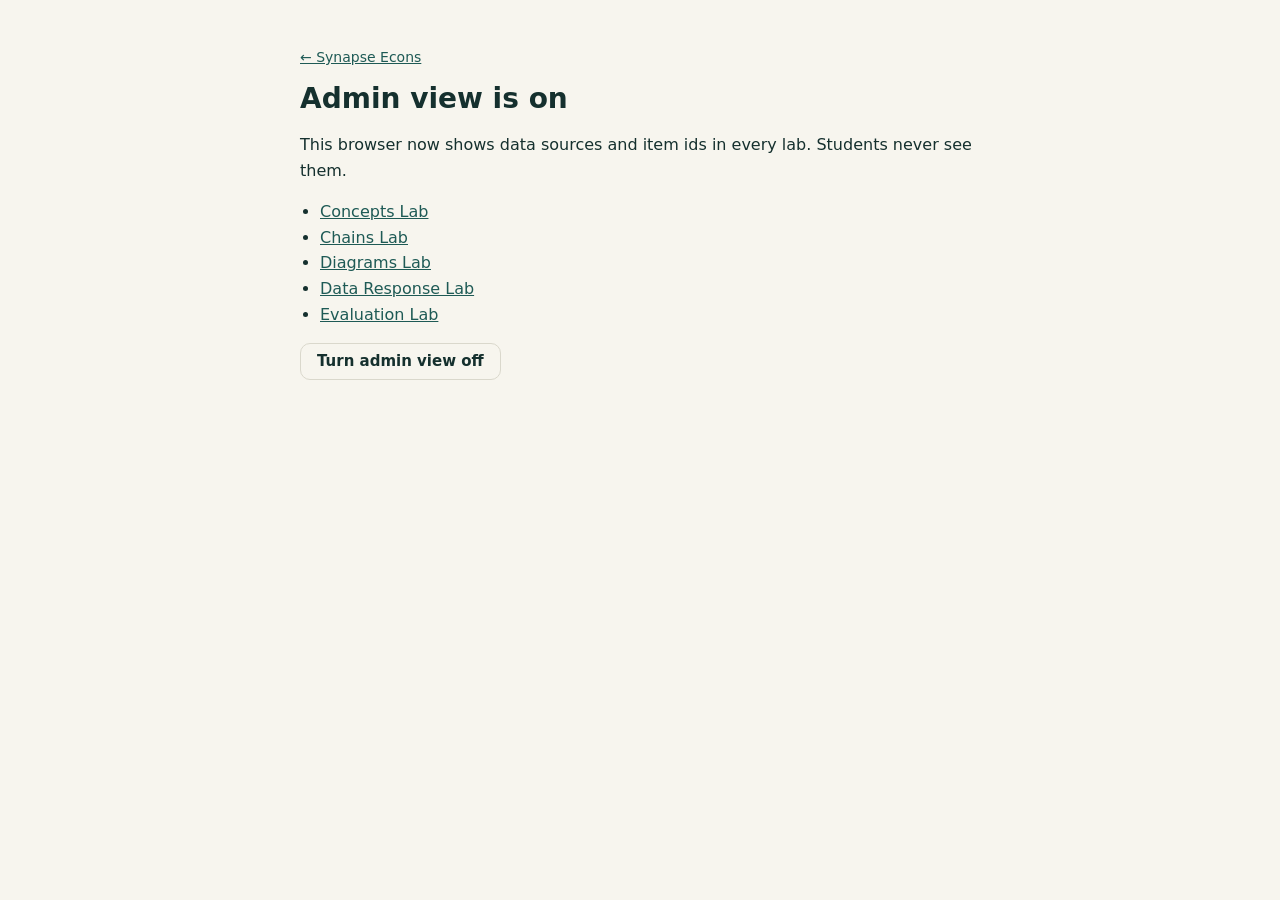
<file: synapsearchitect.html>
<!DOCTYPE html>
<html lang="en-SG">
<head>
<meta charset="UTF-8">
<meta name="viewport" content="width=device-width,initial-scale=1,viewport-fit=cover">
<title>Synapse Econs · Admin view</title>
<meta name="robots" content="noindex">
<link rel="icon" href="favicon.svg" type="image/svg+xml">
<style>
:root{--bg:#f7f5ee;--ink:#15302e;--mut:#5b6b68;--line:#dad8cc;--acc:#1e5a55}
@media (prefers-color-scheme:dark){:root{--bg:#0f1715;--ink:#e6eeea;--mut:#98a9a4;--line:#2a3834;--acc:#7fc3b8}}
body{margin:0;background:var(--bg);color:var(--ink);font:16px/1.6 Inter,system-ui,sans-serif}
main{max-width:680px;margin:0 auto;padding:32px 16px 64px}
h1{font:800 28px/1.2 system-ui,sans-serif;margin:0 0 4px}
.mut{color:var(--mut);font-size:14px}
a{color:var(--acc)} ul{padding-left:20px}
button{font:600 15px/1 system-ui,sans-serif;padding:10px 16px;border-radius:10px;border:1px solid var(--line);background:transparent;color:var(--ink);cursor:pointer}
</style>
</head>
<body>
<main>
<p class="mut"><a href="index.html">← Synapse Econs</a></p>
<h1 id="h">Admin view is on</h1>
<p id="msg">This browser now shows data sources and item ids in every lab. Students never see them.</p>
<ul>
<li><a href="concepts.html">Concepts Lab</a></li>
<li><a href="chains.html">Chains Lab</a></li>
<li><a href="shifts.html">Diagrams Lab</a></li>
<li><a href="data.html">Data Response Lab</a></li>
<li><a href="evaluate.html">Evaluation Lab</a></li>
</ul>
<p><button id="off">Turn admin view off</button></p>
</main>
<script>
/* visiting /synapsearchitect switches the labs' admin view on for this browser (labs read the same key) */
const K='synapse-architect',set=on=>{try{on?localStorage.setItem(K,'1'):localStorage.removeItem(K)}catch(e){}};
set(true);
document.getElementById('off').onclick=()=>{set(false);document.getElementById('h').textContent='Admin view is off';document.getElementById('msg').textContent='This browser now sees the student view. Visit /synapsearchitect again to turn it back on.';document.getElementById('off').hidden=true};
</script>
</body>
</html>
</file>
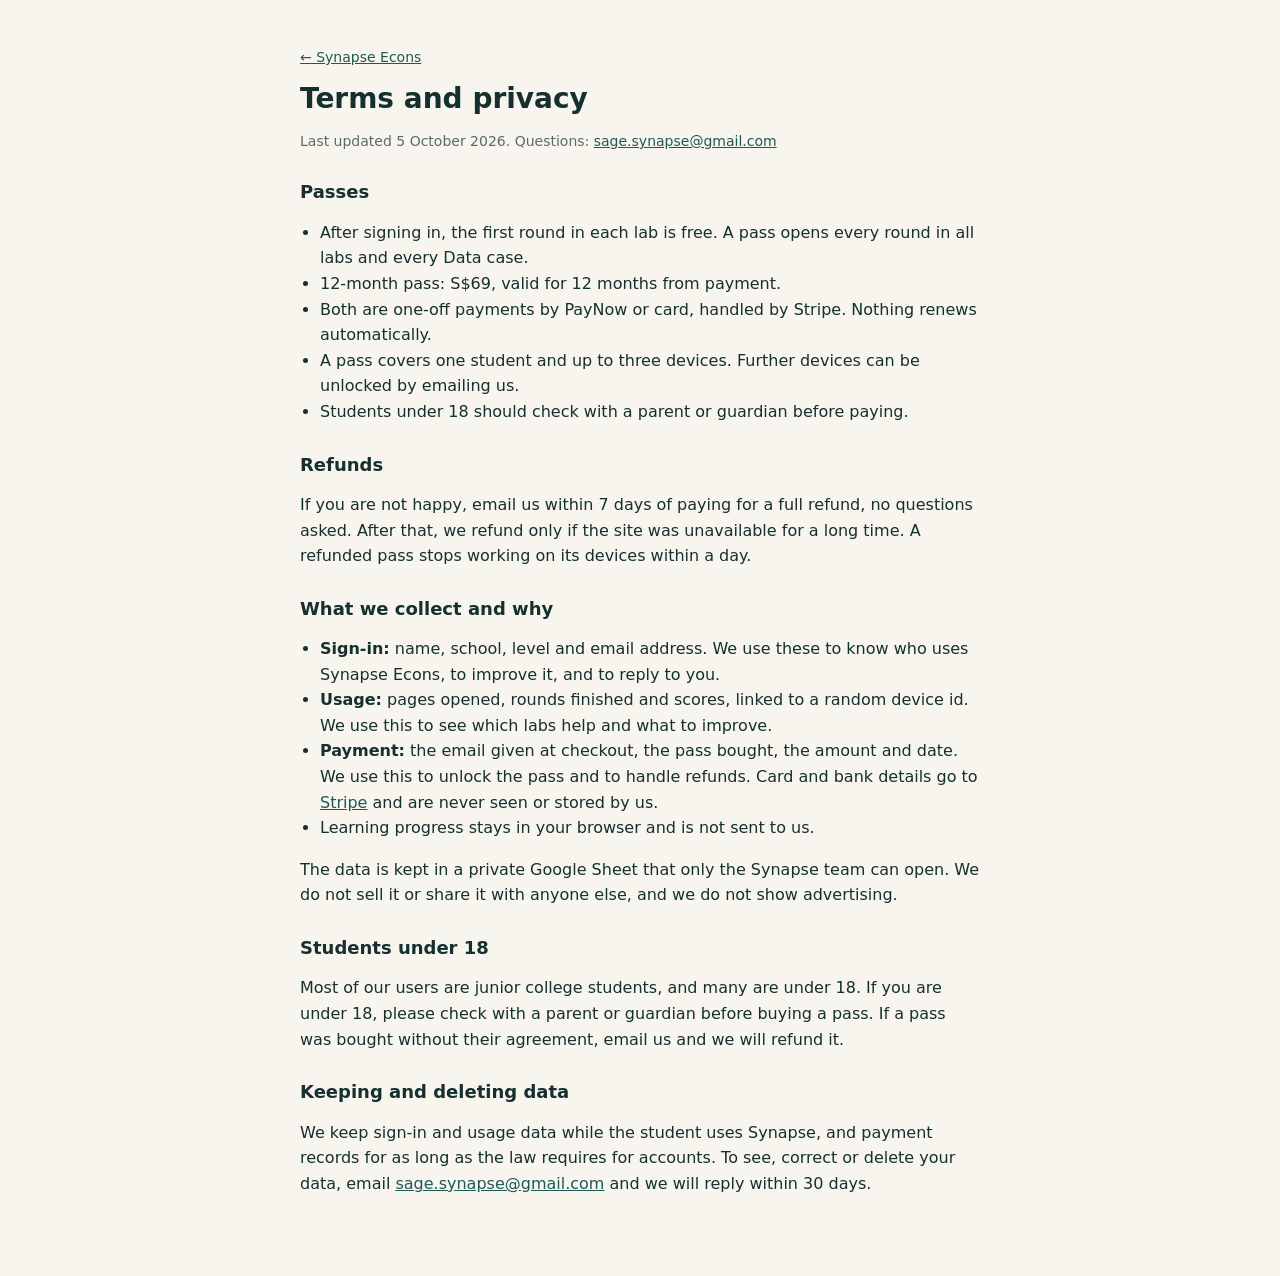
<file: terms.html>
<!DOCTYPE html>
<html lang="en-SG">
<head>
<meta charset="UTF-8">
<meta name="viewport" content="width=device-width,initial-scale=1,viewport-fit=cover">
<title>Synapse Econs · Terms and privacy</title>
<meta name="robots" content="noindex">
<link rel="icon" href="favicon.svg" type="image/svg+xml">
<style>
:root{--bg:#f7f5ee;--ink:#15302e;--mut:#5b6b68;--line:#dad8cc;--acc:#1e5a55}
@media (prefers-color-scheme:dark){:root{--bg:#0f1715;--ink:#e6eeea;--mut:#98a9a4;--line:#2a3834;--acc:#7fc3b8}}
body{margin:0;background:var(--bg);color:var(--ink);font:16px/1.6 Inter,system-ui,sans-serif}
main{max-width:680px;margin:0 auto;padding:32px 16px 64px}
h1{font:800 28px/1.2 system-ui,sans-serif;margin:0 0 4px}
h2{font:700 18px/1.3 system-ui,sans-serif;margin:28px 0 6px}
p,li{color:var(--ink)} .mut{color:var(--mut);font-size:14px}
a{color:var(--acc)} ul{padding-left:20px}
</style>
</head>
<body>
<main>
<p class="mut"><a href="/">← Synapse Econs</a></p>
<h1>Terms and privacy</h1>
<p class="mut">Last updated 5 October 2026. Questions: <a href="mailto:sage.synapse@gmail.com">sage.synapse@gmail.com</a></p>

<h2>Passes</h2>
<ul>
<li>After signing in, the first round in each lab is free. A pass opens every round in all labs and every Data case.</li>
<li>12-month pass: S$69, valid for 12 months from payment.</li>
<li>Both are one-off payments by PayNow or card, handled by Stripe. Nothing renews automatically.</li>
<li>A pass covers one student and up to three devices. Further devices can be unlocked by emailing us.</li>
<li>Students under 18 should check with a parent or guardian before paying.</li>
</ul>

<h2>Refunds</h2>
<p>If you are not happy, email us within 7 days of paying for a full refund, no questions asked. After that, we refund only if the site was unavailable for a long time. A refunded pass stops working on its devices within a day.</p>

<h2>What we collect and why</h2>
<ul>
<li><b>Sign-in:</b> name, school, level and email address. We use these to know who uses Synapse Econs, to improve it, and to reply to you.</li>
<li><b>Usage:</b> pages opened, rounds finished and scores, linked to a random device id. We use this to see which labs help and what to improve.</li>
<li><b>Payment:</b> the email given at checkout, the pass bought, the amount and date. We use this to unlock the pass and to handle refunds. Card and bank details go to <a href="https://stripe.com/en-sg/privacy" target="_blank" rel="noopener">Stripe</a> and are never seen or stored by us.</li>
<li>Learning progress stays in your browser and is not sent to us.</li>
</ul>
<p>The data is kept in a private Google Sheet that only the Synapse team can open. We do not sell it or share it with anyone else, and we do not show advertising.</p>

<h2>Students under 18</h2>
<p>Most of our users are junior college students, and many are under 18. If you are under 18, please check with a parent or guardian before buying a pass. If a pass was bought without their agreement, email us and we will refund it.</p>

<h2>Keeping and deleting data</h2>
<p>We keep sign-in and usage data while the student uses Synapse, and payment records for as long as the law requires for accounts. To see, correct or delete your data, email <a href="mailto:sage.synapse@gmail.com">sage.synapse@gmail.com</a> and we will reply within 30 days.</p>
</main>
</body>
</html>
</file>
<file: assets/lab.css>
/* Synapse Econs shared lab styles (adapted from Synapse Tamil) */

#site-nav{
  position:sticky;top:0;z-index:100;
  background:rgba(13,27,42,0.92);
  backdrop-filter:blur(12px);
  -webkit-backdrop-filter:blur(12px);
  border-bottom:1px solid rgba(255,255,255,0.07);
  padding:0 20px;
  display:flex;align-items:center;gap:0;
  height:48px;
  font-family:'Inter',system-ui,sans-serif;
}
.nav-logo{
  font-size:15px;font-weight:700;color:#F5B800;
  text-decoration:none;letter-spacing:-0.01em;
  margin-right:auto;white-space:nowrap;
  font-family:'Inter',system-ui,sans-serif;
}
.nav-links{display:flex;gap:2px;overflow-x:auto;scrollbar-width:none}
.nav-links::-webkit-scrollbar{display:none}
.nav-links a{
  font-size:12px;font-weight:600;
  color:rgba(240,237,230,0.6);
  text-decoration:none;
  padding:6px 10px;border-radius:6px;
  white-space:nowrap;
  transition:color .15s,background .15s;
  letter-spacing:0.02em;
  font-family:'Inter',system-ui,sans-serif;
}
.nav-links a:hover{color:#F0EDE6;background:rgba(255,255,255,0.08)}
.nav-links a.active{color:#F5B800;background:rgba(245,184,0,0.1)}
@media(max-width:480px){
  .nav-logo{font-size:13px;margin-right:12px}
  .nav-links a{font-size:11px;padding:5px 8px}
}
/* Override nav bg for light pages */
body.light-nav #site-nav{
  background:rgba(250,247,240,0.95);
  border-bottom:1px solid #DDD8CF;
}
body.light-nav .nav-logo{color:#A8741A}
body.light-nav .nav-links a{color:rgba(21,48,46,0.5)}
body.light-nav .nav-links a:hover{color:#15302E;background:rgba(0,0,0,0.05)}
body.light-nav .nav-links a.active{color:#A8741A;background:rgba(168,116,26,0.1)}


:root{
  --bg:#F7F6F1; --surface:#FFFFFF; --sunk:#EEEDE5; --ink:#15302E; --muted:#5B6B68; --line:#DAD8CC;
  --accent:#A8741A; --accent-soft:#F3E6C8; --teal:#1E5A55; --teal-soft:#DCE9E5;
  --good:#2C7A4B; --good-soft:#DDF0E3; --bad:#B03A33; --bad-soft:#F8E1DE; --onacc:#FFFFFF;
  --display:"Catamaran",system-ui,sans-serif;
  --body:"Inter",system-ui,sans-serif;
  --mono:"IBM Plex Mono",ui-monospace,monospace;
}
@media (prefers-color-scheme: dark){
  :root:not([data-theme="light"]){
    color-scheme:dark;
    --bg:#101816; --surface:#17221F; --sunk:#0C1311; --ink:#E6EEEA; --muted:#98A9A4; --line:#2A3834;
    --accent:#DDAA48; --accent-soft:#3A2F17; --teal:#7FC3B8; --teal-soft:#1D3431;
    --good:#6CCB90; --good-soft:#18331F; --bad:#EE8A80; --bad-soft:#3A1C19; --onacc:#1A1206;
  }
}
:root[data-theme="dark"]{
  color-scheme:dark;
  --bg:#101816; --surface:#17221F; --sunk:#0C1311; --ink:#E6EEEA; --muted:#98A9A4; --line:#2A3834;
  --accent:#DDAA48; --accent-soft:#3A2F17; --teal:#7FC3B8; --teal-soft:#1D3431;
  --good:#6CCB90; --good-soft:#18331F; --bad:#EE8A80; --bad-soft:#3A1C19; --onacc:#1A1206;
}
*{box-sizing:border-box}
body{background:var(--bg);color:var(--ink);font-family:var(--body);font-size:16px;line-height:1.6;margin:0}
.wrap{max-width:760px;margin:0 auto;padding-inline:16px;padding-block:28px 56px;display:flex;flex-direction:column;gap:24px}
.eyebrow{font-family:var(--mono);font-size:12px;letter-spacing:.08em;text-transform:uppercase;color:var(--accent)}
h1{font-family:var(--display);font-weight:800;font-size:clamp(30px,6vw,44px);line-height:1.15;margin:4px 0 6px;text-wrap:balance}
.lede{color:var(--muted);margin:0;max-width:60ch}
.lede b{color:var(--ink);font-weight:600}
.types{display:flex;flex-wrap:wrap;gap:6px;margin-top:12px}
.types span{font-family:var(--mono);font-size:12px;color:var(--muted);background:var(--sunk);padding:3px 9px;border-radius:6px}
.types b{color:var(--ink);font-weight:500}

.tabs{display:flex;gap:4px;border-bottom:1px solid var(--line);overflow-x:auto}
.tab{font:600 15px var(--display);background:none;border:0;color:var(--muted);padding:10px 14px;border-bottom:3px solid transparent;cursor:pointer;white-space:nowrap}
.tab[aria-selected="true"]{color:var(--ink);border-color:var(--accent)}
.tab small{font-family:var(--mono);font-weight:500;font-size:11px;margin-left:6px;opacity:.8}
button:focus-visible{outline:3px solid var(--accent);outline-offset:2px}

.levels{display:flex;gap:6px;flex-wrap:wrap;align-items:center}
.levels .lab{font-size:13px;color:var(--muted);margin-right:4px}
.lv{font:500 13px var(--mono);padding:5px 10px;border-radius:99px;border:1px solid var(--line);background:var(--surface);color:var(--muted);cursor:pointer}
.lv[aria-pressed="true"]{background:var(--teal);border-color:var(--teal);color:var(--bg)}
.meter{display:flex;align-items:center;gap:12px;font-size:14px;color:var(--muted)}
.bar{flex:1;height:8px;background:var(--sunk);border-radius:99px;overflow:hidden}
.bar i{display:block;height:100%;background:var(--teal);border-radius:99px;transition:width .4s}
.num{font-family:var(--mono);font-variant-numeric:tabular-nums;color:var(--ink)}

.card{background:var(--surface);border:1px solid var(--line);border-radius:14px;padding:22px;display:flex;flex-direction:column;gap:18px}
.chips{display:flex;gap:8px;flex-wrap:wrap;align-items:center}
.chip{font-family:var(--mono);font-size:12px;padding:3px 10px;border-radius:99px;background:var(--teal-soft);color:var(--teal)}
.chip.src{background:var(--accent-soft);color:var(--accent)}
.verse{font:600 22px/1.9 var(--display);margin:0}
.verse .l2{display:block}
.blank{display:inline-block;min-width:5em;border-bottom:2px solid var(--ink);text-align:center;padding:0 6px}
.blank.good{color:var(--good);border-color:var(--good)} .blank.bad{color:var(--bad);border-color:var(--bad)}
.meaning{font-size:15px;color:var(--muted);margin:0;border-left:3px solid var(--accent);padding-left:12px}
.meaning b{color:var(--ink);font-weight:600}
.opts{display:grid;grid-template-columns:1fr 1fr;gap:10px}
.opt{font:700 20px var(--display);padding:14px 8px;border-radius:12px;border:2px solid var(--line);background:var(--bg);color:var(--ink);cursor:pointer;display:flex;gap:10px;align-items:center;justify-content:center;transition:transform .12s,border-color .12s}
.opt .n{font:500 13px var(--mono);color:var(--muted)}
.opt:hover:not(:disabled){border-color:var(--teal);transform:translateY(-1px)}
.opt.good{border-color:var(--good);background:var(--good-soft)} .opt.bad{border-color:var(--bad);background:var(--bad-soft)}
.opt:disabled{cursor:default}
.fb{border-radius:12px;padding:16px;display:flex;flex-direction:column;gap:10px}
.fb.good{background:var(--good-soft)} .fb.bad{background:var(--bad-soft)}
.fb h3{margin:0;font:700 17px var(--display)}
.fb.good h3{color:var(--good)} .fb.bad h3{color:var(--bad)}
.fb .full{font:600 18px/1.8 var(--display);margin:0}
.ask{font-size:14px;margin:0;font-weight:500}
.row{display:flex;gap:10px;flex-wrap:wrap;align-items:center}
.btn{font:600 15px var(--display);padding:10px 18px;border-radius:10px;border:1px solid var(--line);background:var(--surface);color:var(--ink);cursor:pointer}
.btn.primary{background:var(--teal);border-color:var(--teal);color:var(--bg)}
.btn.ghost{border-color:transparent;background:transparent;color:var(--muted);padding-inline:8px}
.hint{font-size:14px;color:var(--muted);margin:0}

/* build */
.slots{min-height:64px;border:2px dashed var(--line);border-radius:12px;padding:10px;display:flex;flex-wrap:wrap;gap:8px;align-content:flex-start}
.slots.good{border-style:solid;border-color:var(--good);background:var(--good-soft)}
.slots.bad{border-style:solid;border-color:var(--bad);background:var(--bad-soft)}
.brk{flex-basis:100%;height:0}
.tiles{display:flex;flex-wrap:wrap;gap:8px}
.tile{font:600 18px var(--display);padding:6px 12px;border-radius:8px;border:1px solid var(--line);background:var(--sunk);color:var(--ink);cursor:pointer}
.tile.placed{background:var(--surface);border-color:var(--teal)}
.tile.wrong{border-color:var(--bad);color:var(--bad)}
.tile:disabled{opacity:.25;cursor:default}

/* exam */
.paper{background:var(--surface);border:1px solid var(--line);border-radius:4px;padding:22px;display:flex;flex-direction:column;gap:20px}
.paperhead{display:flex;justify-content:space-between;gap:12px;flex-wrap:wrap;align-items:baseline;border-bottom:1px solid var(--line);padding-bottom:12px}
.paperhead h2{font:700 20px var(--display);margin:0}
.instr{font-size:14px;color:var(--muted);margin:0}
.q{display:grid;grid-template-columns:44px 1fr;gap:10px}
.qn{font-family:var(--mono);font-size:14px;padding-top:4px;color:var(--muted)}
.q .verse{font-size:18px}
.qopts{display:grid;grid-template-columns:repeat(2,minmax(0,1fr));gap:4px 16px;margin-top:6px}
.qopts label{display:flex;gap:8px;align-items:center;font-size:16px;cursor:pointer;padding:3px 6px;border-radius:6px}
.qopts label.good{background:var(--good-soft);color:var(--good)} .qopts label.bad{background:var(--bad-soft);color:var(--bad)}
.qopts input{accent-color:var(--teal)}
.res{font-size:14px;margin-top:6px;color:var(--muted)}
.score{font:800 34px var(--display);color:var(--teal)}
.score small{font:500 14px var(--body);color:var(--muted);margin-left:8px}

/* book */
.lvhead{font:700 18px var(--display);margin:8px 0 0;display:flex;gap:10px;align-items:baseline}
.lvhead span{font:500 12px var(--mono);color:var(--muted)}
.entry{display:grid;grid-template-columns:auto 1fr;gap:2px 12px;padding:10px 0;border-bottom:1px solid var(--line)}
.entry .t{font:500 11px var(--mono);color:var(--accent);padding-top:6px;min-width:5.5em}
.entry .v{font:600 18px/1.7 var(--display);margin:0;cursor:default}
.entry .m{grid-column:2;font-size:14px;color:var(--muted)}
.entry .tested{color:var(--accent);font-weight:500;font-family:var(--mono);font-size:12px}
body.cover .entry .v{filter:blur(7px);cursor:pointer;user-select:none}
body.cover .entry .v.show{filter:none}
.psel{font:500 15px var(--body);padding:8px 10px;border-radius:10px;border:1px solid var(--line);background:var(--surface);color:var(--ink);max-width:100%}
.topbox{background:var(--accent-soft);border-radius:12px;padding:6px 14px 10px;margin-bottom:10px}
.topbox .entry{border-color:var(--line)}
.why{font-size:14px;color:var(--muted);border-top:1px solid var(--line);padding-top:16px}
.why h3{font:700 15px var(--display);color:var(--ink);margin:0 0 6px}
.why ul{margin:0;padding-left:18px;display:flex;flex-direction:column;gap:4px}
@media (max-width:520px){
  .card,.paper{padding:16px}
  .verse{font-size:19px}
  .opt{font-size:17px}
  .qopts{grid-template-columns:1fr}
}
@media (prefers-reduced-motion:reduce){*{transition:none!important}}

.opts4{display:grid;grid-template-columns:1fr 1fr;gap:10px}
.word{font:800 clamp(30px,8vw,40px)/1.2 var(--display);margin:0}
.syns{display:flex;flex-wrap:wrap;gap:6px}
.syn{font:600 16px var(--body);background:var(--surface);border:1px solid var(--line);border-radius:8px;padding:3px 10px}
.eng{font-size:14px;color:var(--muted)}
.seg2{display:inline-flex;border:1px solid var(--line);border-radius:10px;overflow:hidden}
.seg2 button{font:600 14px var(--display);padding:8px 14px;border:0;background:var(--surface);color:var(--muted);cursor:pointer}
.seg2 button[aria-pressed="true"]{background:var(--teal);color:var(--bg)}
.theme{display:flex;flex-direction:column;gap:8px;padding:14px 0;border-bottom:1px solid var(--line)}
.theme h3{font:700 18px var(--display);margin:0;display:flex;gap:10px;align-items:baseline}
.theme h3 span{font:500 12px var(--mono);color:var(--muted)}
.theme ul{margin:0;padding-left:18px;display:flex;flex-direction:column;gap:4px;font-size:16px}
.phrase{font:600 20px/1.6 var(--body);margin:0;border-left:3px solid var(--accent);padding-left:12px}
.vrow{display:grid;grid-template-columns:2.4em minmax(7em,auto) 1fr;gap:4px 12px;padding:8px 0;border-bottom:1px solid var(--line);align-items:baseline}
.vrow .n{font:500 12px var(--mono);color:var(--muted)}
.vrow .w{font:700 17px var(--display)}
.vrow .d{font-size:15px}
.vrow .d small{display:block;color:var(--muted);font-size:13px}
body.cover .vrow .d{filter:blur(6px);cursor:pointer}
body.cover .vrow .d.show{filter:none}
[hidden]{display:none!important}
@media (max-width:520px){.opts4{grid-template-columns:1fr}.vrow{grid-template-columns:2.2em 1fr}.vrow .d{grid-column:2}}

/* econs additions */
.prompt{font:600 19px/1.55 var(--body);margin:0}
.term{font:800 clamp(24px,6vw,32px)/1.25 var(--display);margin:0}
.def{font:500 16px/1.5 var(--body);text-align:left;justify-content:flex-start}
.opts4 .opt.def{font:500 15px/1.45 var(--body);padding:12px 14px}
.steps{display:flex;flex-direction:column;gap:8px}
.step{display:flex;gap:10px;align-items:flex-start;font-size:15px;line-height:1.5;padding:10px 12px;border-radius:10px;border:1px solid var(--line);background:var(--bg);color:var(--ink);text-align:left;cursor:pointer;font-family:var(--body)}
.step .k{font:500 12px var(--mono);color:var(--muted);min-width:1.6em;padding-top:2px}
.step.placed{border-color:var(--teal);background:var(--surface)}
.step.good{border-color:var(--good);background:var(--good-soft)}
.step.bad{border-color:var(--bad);background:var(--bad-soft)}
.step:disabled{cursor:default}
.pool .step:disabled{opacity:.25}
.diagram{width:100%;max-width:360px;height:auto;align-self:center}
.diagram text{font-family:var(--mono);font-size:11px;fill:var(--muted)}
.why b{color:var(--ink)}
.arch{font:500 11px var(--mono);color:var(--muted)}
@media (prefers-color-scheme: dark){
  :root:not([data-theme="light"]) body.light-nav #site-nav{background:rgba(13,27,42,0.92);border-bottom-color:rgba(255,255,255,0.07)}
  :root:not([data-theme="light"]) body.light-nav .nav-logo{color:#F5B800}
  :root:not([data-theme="light"]) body.light-nav .nav-links a{color:rgba(240,237,230,0.6)}
  :root:not([data-theme="light"]) body.light-nav .nav-links a.active{color:#F5B800;background:rgba(245,184,0,0.1)}
}
/* data + evaluation labs */
.extract{font-size:15px;line-height:1.65;margin:0;background:var(--sunk);border-radius:10px;padding:14px 16px}
.extract b{font:600 12px var(--mono);letter-spacing:.06em;text-transform:uppercase;color:var(--accent);display:block;margin-bottom:6px}
table.dt{border-collapse:collapse;width:100%;font-size:14px;font-variant-numeric:tabular-nums}
table.dt caption{text-align:left;font-weight:600;margin-bottom:6px;font-size:14px}
table.dt th,table.dt td{padding:6px 8px;border-bottom:1px solid var(--line);text-align:right}
table.dt th:first-child,table.dt td:first-child{text-align:left}
table.dt th{font-weight:600;color:var(--muted);font-size:13px}
.tblwrap{overflow-x:auto}
.srcnote{font-size:12px;color:var(--muted);margin:0}
.chart{width:100%;height:auto}
.chart text{font-family:var(--mono);font-size:10px;fill:var(--muted)}
.qbox{border-top:1px solid var(--line);padding-top:16px;display:flex;flex-direction:column;gap:12px}
.qhead{display:flex;justify-content:space-between;gap:10px;align-items:baseline}
.qhead b{font:700 15px var(--display)}
.qhead span{font:500 12px var(--mono);color:var(--muted)}
textarea.ans{font:15px/1.5 var(--body);width:100%;min-height:110px;padding:10px 12px;border-radius:10px;border:1px solid var(--line);background:var(--bg);color:var(--ink);resize:vertical}
.pts{display:flex;flex-direction:column;gap:8px;margin:0;padding:0;list-style:none}
.pts label{display:flex;gap:10px;align-items:flex-start;font-size:15px;line-height:1.5;cursor:pointer}
.pts input{margin-top:4px;accent-color:var(--teal);width:18px;height:18px;flex:none}
.tag{font:500 11px var(--mono);padding:2px 8px;border-radius:99px;background:var(--accent-soft);color:var(--accent)}
.opts1{display:grid;grid-template-columns:1fr;gap:10px}
</file>
